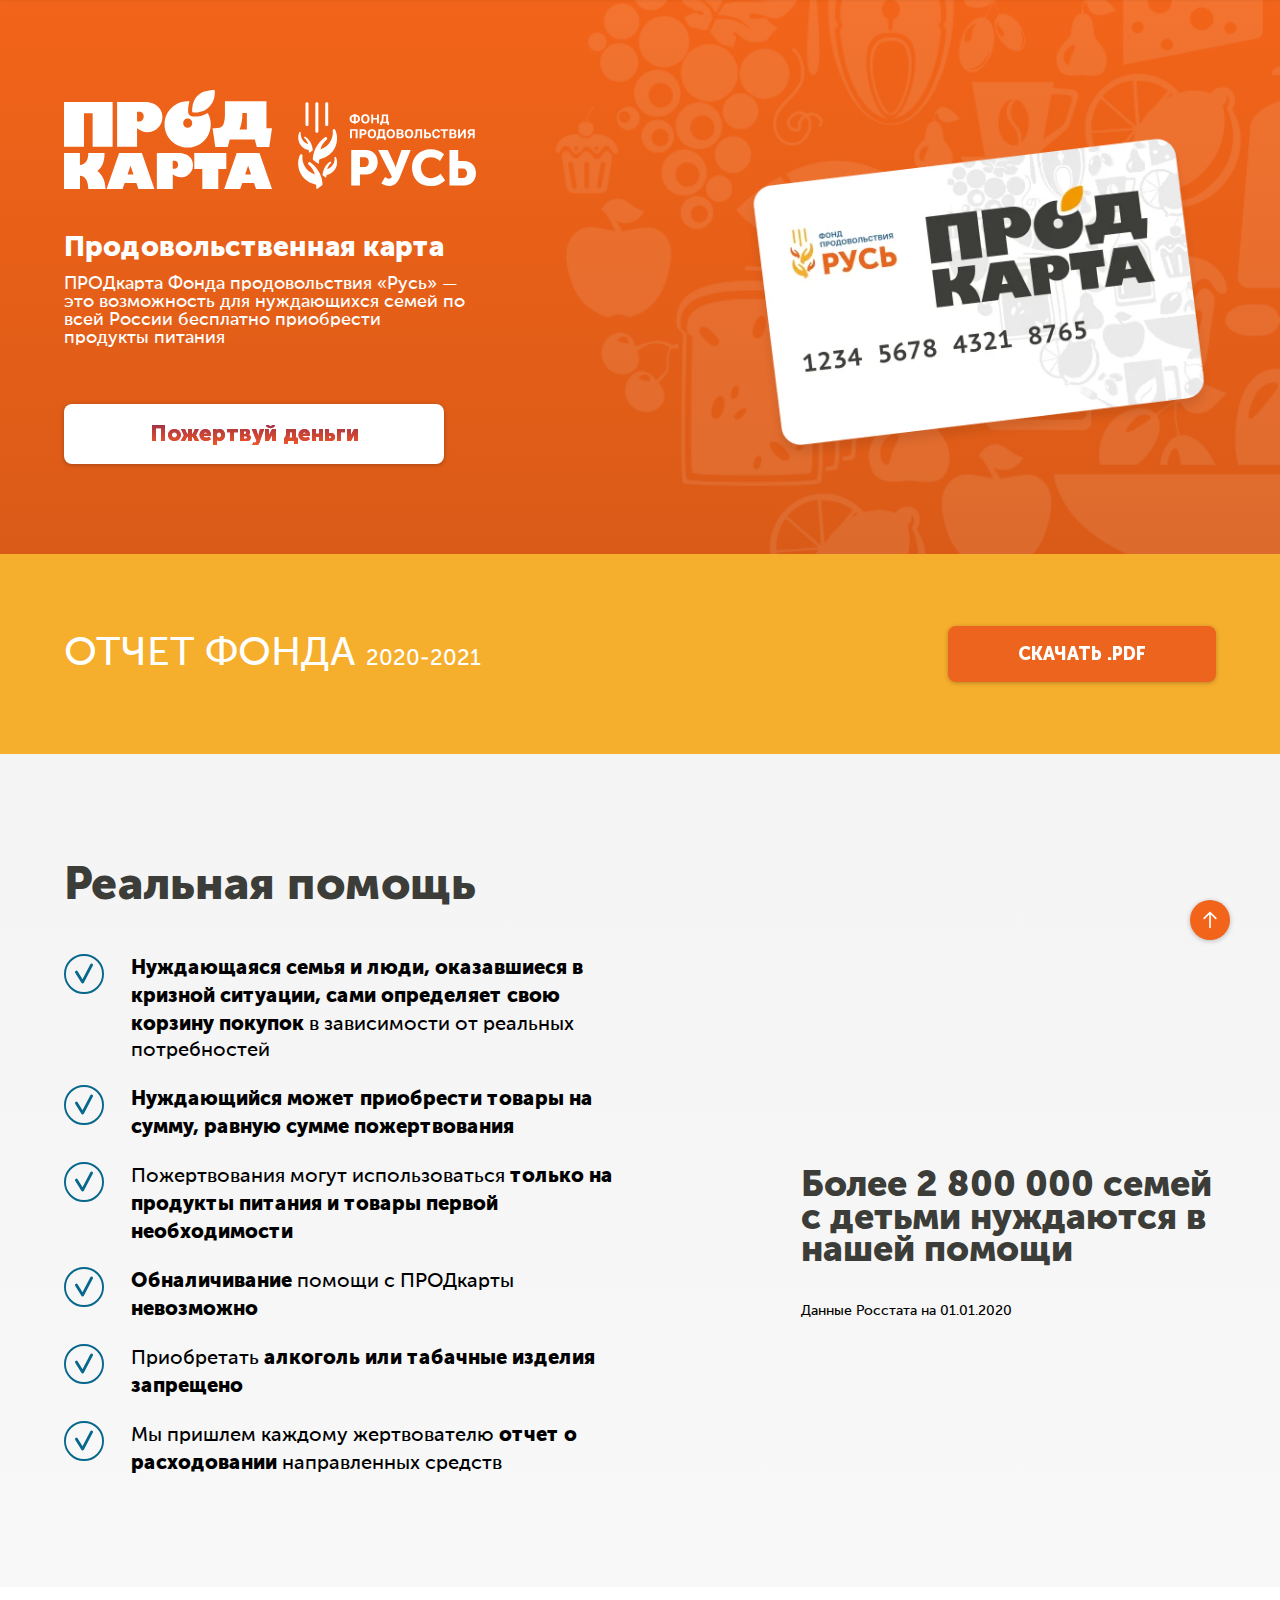
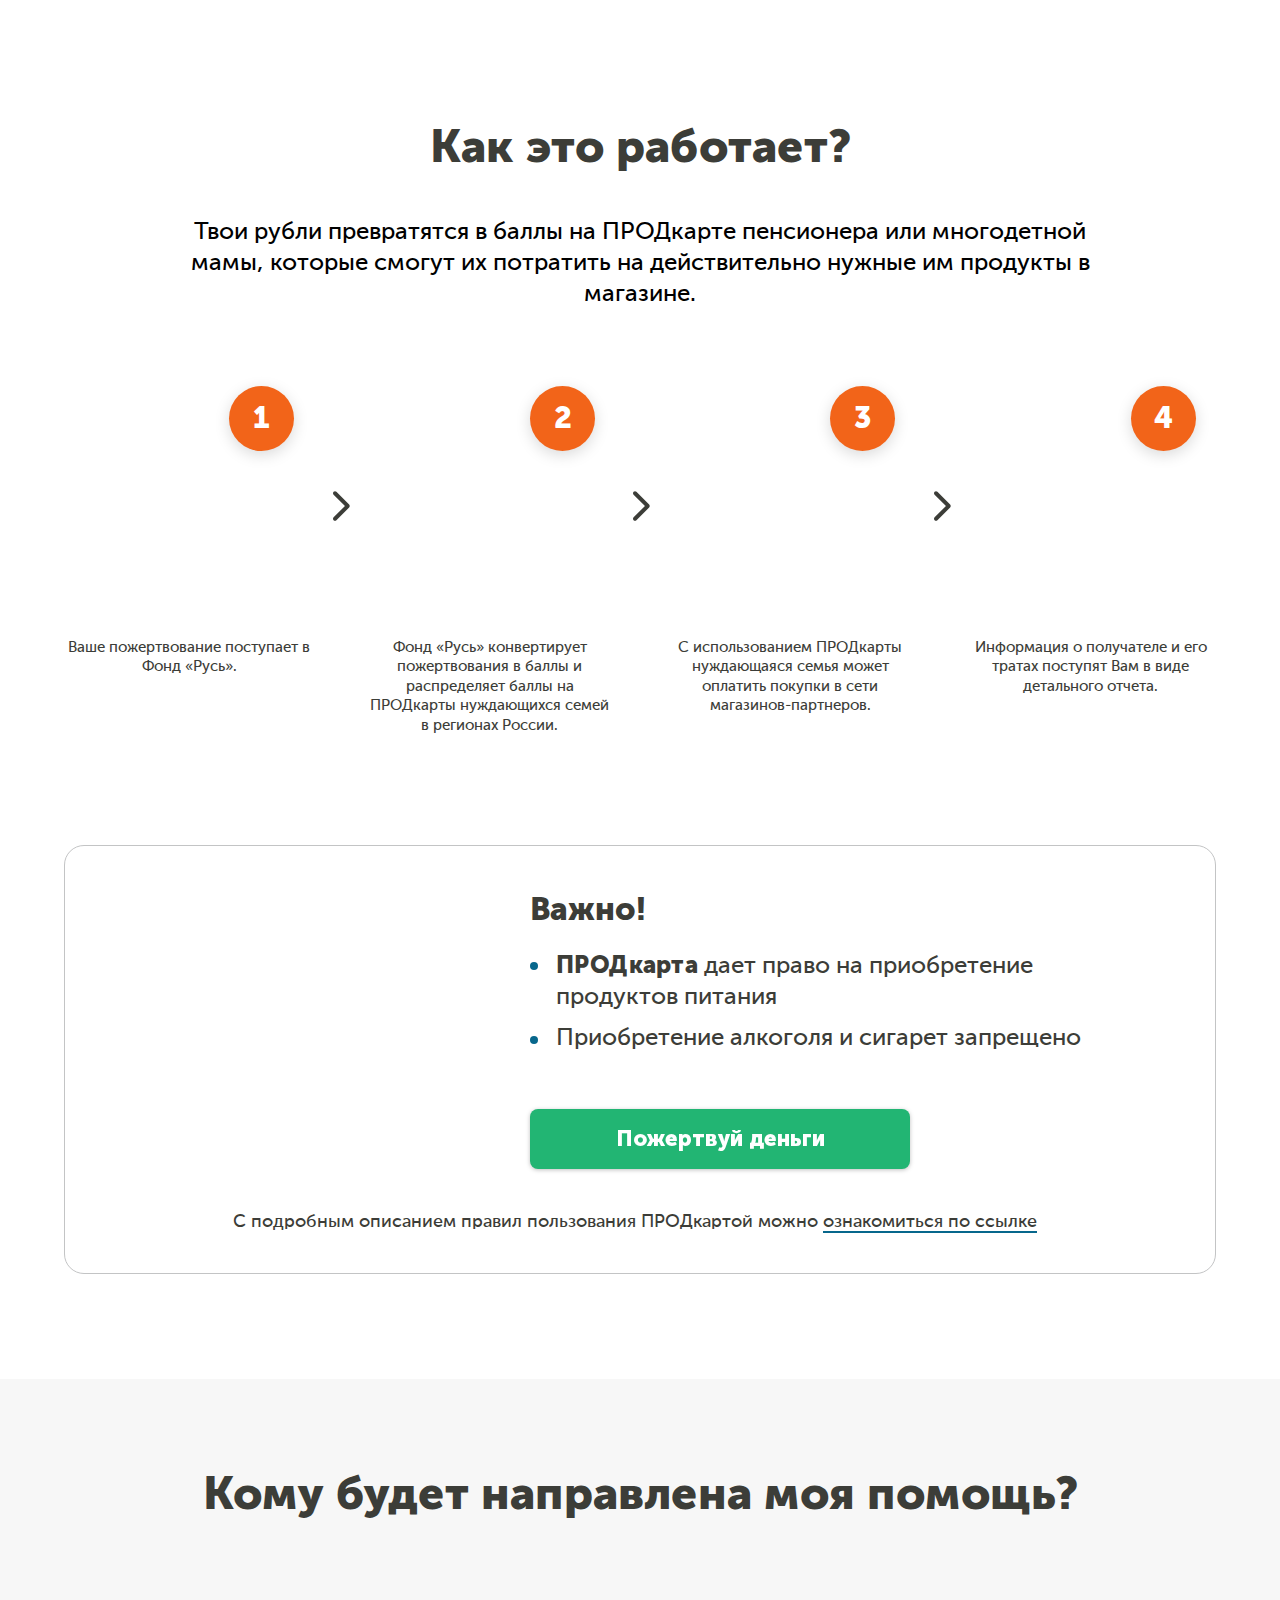
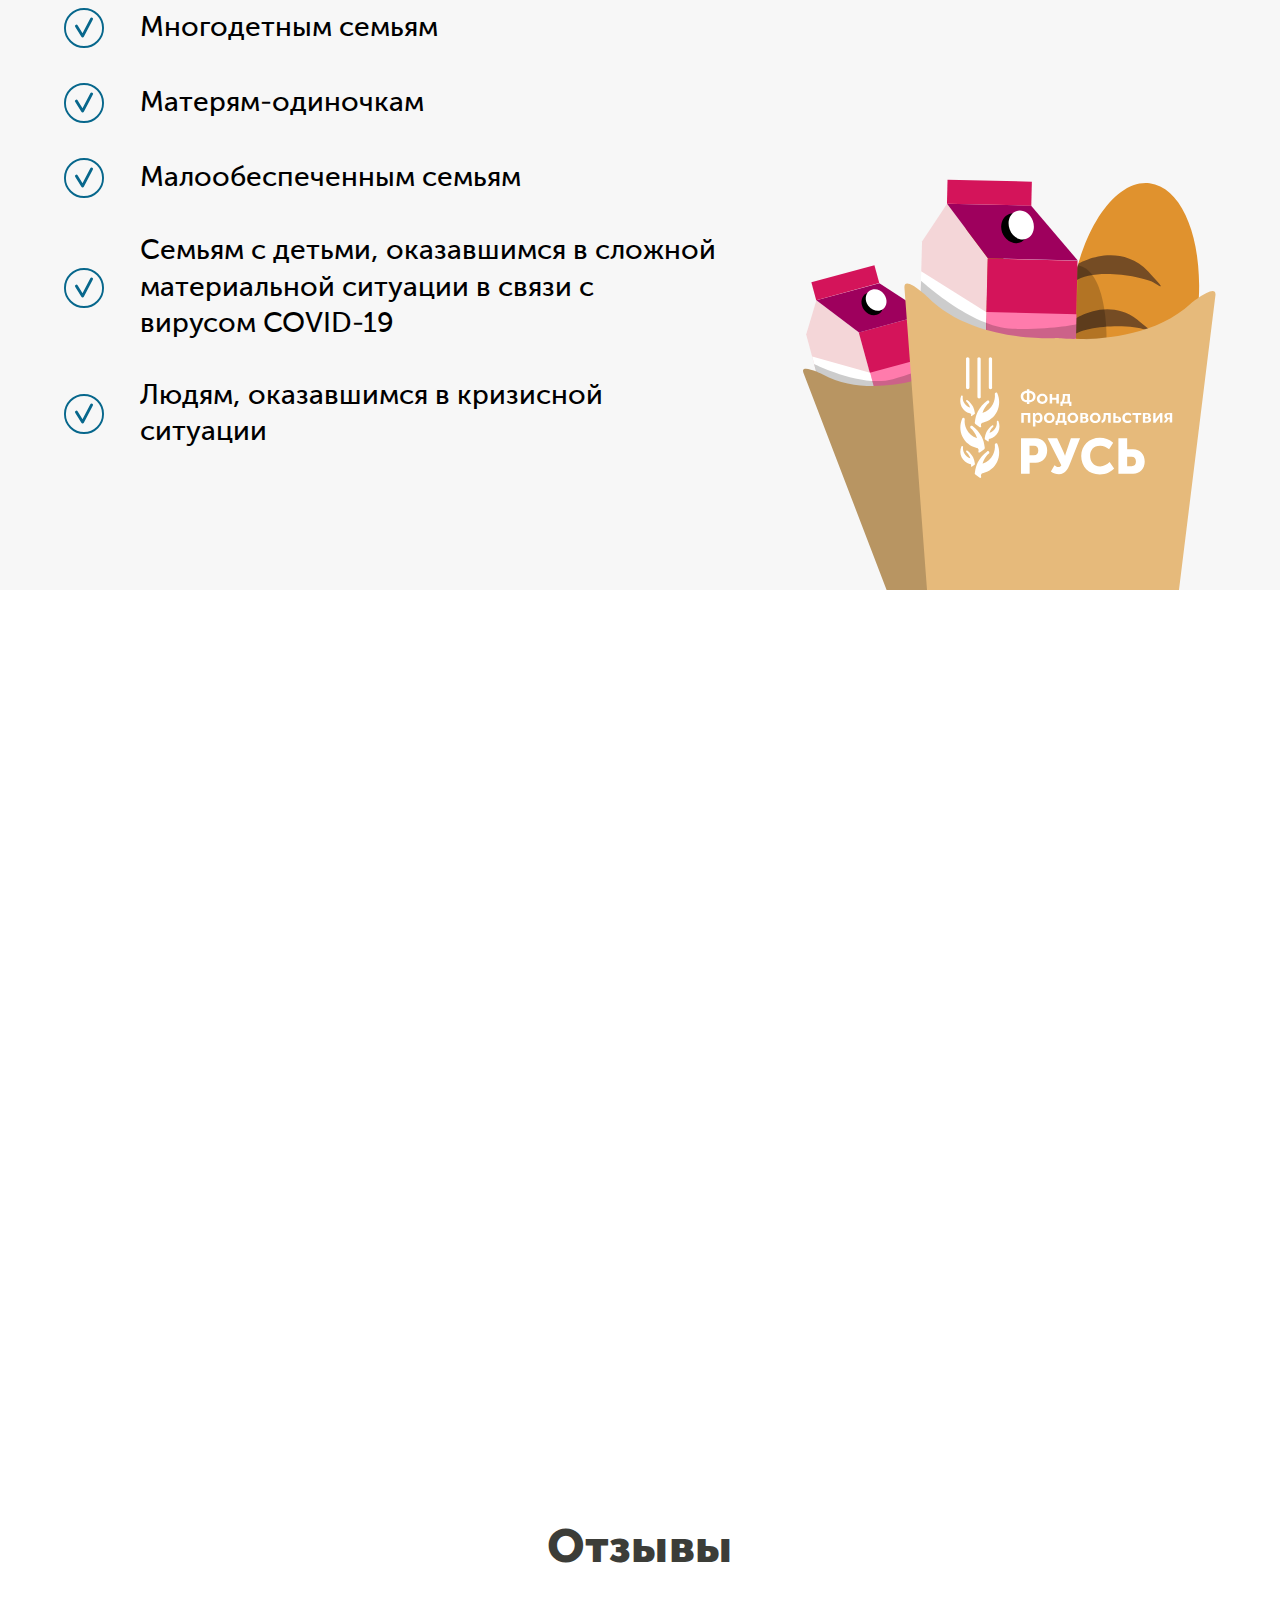
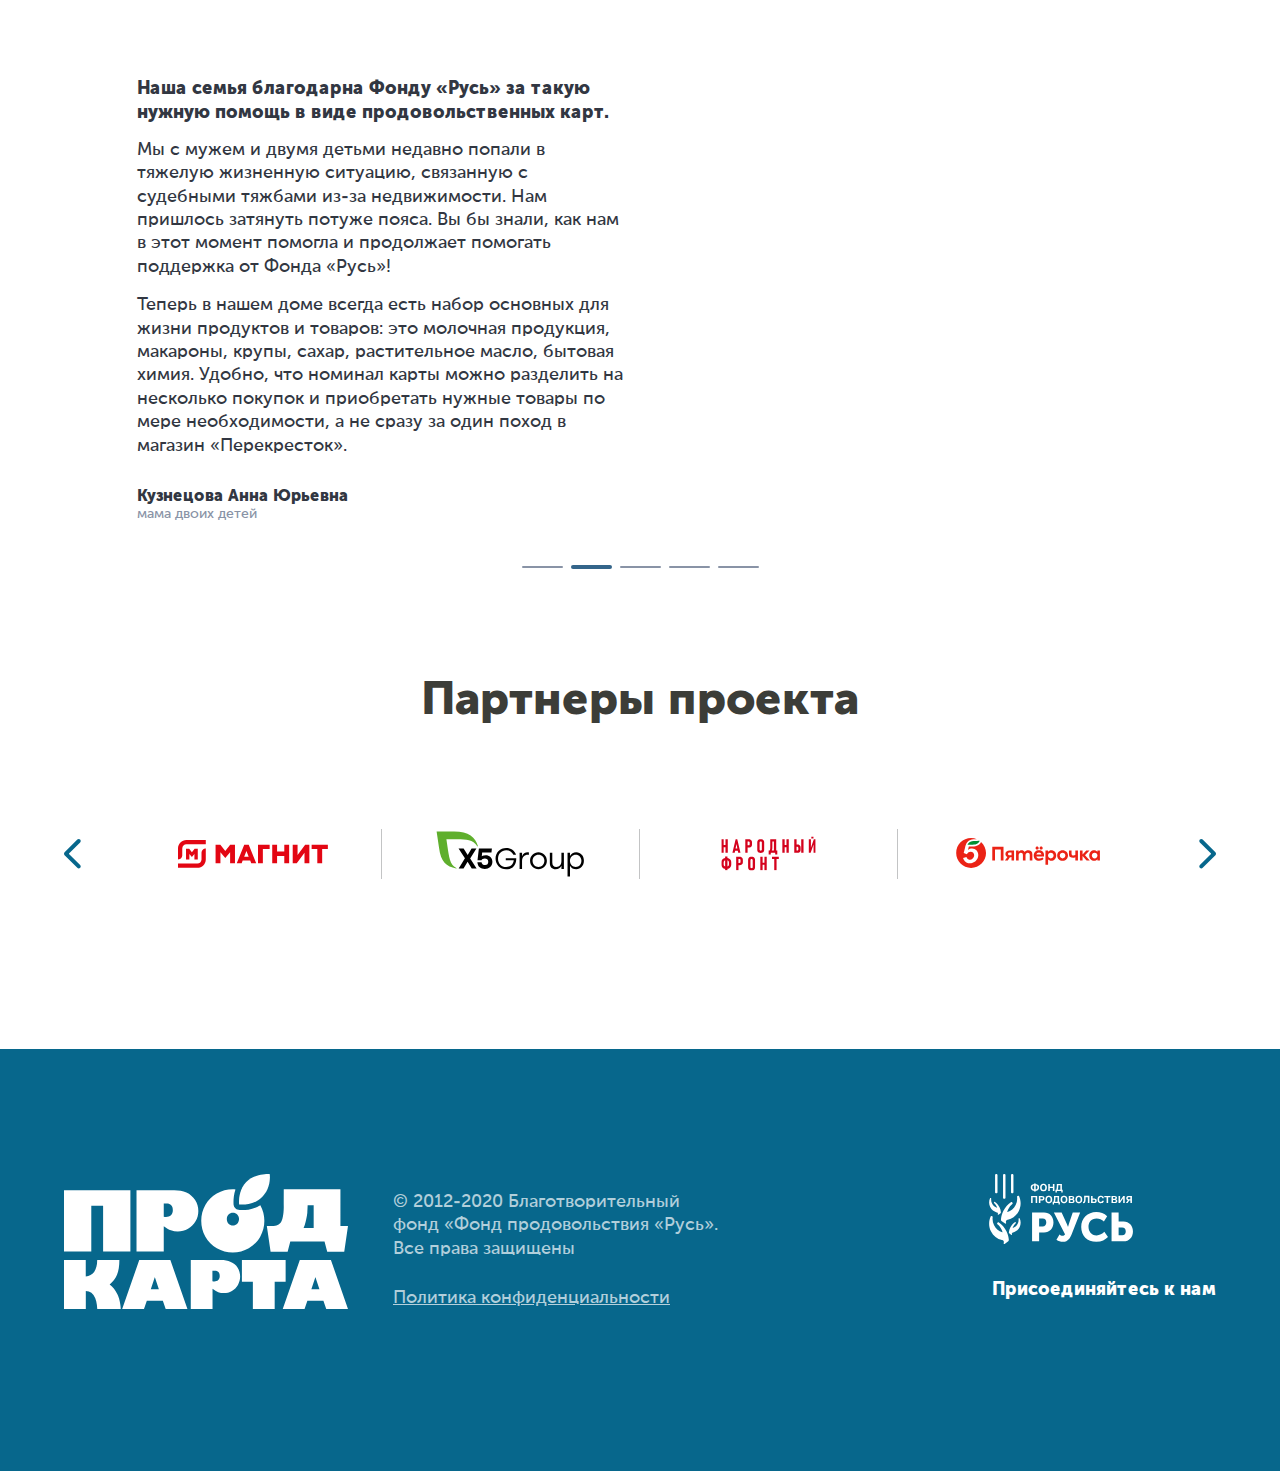
<file: ProdKarta/index.html>
<!DOCTYPE html><html lang="ru"><head><meta charset="UTF-8"><meta http-equiv="X-UA-Compatible" content="IE=edge"><meta name="viewport" content="width=device-width,initial-scale=1"><link rel="preload" as="style" href="assets/b88d04fba731603756b1.css"><link rel="stylesheet" href="assets/b88d04fba731603756b1.css" media="print" onload='this.media="all"'><title>ProdKarta</title><script defer="defer" src="./js/517.94bf00ecbb1c61f2de5c.js"></script><script defer="defer" src="./js/main.7685f39cfe9ef6a49009.js"></script><link href="./css/517.af72a1e510e4a6a63b93.css" rel="stylesheet"><link href="./css/main.ab07437b49084741dcfb.css" rel="stylesheet"></head><body><header class="header"><nav class="header__nav"><div class="header__container wrapper"><div class="header__left"><a href="index.html" class="header__home-link"><img width="83" height="39" src="assets/03b23aea977fba9daa8e.svg" alt="logo" class="header__image"> </a><a href="form.html" class="btn btn-organge-2">Пожертвуй деньги</a></div><div class="header__right"><ul class="header__list"><li class="header__link"><a href="rules.html" class="header__item">Правила</a></li><li class="header__link"><a href="#" class="header__item">О фонде</a></li><li class="header__link"><a href="#" class="header__item">Контакты</a></li></ul><span class="header__request">Присоединяйтесь к нам</span><div class="header__socials"><a target="_blank" href="https://vk.com/foodbankrus" class="header__social"><img width="32" height="32" src="assets/521b717f10f9e748660d.svg" alt="vk" class="header__socials-image"> </a><a target="_blank" href="https://ok.ru/group/52195138535626" class="header__social"><img width="32" height="32" src="assets/689932f1659d53c7e0d2.svg" alt="ok" class="header__socials-image"> </a><a target="_blank" href="https://t.me/foodbankrus" class="header__social"><img width="32" height="32" src="assets/8e26179597b099fa2851.svg" alt="tg" class="header__socials-image"></a></div></div><div class="header__burger"><span class="header__burger-icon"></span></div></div></nav><div class="header__wrapper wrapper"><div class="header__logo-container"><img width="208" height="99" src="assets/959f6f0ce204655c72c6.svg" alt="LOGO" class="header__logo"> <img width="178" height="87" src="assets/61a5f8a99c5215a2ab37.svg" alt="sublogo" class="header__sublogo"></div><div class="header__contain"><h1 class="header__title">Продовольственная карта</h1><p class="header__subtitle">ПРОДкарта Фонда продовольствия «Русь» — это возможность для нуждающихся семей по всей России бесплатно приобрести продукты питания</p><a href="form.html" class="btn btn-primary"><span>Пожертвуй деньги</span></a></div><picture><source width="474" height="329" srcset="assets/3bff069d0759e832fdf8.webp, assets/d6560587335ec1f6414f.webp 2x" type="image/webp"><img data-aos="fade-down" width="474" height="329" src="assets/78af78cbcad7e825a0d9.png" srcset="assets/a626e975c950a8761ffc.png 2x" alt="cart" class="header__cart"></picture></div><div class="header__block"><div class="header__block-wrapper wrapper"><h2 class="header__report">ОТЧЕТ ФОНДА <span class="header__years">2020-2021</span></h2><a href="#" class="btn btn-orange">Скачать .pdf</a></div></div></header><main><section class="help"><div class="help__wrapper wrapper"><h2 class="help__title title">Реальная помощь</h2><div class="help__right"><div class="help__image-block"><img data-aos="fade-left" width="286" height="286" loading="lazy" src="assets/3b0e9cf7d1d2d871d518.svg" alt="family" class="help__image"><div data-aos="fade-left" data-aos-delay="300" class="help__block"><span class="help__num">2 800 000+</span> <span class="help__need">семей нуждаются в помощи</span></div></div><p class="help__children">Более 2 800 000 семей с детьми нуждаются в нашей помощи</p><span class="help__stats">Данные Росстата на 01.01.2020</span></div><ul class="help__list"><li class="help__link"><img width="40" height="40" loading="lazy" src="assets/4fa0d3bbaf491aaa019c.svg" alt="ok" class="help__ok"><p class="help__text"><span class="bold">Нуждающаяся семья и люди, оказавшиеся в кризной ситуации, сами определяет свою корзину покупок</span> в зависимости от реальных потребностей</p></li><li class="help__link"><img width="40" height="40" loading="lazy" src="assets/4fa0d3bbaf491aaa019c.svg" alt="ok" class="help__ok"><p class="help__text"><span class="bold">Нуждающийся может приобрести товары на сумму, равную сумме пожертвования</span></p></li><li class="help__link"><img width="40" height="40" loading="lazy" src="assets/4fa0d3bbaf491aaa019c.svg" alt="ok" class="help__ok"><p class="help__text">Пожертвования могут использоваться <span class="bold">только на продукты питания и товары первой необходимости</span></p></li><li class="help__link"><img width="40" height="40" loading="lazy" src="assets/4fa0d3bbaf491aaa019c.svg" alt="ok" class="help__ok"><p class="help__text"><span class="bold">Обналичивание</span> помощи с ПРОДкарты <span class="bold">невозможно</span></p></li><li class="help__link"><img width="40" height="40" loading="lazy" src="assets/4fa0d3bbaf491aaa019c.svg" alt="ok" class="help__ok"><p class="help__text">Приобретать <span class="bold">алкоголь или табачные изделия запрещено</span></p></li><li class="help__link"><img width="40" height="40" loading="lazy" src="assets/4fa0d3bbaf491aaa019c.svg" alt="ok" class="help__ok"><p class="help__text">Мы пришлем каждому жертвователю <span class="bold">отчет о расходовании </span>направленных средств</p></li></ul></div></section><section class="frame frame-mob wrapper"><div class="frame__container"></div></section><section class="work"><div class="work__wrapper wrapper"><h2 class="work__title title">Как это работает?</h2><p class="work__subtitle">Твои рубли превратятся в баллы на ПРОДкарте пенсионера или многодетной мамы, которые смогут их потратить на действительно нужные им продукты в магазине.</p><ul class="work__list"><li class="work__link"><div class="work__image-container"><img data-aos="fade-right" width="210" height="210" loading="lazy" src="assets/bb61ec033163e8e72a86.svg" alt="image-1" class="work__image"> <span class="work__num">1</span></div><p class="work__text">Ваше пожертвование поступает в Фонд «Русь».</p></li><li class="work__link"><div class="work__image-container"><picture><source width="210" height="210" loading="lazy" srcset="assets/070984460a17029c15bc.webp, assets/60aadff7d234c9c3e8f1.webp 2x" type="image/webp" class="work__image"><img data-aos="fade-right" data-aos-delay="150" width="210" height="210" loading="lazy" src="assets/847856f54c37707a744e.png" srcset="assets/fe182ada5e44ff5b0d65.png 2x" alt="image-2" class="work__image"></picture><span class="work__num">2</span></div><p class="work__text">Фонд «Русь» конвертирует пожертвования в баллы и распределяет баллы на ПРОДкарты нуждающихся семей в регионах России.</p></li><li class="work__link"><div class="work__image-container"><img data-aos="fade-right" data-aos-delay="300" width="210" height="210" loading="lazy" src="assets/2f0afe6995886f0dc031.svg" alt="image-3" class="work__image"> <span class="work__num">3</span></div><p class="work__text">С использованием ПРОДкарты нуждающаяся семья может оплатить покупки в сети магазинов-партнеров.</p></li><li class="work__link"><div class="work__image-container"><img data-aos="fade-right" data-aos-delay="500" width="210" height="210" loading="lazy" src="assets/97d7fa0984e1fe242a67.svg" alt="image-4" class="work__image"> <span class="work__num">4</span></div><p class="work__text">Информация о получателе и его тратах поступят Вам в виде детального отчета.</p></li></ul></div><div class="work__block wrapper"><div class="work__flex"><div class="work__left"><img data-aos="fade-right" width="257" height="256" src="assets/685d5731afaf78027ac5.svg" loading="lazy" alt="good" class="work__good"> <img data-aos="fade-right" data-aos-delay="200" width="257" height="256" src="assets/1957c68d2ca7cd7b6389.svg" loading="lazy" alt=" bad" class="work__bad"></div><div class="work__right"><h4 class="work__danger">Важно!</h4><ul class="work__danger-list"><li class="work__item"><span class="bold">ПРОДкарта</span> дает право на приобретение продуктов питания</li><li class="work__item">Приобретение алкоголя и сигарет запрещено</li></ul><a href="form.html" class="btn btn-secondary">Пожертвуй деньги</a></div></div><p class="work__description">С подробным описанием правил пользования ПРОДкартой можно <a href="rules.html" class="work__href">ознакомиться по ссылке</a></p></div></section><section class="who"><div class="who__wrpaper wrapper"><h3 class="who__title title">Кому будет направлена моя помощь?</h3><div class="who__flex"><ul class="who__list"><li class="who__link"><img width="40" height="40" loading="lazy" src="assets/4fa0d3bbaf491aaa019c.svg" alt="ok" class="who__ok"> <span class="who__text">Многодетным семьям</span></li><li class="who__link"><img width="40" height="40" loading="lazy" src="assets/4fa0d3bbaf491aaa019c.svg" alt="ok" class="who__ok"> <span class="who__text">Матерям-одиночкам</span></li><li class="who__link"><img width="40" height="40" loading="lazy" src="assets/4fa0d3bbaf491aaa019c.svg" alt="ok" class="who__ok"> <span class="who__text">Малообеспеченным семьям</span></li><li class="who__link"><img width="40" height="40" loading="lazy" src="assets/4fa0d3bbaf491aaa019c.svg" alt="ok" class="who__ok"> <span class="who__text">Семьям с детьми, оказавшимся в сложной материальной ситуации в связи с вирусом COVID-19</span></li><li class="who__link"><img width="40" height="40" loading="lazy" src="assets/4fa0d3bbaf491aaa019c.svg" alt="ok" class="who__ok"> <span class="who__text">Людям, оказавшимся в кризисной ситуации</span></li></ul><svg class="who__image" width="413px" height="442px" viewBox="0 0 413 442" version="1.1" xmlns="http://www.w3.org/2000/svg" xmlns:xlink="http://www.w3.org/1999/xlink"><g id="Page-1" stroke="none" stroke-width="1" fill="none" fill-rule="evenodd"><g id="icon" fill-rule="nonzero"><path d="M221.484,148.839 C230.291,201.913 215.923,248.525 189.041,253.14 C162.158,257.756 132.959,218.065 124.153,164.992 C115.346,111.918 129.714,65.3049 156.597,60.6898 C183.479,56.5362 212.678,95.7647 221.484,148.839 Z" id="Path" fill="#C67822"></path><path d="M121.835,136.839 C121.835,136.839 145.936,110.995 175.6,127.147 C185.333,133.147 194.139,137.301 183.479,134.532 C172.819,131.763 132.959,136.839 123.226,150.685 C122.762,151.146 120.445,143.3 121.835,136.839 Z" id="Path" fill="#754C24"></path><path d="M128.788,182.068 C128.788,182.068 148.254,154.838 177.917,165.915 C187.65,170.068 196.456,172.837 186.26,171.914 C176.063,170.53 138.984,180.683 131.568,194.99 C131.568,194.99 128.324,188.067 128.788,182.068 Z" id="Path" fill="#754C24"></path><g id="animate-1" transform="translate(3.182620, 97.245800)"><polygon id="Path" fill="#F4D6D8" points="72.30368 139.2812 52.83728 67.2852 10.19668 34.9792 0 69.1312 13.90458 120.8202"></polygon><polygon id="Path" fill="#D4145A" points="120.57638 48.7792 52.59958 67.2012 72.31678 139.3422 140.29338 120.9202"></polygon><polygon id="Path" fill="#FF7BAC" points="131.62638 89.1152 63.64988 107.5292 72.28808 139.1472 140.26538 120.7322"></polygon><polygon id="Path" fill="#9E005D" points="10.19678 34.9792 73.23078 17.9032 120.50638 48.8242 52.83738 67.2842"></polygon><polygon id="Path" fill="#D4145A" points="68.22998 0 5.17236 17.0882 10.04078 34.9012 73.09838 17.8122"></polygon><polygon id="Path" fill="#FFFFFF" points="63.96098 107.4362 6.02539 91.2832 13.90468 120.8202 72.30378 139.2802"></polygon><path d="M74.15748,32.6712 C77.86528,37.7482 77.86528,44.6702 73.23048,48.3622 C68.59558,51.5932 62.10678,50.2092 57.93548,44.6702 C54.22758,39.5942 54.22758,32.6712 58.86238,28.9792 C63.49728,25.7482 69.98608,27.1332 74.15748,32.6712 Z" id="Path" fill="#000000"></path><path d="M77.86548,28.9792 C81.57338,34.0552 81.10988,40.5172 76.93848,43.7472 C72.76708,46.9782 66.27838,45.5932 62.10698,40.5172 C58.39908,35.4402 58.86258,28.9792 63.03398,25.7482 C67.66878,22.5182 74.15758,23.9022 77.86548,28.9792 Z" id="Path" fill="#FFFFFF"></path><path d="M10.19728,107.4362 L7.87988,98.6672 C7.87988,98.6672 56.08228,122.6652 86.67238,113.8972 C117.72538,105.5892 133.48438,96.3592 133.48438,96.3592 L136.26538,106.9742 C136.26538,107.4362 63.96158,143.8952 10.19728,107.4362 Z" id="Path" fill="#000000" opacity="0.2"></path></g><path d="M217.776,152.993 C191.821,197.298 126.47,208.374 126.47,208.374 C126.47,208.374 64.8262,231.45 19.8682,206.528 C19.8682,206.528 -3.30607,194.99 0.401814,204.682 L88.9275,435.9 L181.624,410.978 L275.712,385.595 L234.462,141.916 C232.144,131.302 217.776,152.993 217.776,152.993 Z" id="Path" fill="#B89562"></path><path d="M162.622,196.836 C162.622,196.836 148.253,146.531 124.616,149.3 L139.911,204.681 C139.447,204.681 148.253,203.758 162.622,196.836 Z" id="Path" fill="#000000" opacity="0.2"></path><g id="animate-3" transform="translate(265.978000, 15.000001)"><path d="M128.385,131.763001 C120.043,200.067001 84.818,252.218001 50.056,248.064001 C14.832,243.910001 -6.489,184.837001 2.318,116.533001 C10.66,48.2292005 45.885,-3.92174948 80.647,0.231866517 C115.408,4.38548052 136.728,63.4591005 128.385,131.763001 Z" id="Path" fill="#E0922E"></path><path d="M9.733,80.5351005 C9.733,80.5351005 49.129,57.4595005 79.255,88.3808005 C88.989,99.4571005 98.258,107.764001 86.208,100.380001 C74.157,92.9959005 23.174,84.6887005 6.025,98.5341005 C5.561,98.5341005 6.025,87.9193005 9.733,80.5351005 Z" id="Path" fill="#754C24"></path><path d="M1.854,138.685001 C1.854,138.685001 35.688,112.379001 68.132,136.378001 C78.792,145.608001 88.526,151.608001 76.012,146.531001 C63.497,141.454001 14.832,140.531001 0,155.300001 C0.464,155.761001 -0.927,146.070001 1.854,138.685001 Z" id="Path" fill="#754C24"></path></g><g id="animate-2" transform="translate(117.199000, 11.686800)"><polygon id="Path" fill="#F4D6D8" points="65.352 174.5342 67.669 78.54 26.882 24.0815 1.854 61.9255 -7.10542736e-15 131.1522"></polygon><polygon id="Path" fill="#D4145A" points="67.461 78.8374 65.176 174.3422 155.065 176.4752 157.35 80.9705"></polygon><polygon id="Path" fill="#FF7BAC" points="66.494 132.3442 65.49 174.3292 155.38 176.4602 156.383 134.4752"></polygon><polygon id="Path" fill="#9E005D" points="26.882 24.0815 110.773 25.9276 157.585 80.8475 67.669 78.54"></polygon><polygon id="Path" fill="#D4145A" points="27.336 0 26.759 23.9914 111.088 26.0004 111.665 2.0089"></polygon><polygon id="Path" fill="#FFFFFF" points="66.279 132.5372 0.927 91.4622 -7.10542736e-15 131.1522 65.352 174.5342"></polygon><path d="M106.601,43.9267 C109.382,51.7724 106.601,60.0796 99.649,62.8487 C92.697,65.1562 85.281,61.0026 82.037,53.1569 C79.256,45.3112 82.037,37.004 88.989,34.2349 C95.941,31.9273 103.357,36.081 106.601,43.9267 Z" id="Path" fill="#000000"></path><path d="M112.627,41.1571 C115.408,48.5413 112.627,56.8486 106.138,59.1561 C99.649,61.4637 92.233,57.3101 89.452,49.4644 C86.672,42.0802 89.452,33.7729 95.941,31.4654 C102.43,29.1578 109.846,33.3114 112.627,41.1571 Z" id="Path" fill="#FFFFFF"></path><path d="M0.464,113.1532 L0.928,101.1542 C0.928,101.1542 51.447,147.7672 92.234,149.1512 C133.021,150.0742 156.195,144.5362 156.195,144.5362 L155.732,158.8432 C155.732,158.8432 53.301,177.3032 0.464,113.1532 Z" id="Path" fill="#000000" opacity="0.2"></path></g><path d="M387.875,135.455 C339.672,180.222 254.855,170.068 254.855,170.068 C254.855,170.068 170.964,176.068 124.615,128.994 C124.615,128.994 100.514,106.38 101.441,119.763 L125.079,436.361 L248.366,439.13 L373.507,441.899 L412.44,127.148 C413.83,114.225 387.875,135.455 387.875,135.455 Z" id="Path" fill="#E6BA7B"></path><path d="M217.879,270.296 L232.671,270.296 C239.608,270.296 244.19,275.4 244.19,282.467 C244.19,289.534 239.477,294.769 232.671,294.769 L226.649,294.769 L226.649,305.762 L218.01,305.762 L218.01,270.296 L217.879,270.296 Z M230.838,287.309 C233.849,287.309 235.289,285.215 235.289,282.467 C235.289,279.588 233.849,277.756 230.969,277.756 L226.518,277.756 L226.518,287.309 L230.838,287.309 Z" id="Shape" fill="#FFFFFF"></path><path d="M251.52,297.256 C252.436,298.041 253.745,299.088 255.447,299.088 C256.887,299.088 257.803,298.433 258.327,297.256 L244.583,270.297 L254.138,270.297 L260.029,282.991 C261.207,285.477 261.992,287.702 261.992,287.702 L262.123,287.702 C262.123,287.702 262.647,285.477 263.563,282.991 L267.883,270.166 L277.046,270.166 L266.574,296.732 C264.872,300.92 262.254,306.155 255.971,306.155 C252.829,306.155 250.342,305.239 247.855,303.537 L251.52,297.256 Z" id="Path" fill="#FFFFFF"></path><path d="M296.811,269.773 C301.524,269.773 306.629,271.344 310.163,274.746 L306.105,281.29 C303.88,279.327 300.346,277.626 297.204,277.626 C290.135,277.626 287.125,282.599 287.125,287.702 C287.125,292.937 290.266,298.434 297.204,298.434 C300.738,298.434 304.142,296.471 306.629,294.115 L311.079,300.528 C307.938,303.799 303.356,306.417 296.811,306.417 C285.423,306.417 278.224,298.565 278.224,287.964 C278.224,277.626 285.947,269.773 296.811,269.773 Z" id="Path" fill="#FFFFFF"></path><path d="M315.53,270.296 L324.169,270.296 L324.169,281.289 L330.191,281.289 C337.128,281.289 341.71,286.393 341.71,293.591 C341.71,300.789 336.997,305.762 330.191,305.762 L315.399,305.762 L315.399,270.296 L315.53,270.296 Z M328.62,298.302 C331.5,298.302 332.939,296.339 332.939,293.591 C332.939,290.712 331.5,288.749 328.489,288.749 L324.169,288.749 L324.169,298.302 L328.62,298.302 Z" id="Shape" fill="#FFFFFF"></path><path d="M181.751,270.035 C182.013,268.072 182.536,265.978 183.453,264.015 C184.762,261.398 186.856,259.042 189.081,257.472 C189.343,257.341 189.605,257.21 189.998,257.341 C190.39,257.602 190.521,257.995 190.39,258.518 C190.39,258.649 190.259,258.649 190.259,258.78 C189.081,259.827 188.034,261.136 187.249,262.706 C186.987,263.361 186.725,263.884 186.594,264.538 L186.463,264.8 L186.725,264.8 C189.212,263.884 191.438,262.183 192.747,259.565 C193.663,257.602 194.056,255.639 193.794,253.676 C193.794,253.545 193.794,253.284 193.925,253.153 C194.186,252.76 194.579,252.629 194.972,252.76 C195.103,252.891 195.234,252.891 195.365,253.022 C196.804,256.425 196.935,260.351 195.234,264.015 C193.532,267.418 190.521,269.773 187.118,270.689 C186.856,270.689 186.725,270.82 186.463,270.82 C186.202,270.951 186.071,271.082 185.809,271.344 L185.809,271.475 C185.678,271.605 185.678,271.867 185.678,271.998 C185.678,271.998 185.678,272.521 185.809,272.914 L185.809,273.045 C185.809,273.307 185.547,273.568 185.285,273.568 C185.154,273.568 185.023,273.568 185.023,273.438 L182.144,271.475 C181.882,271.344 181.751,271.082 181.751,270.689 C181.751,270.689 181.751,270.166 181.751,270.035 Z" id="Path" fill="#FFFFFF"></path><path d="M181.62,278.803 C181.228,275.4 180.311,271.998 178.74,268.857 C176.515,264.408 173.112,260.612 169.447,257.995 C169.054,257.733 168.53,257.602 168.007,257.864 C167.352,258.257 167.09,259.042 167.352,259.827 C167.352,259.958 167.483,260.089 167.614,260.22 C169.708,261.921 171.41,264.146 172.719,266.763 C173.243,267.81 173.505,268.726 173.897,269.773 L174.028,270.166 L173.635,270.035 C169.447,268.595 165.651,265.585 163.556,261.267 C161.985,257.995 161.331,254.723 161.724,251.321 C161.724,251.059 161.724,250.797 161.593,250.535 C161.2,249.881 160.415,249.619 159.76,249.881 C159.498,250.012 159.367,250.143 159.236,250.405 C156.749,256.032 156.618,262.706 159.498,268.726 C162.378,274.484 167.352,278.28 173.112,279.719 C173.505,279.85 173.897,279.85 174.159,279.981 C174.552,280.112 174.944,280.504 175.206,280.897 L175.337,281.028 C175.468,281.29 175.599,281.682 175.599,281.944 C175.599,281.944 175.599,282.86 175.337,283.383 C175.337,283.514 175.337,283.514 175.337,283.645 C175.337,284.169 175.73,284.561 176.253,284.561 C176.384,284.561 176.646,284.43 176.777,284.43 L181.228,281.159 C181.62,280.897 181.751,280.374 181.882,279.85 C181.751,279.981 181.62,279.065 181.62,278.803 Z" id="Path" fill="#FFFFFF"></path><path d="M171.803,244.778 C171.541,242.815 171.018,240.721 170.101,238.758 C168.792,236.14 166.698,233.785 164.473,232.214 C164.211,232.083 163.949,231.952 163.556,232.083 C163.164,232.345 163.033,232.738 163.164,233.261 C163.164,233.392 163.295,233.392 163.295,233.523 C164.473,234.57 165.52,235.879 166.305,237.449 C166.567,238.103 166.829,238.627 166.96,239.281 L167.091,239.543 L166.829,239.543 C164.342,238.627 162.116,236.925 160.807,234.308 C159.891,232.345 159.498,230.382 159.76,228.419 C159.76,228.288 159.76,228.026 159.629,227.896 C159.368,227.503 158.975,227.372 158.582,227.503 C158.451,227.634 158.32,227.634 158.189,227.765 C156.88,231.036 156.88,235.093 158.582,238.627 C160.284,242.029 163.295,244.385 166.698,245.301 C166.96,245.301 167.091,245.432 167.352,245.432 C167.614,245.563 167.745,245.694 168.007,245.955 L168.007,246.086 C168.138,246.217 168.138,246.479 168.138,246.61 C168.138,246.61 168.138,247.133 168.007,247.526 L168.007,247.657 C168.007,247.918 168.269,248.18 168.53,248.18 C168.661,248.18 168.792,248.18 168.792,248.049 L171.541,246.086 C171.803,245.955 171.934,245.694 171.934,245.301 C171.934,245.432 171.934,244.909 171.803,244.778 Z" id="Path" fill="#FFFFFF"></path><path d="M171.935,253.546 C172.327,250.143 173.244,246.741 174.814,243.6 C177.04,239.15 180.443,235.355 184.108,232.738 C184.501,232.476 185.025,232.345 185.548,232.607 C186.203,233 186.595,233.785 186.203,234.57 C186.203,234.701 186.072,234.832 185.941,234.963 C183.847,236.664 182.145,238.889 180.836,241.506 C180.312,242.553 180.05,243.6 179.658,244.516 L179.527,244.909 L179.92,244.778 C184.108,243.338 187.904,240.328 189.999,236.01 C191.57,232.738 192.224,229.466 191.831,226.064 C191.831,225.802 191.831,225.54 191.962,225.278 C192.355,224.624 193.14,224.362 193.795,224.624 C194.057,224.755 194.188,224.886 194.318,225.147 C196.806,230.775 196.936,237.449 194.057,243.469 C191.177,249.227 186.203,253.023 180.443,254.462 C180.05,254.593 179.658,254.593 179.396,254.724 C179.003,254.855 178.611,255.247 178.349,255.64 L178.218,255.771 C178.087,256.033 177.956,256.425 177.956,256.687 C177.956,256.687 177.956,257.603 178.218,258.126 C178.218,258.257 178.218,258.257 178.218,258.388 C178.218,258.912 177.825,259.304 177.302,259.304 C177.171,259.304 176.909,259.173 176.778,259.173 L172.327,255.902 C171.935,255.64 171.804,255.116 171.673,254.593 C171.935,254.724 171.935,253.808 171.935,253.546 Z" id="Path" fill="#FFFFFF"></path><path d="M171.802,295.293 C171.54,293.33 171.016,291.236 170.1,289.273 C168.791,286.656 166.697,284.3 164.471,282.73 C164.21,282.599 163.948,282.468 163.555,282.599 C163.162,282.86 163.032,283.253 163.162,283.777 C163.162,283.907 163.293,283.907 163.293,284.038 C164.471,285.085 165.519,286.394 166.304,287.964 C166.828,288.619 166.959,289.273 167.22,289.927 L167.351,290.189 L167.089,290.189 C164.602,289.273 162.377,287.572 161.068,284.954 C160.152,282.991 159.759,281.028 160.021,279.065 C160.021,278.934 160.021,278.673 159.89,278.542 C159.628,278.149 159.235,278.018 158.843,278.149 C158.581,278.149 158.45,278.149 158.45,278.28 C157.01,281.683 156.879,285.609 158.581,289.273 C160.283,292.676 163.293,295.031 166.697,295.947 C166.959,295.947 167.089,296.078 167.351,296.078 C167.613,296.209 167.744,296.34 168.006,296.602 L168.006,296.733 C168.137,296.863 168.137,297.125 168.137,297.256 C168.137,297.256 168.137,297.78 168.006,298.172 L168.006,298.303 C168.006,298.565 168.268,298.826 168.529,298.826 C168.66,298.826 168.791,298.826 168.791,298.696 L171.54,296.733 C171.802,296.602 171.933,296.209 171.933,295.947 C171.933,296.078 171.933,295.424 171.802,295.293 Z" id="Path" fill="#FFFFFF"></path><path d="M171.933,304.192 C172.326,300.79 173.242,297.387 174.813,294.246 C177.038,289.797 180.442,286.001 184.107,283.384 C184.5,283.122 185.023,282.991 185.547,283.253 C186.201,283.646 186.594,284.431 186.201,285.216 C186.201,285.347 186.07,285.478 185.939,285.609 C183.845,287.31 182.143,289.535 180.834,292.152 C180.311,293.199 180.049,294.115 179.656,295.162 L179.525,295.555 L179.918,295.424 C184.107,293.984 187.903,290.974 189.997,286.656 C191.568,283.384 192.223,280.112 191.83,276.71 C191.83,276.448 191.83,276.186 191.961,275.925 C192.353,275.27 193.139,275.008 193.793,275.27 C194.055,275.401 194.186,275.532 194.317,275.794 C196.804,281.421 196.935,288.095 194.055,294.115 C191.175,299.874 186.201,303.669 180.442,305.108 C180.049,305.239 179.656,305.239 179.394,305.37 C179.002,305.501 178.609,305.894 178.347,306.286 L178.216,306.417 C178.085,306.679 177.955,307.071 177.955,307.333 C177.955,307.333 177.955,308.249 178.216,308.773 C178.216,308.904 178.216,308.904 178.216,309.034 C178.216,309.558 177.824,309.95 177.3,309.95 C177.169,309.95 176.907,309.82 176.776,309.82 L172.326,306.548 C171.933,306.286 171.802,305.763 171.671,305.239 C171.933,305.37 171.933,304.323 171.933,304.192 Z" id="Path" fill="#FFFFFF"></path><path d="M166.437,219.52 C166.437,220.436 165.652,221.221 164.736,221.221 C163.819,221.221 163.034,220.436 163.034,219.52 L163.034,190.859 C162.903,189.943 163.688,189.158 164.605,189.158 C165.652,189.158 166.437,189.943 166.437,190.859 L166.437,219.52 Z" id="Path" fill="#FFFFFF"></path><path d="M189.214,219.52 C189.214,220.436 188.429,221.221 187.512,221.221 C186.596,221.221 185.811,220.436 185.811,219.52 L185.811,190.859 C185.68,189.943 186.465,189.158 187.382,189.158 C188.298,189.158 189.083,189.943 189.083,190.859 L189.083,219.52 L189.214,219.52 Z" id="Path" fill="#FFFFFF"></path><path d="M177.825,228.811 C177.825,229.728 177.04,230.513 176.124,230.513 C175.207,230.513 174.422,229.728 174.422,228.811 L174.422,190.859 C174.291,189.943 175.077,189.158 175.993,189.158 C176.909,189.158 177.695,189.943 177.695,190.859 L177.695,228.811 L177.825,228.811 Z" id="Path" fill="#FFFFFF"></path><path d="M223.901,222.792 L223.901,221.352 L226.388,221.352 L226.388,222.792 C230.054,222.792 232.541,225.147 232.541,228.419 C232.541,231.822 230.054,234.177 226.388,234.177 L226.388,235.879 L223.901,235.879 L223.901,234.177 C220.236,234.177 217.749,231.822 217.749,228.419 C217.749,225.147 220.236,222.792 223.901,222.792 Z M223.901,232.083 L223.901,224.886 C221.676,224.886 220.236,226.325 220.236,228.419 C220.236,230.644 221.807,232.083 223.901,232.083 Z M230.054,228.419 C230.054,226.325 228.483,224.886 226.388,224.886 L226.388,232.083 C228.614,232.083 230.054,230.644 230.054,228.419 Z" id="Shape" fill="#FFFFFF"></path><path d="M239.216,225.67 C242.227,225.67 244.583,227.764 244.583,230.774 C244.583,233.784 242.227,235.878 239.216,235.878 C236.206,235.878 233.85,233.784 233.85,230.774 C233.981,227.764 236.337,225.67 239.216,225.67 Z M239.347,233.784 C240.918,233.784 242.227,232.606 242.227,230.774 C242.227,228.942 240.918,227.764 239.347,227.764 C237.777,227.764 236.468,228.942 236.468,230.774 C236.337,232.606 237.646,233.784 239.347,233.784 Z" id="Shape" fill="#FFFFFF"></path><polygon id="Path" fill="#FFFFFF" points="246.678 225.932 249.165 225.932 249.165 229.728 253.354 229.728 253.354 225.932 255.841 225.932 255.841 235.617 253.354 235.617 253.354 231.691 249.165 231.691 249.165 235.617 246.678 235.617"></polygon><path d="M258.459,233.654 C259.506,232.083 259.768,229.597 259.768,227.895 L259.768,225.932 L266.967,225.932 L266.967,233.785 L268.407,233.785 L268.407,237.972 L266.182,237.972 L266.182,235.617 L259.637,235.617 L259.637,237.972 L257.412,237.972 L257.412,233.654 L258.459,233.654 Z M264.48,233.654 L264.48,227.765 L261.993,227.765 L261.993,228.288 C261.993,229.728 261.862,231.952 260.815,233.654 L264.48,233.654 Z" id="Shape" fill="#FFFFFF"></path><polygon id="Path" fill="#FFFFFF" points="218.404 245.039 227.306 245.039 227.306 254.723 224.818 254.723 224.818 247.002 220.761 247.002 220.761 254.723 218.273 254.723 218.273 245.039"></polygon><path d="M229.924,245.039 L232.149,245.039 L232.149,245.825 C232.149,246.217 232.149,246.479 232.149,246.479 C232.804,245.432 233.982,244.778 235.291,244.778 C237.909,244.778 239.61,246.871 239.61,249.881 C239.61,253.022 237.778,254.985 235.16,254.985 C234.113,254.985 233.065,254.462 232.411,253.546 C232.411,253.546 232.411,253.938 232.411,254.331 L232.411,258.519 L229.924,258.519 L229.924,245.039 Z M234.636,252.891 C235.945,252.891 237.123,251.845 237.123,249.881 C237.123,248.049 236.076,246.871 234.767,246.871 C233.458,246.871 232.28,247.788 232.28,249.881 C232.28,251.452 233.065,252.891 234.636,252.891 Z" id="Shape" fill="#FFFFFF"></path><path d="M246.286,244.778 C249.297,244.778 251.653,246.871 251.653,249.881 C251.653,252.891 249.297,254.985 246.286,254.985 C243.276,254.985 240.919,252.891 240.919,249.881 C241.05,246.871 243.407,244.778 246.286,244.778 Z M246.417,252.891 C247.988,252.891 249.297,251.714 249.297,249.881 C249.297,248.049 247.988,246.871 246.417,246.871 C244.846,246.871 243.537,248.049 243.537,249.881 C243.407,251.714 244.716,252.891 246.417,252.891 Z" id="Shape" fill="#FFFFFF"></path><path d="M253.616,252.76 C254.663,251.19 254.925,248.703 254.925,247.002 L254.925,245.039 L262.125,245.039 L262.125,252.891 L263.564,252.891 L263.564,257.079 L261.339,257.079 L261.339,254.723 L254.794,254.723 L254.794,257.079 L252.569,257.079 L252.569,252.891 L253.616,252.891 L253.616,252.76 Z M259.637,252.76 L259.637,246.871 L257.15,246.871 L257.15,247.395 C257.15,248.834 257.019,251.059 255.972,252.76 L259.637,252.76 Z" id="Shape" fill="#FFFFFF"></path><path d="M269.847,244.778 C272.858,244.778 275.214,246.871 275.214,249.881 C275.214,252.891 272.858,254.985 269.847,254.985 C266.837,254.985 264.48,252.891 264.48,249.881 C264.48,246.871 266.968,244.778 269.847,244.778 Z M269.847,252.891 C271.418,252.891 272.727,251.714 272.727,249.881 C272.727,248.049 271.418,246.871 269.847,246.871 C268.277,246.871 266.968,248.049 266.968,249.881 C266.968,251.714 268.277,252.891 269.847,252.891 Z" id="Shape" fill="#FFFFFF"></path><path d="M277.309,245.039 L281.891,245.039 C283.854,245.039 285.163,245.955 285.163,247.526 C285.163,248.442 284.639,249.227 283.854,249.619 C285.032,249.881 285.556,250.928 285.556,251.844 C285.556,253.807 283.985,254.723 281.891,254.723 L277.309,254.723 L277.309,245.039 Z M281.236,248.965 C282.152,248.965 282.545,248.442 282.545,247.656 C282.545,247.002 282.152,246.479 281.105,246.479 L279.534,246.479 L279.534,248.965 L281.236,248.965 Z M281.498,253.153 C282.545,253.153 283.069,252.629 283.069,251.844 C283.069,251.059 282.545,250.536 281.498,250.536 L279.665,250.536 L279.665,253.153 L281.498,253.153 Z" id="Shape" fill="#FFFFFF"></path><path d="M292.231,244.778 C295.242,244.778 297.598,246.871 297.598,249.881 C297.598,252.891 295.242,254.985 292.231,254.985 C289.22,254.985 286.864,252.891 286.864,249.881 C286.995,246.871 289.351,244.778 292.231,244.778 Z M292.231,252.891 C293.802,252.891 295.111,251.714 295.111,249.881 C295.111,248.049 293.802,246.871 292.231,246.871 C290.66,246.871 289.351,248.049 289.351,249.881 C289.351,251.714 290.66,252.891 292.231,252.891 Z" id="Shape" fill="#FFFFFF"></path><path d="M298.514,252.629 C299.692,252.499 300.609,251.452 300.609,248.049 L300.609,245.039 L307.677,245.039 L307.677,254.723 L305.19,254.723 L305.19,247.002 L302.834,247.002 L302.834,248.049 C302.834,252.237 301.656,254.723 298.514,254.854 L298.514,252.629 Z" id="Path" fill="#FFFFFF"></path><path d="M310.165,245.039 L312.652,245.039 L312.652,248.442 L314.485,248.442 C316.841,248.442 318.15,249.489 318.15,251.713 C318.15,253.546 316.972,254.854 314.485,254.854 L310.296,254.854 L310.296,245.039 L310.165,245.039 Z M314.092,253.022 C315.139,253.022 315.663,252.368 315.663,251.452 C315.663,250.536 315.139,249.881 313.961,249.881 L312.521,249.881 L312.521,253.022 L314.092,253.022 Z" id="Shape" fill="#FFFFFF"></path><path d="M324.564,244.778 C325.873,244.778 327.313,245.17 328.36,246.217 L327.313,247.918 C326.658,247.264 325.742,246.871 324.826,246.871 C322.993,246.871 321.815,248.18 321.815,249.881 C321.815,251.583 322.993,252.891 324.826,252.891 C325.873,252.891 326.92,252.368 327.706,251.714 L328.622,253.415 C327.706,254.331 326.135,254.985 324.564,254.985 C321.292,254.985 319.328,252.761 319.328,249.881 C319.328,247.133 321.292,244.778 324.564,244.778 Z" id="Path" fill="#FFFFFF"></path><polygon id="Path" fill="#FFFFFF" points="332.679 247.002 329.407 247.002 329.407 244.908 338.308 244.908 338.308 247.002 335.035 247.002 335.035 254.724 332.679 254.724"></polygon><path d="M339.878,245.039 L344.459,245.039 C346.423,245.039 347.732,245.955 347.732,247.526 C347.732,248.442 347.208,249.227 346.423,249.619 C347.601,249.881 348.125,250.928 348.125,251.844 C348.125,253.807 346.554,254.723 344.459,254.723 L339.878,254.723 L339.878,245.039 Z M343.936,248.965 C344.852,248.965 345.245,248.442 345.245,247.656 C345.245,247.002 344.852,246.479 343.805,246.479 L342.234,246.479 L342.234,248.965 L343.936,248.965 Z M344.067,253.153 C345.114,253.153 345.637,252.629 345.637,251.844 C345.637,251.059 345.114,250.536 344.067,250.536 L342.234,250.536 L342.234,253.153 L344.067,253.153 Z" id="Shape" fill="#FFFFFF"></path><path d="M350.219,245.039 L352.575,245.039 L352.575,250.274 C352.575,250.666 352.575,251.321 352.575,251.452 C352.706,251.19 353.099,250.666 353.361,250.274 L357.026,245.039 L359.382,245.039 L359.382,254.723 L357.026,254.723 L357.026,249.489 C357.026,249.096 357.026,248.573 357.026,248.311 C356.895,248.573 356.502,249.096 356.241,249.489 L352.575,254.723 L350.219,254.723 L350.219,245.039 Z" id="Path" fill="#FFFFFF"></path><path d="M362.918,251.583 C363.18,251.19 363.311,250.928 363.311,250.928 C362.264,250.536 361.347,249.489 361.347,248.049 C361.347,246.086 362.787,244.908 364.882,244.908 L369.201,244.908 L369.201,254.593 L366.714,254.593 L366.714,251.321 L365.405,251.321 L363.18,254.593 L360.562,254.593 L362.918,251.583 Z M366.845,249.751 L366.845,246.61 L365.536,246.61 C364.489,246.61 363.834,247.002 363.834,248.18 C363.834,249.227 364.62,249.751 365.536,249.751 L366.845,249.751 Z" id="Shape" fill="#FFFFFF"></path><path d="M303.521,169.607 C303.521,169.607 304.448,102.226 274.785,97.1497 L272.931,170.53 C272.931,170.53 284.054,172.376 303.521,169.607 Z" id="Path" fill="#000000" opacity="0.2"></path></g></g></svg></div></div></section><section class="frame wrapper"><div class="frame__container"></div></section><section class="reviews"><h2 class="reviews__title title">Отзывы</h2><div class="reviews__wrapper wrapper"><div class="reviews__left font-museo"><img loading="lazy" width="40" height="32" src="assets/51846c60c09c08b03034.svg" alt="quote" class="reviews__quote"><div class="reviews__text-block"><p class="reviews__text reviews__text-title">Наша семья благодарна Фонду «Русь» за такую нужную помощь в виде продовольственных карт. Они нас очень выручают!</p><p class="reviews__text reviews-text"><span class="reviews-text-1">Мы с мужем и тремя детьми недавно попали в тяжелую жизненную ситуацию, связанную с судебными тяжбами из-за недвижимости. Нам пришлось затянуть потуже пояса. Вы бы знали, как нам в этот момент помогла и продолжает помогать поддержка от Фонда «Русь»</span><span class="reviews__hide-1">!</span><span class="reviews__hide-2">...</span><span class="reviews__hide-but">Еще</span></p><p class="reviews__hide reviews__text">Теперь в нашем доме всегда есть набор основных для жизни продуктов и товаров: это молочная продукция, макароны, крупы, сахар, растительное масло, бытовая химия. Удобно, что номинал карты можно разделить на несколько покупок и приобретать нужные товары по мере необходимости, а не сразу за один поход в магазин «Перекресток».<br><br>Мы еще раз искренне благодарим Фонд «Русь» за такую необходимую посильную помощь в виде продовольственных карт!</p></div><div class="reviews__contacts"><span class="reviews__name">Домашева Людмила Алексеевна</span> <span class="reviews__status">мама троих детей</span></div></div><div class="reviews__right"></div></div><div class="reviews__slider-wrapper wrapper"><div class="reviews__slider swiper"><div class="swiper-wrapper"><div data-imgsrc="images/image-1.png, images/image-2.png, images/image-3.png, images/image-4.png" data-source="images/image-1.webp, images/image-2.webp, images/image-3.webp, images/image-4.webp" data-sorcesrcset="images/image-1@2x.webp 2x, images/image-2@2x.webp 2x, images/image-3@2x.webp 2x, images/image-4@2x.webp 2x" data-imgsrcset="images/image-1@2x.png 2x, images/image-2@2x.png 2x, images/image-3@2x.png 2x, images/image-4@2x.png 2x" data-title="Наша семья благодарна Фонду «Русь» за такую нужную помощь в виде продовольственных карт. Они нас очень выручают!" data-text="Мы с мужем и тремя детьми недавно попали в тяжелую жизненную ситуацию, связанную с судебными тяжбами из-за недвижимости. Нам пришлось затянуть потуже пояса. Вы бы знали, как нам в этот момент помогла и продолжает помогать поддержка от Фонда «Русь»!" data-hide="Теперь в нашем доме всегда есть набор основных для жизни продуктов и товаров: это молочная продукция, макароны, крупы, сахар, растительное масло, бытовая химия. Удобно, что номинал карты можно разделить на несколько покупок и приобретать нужные товары по мере необходимости, а не сразу за один поход в магазин «Перекресток».
              <br/><br/>
                Мы еще раз искренне благодарим Фонд «Русь» за такую необходимую посильную помощь в виде продовольственных карт!" data-name="Домашева Людмила Алексеевна" data-status="мама троих детей" class="swiper-slide reviews__slide"></div><div data-imgsrc="images/image-1.png, images/image-2.png" data-source="images/image-1.webp, images/image-2.webp" data-sorcesrcset="images/image-1@2x.webp 2x, images/image-2@2x.webp 2x" data-imgsrcset="images/image-1@2x.png 2x, images/image-2@2x.png 2x" data-title="Наша семья благодарна Фонду «Русь» за такую нужную помощь в виде продовольственных карт." data-text="Мы с мужем и двумя детьми недавно попали в тяжелую жизненную ситуацию, связанную с судебными тяжбами из-за недвижимости. Нам пришлось затянуть потуже пояса. Вы бы знали, как нам в этот момент помогла и продолжает помогать поддержка от Фонда «Русь»!" data-hide="Теперь в нашем доме всегда есть набор основных для жизни продуктов и товаров: это молочная продукция, макароны, крупы, сахар, растительное масло, бытовая химия. Удобно, что номинал карты можно разделить на несколько покупок и приобретать нужные товары по мере необходимости, а не сразу за один поход в магазин «Перекресток»." data-name="Кузнецова Анна Юрьевна" data-status="мама двоих детей" class="swiper-slide reviews__slide"></div><div data-imgsrc="images/image-1.png" data-source="images/image-1.webp" data-sorcesrcset="images/image-1@2x.webp 2x" data-imgsrcset="images/image-1@2x.png 2x" data-title="Наша семья благодарна Фонду «Русь» за такую нужную помощь." data-text="Мы с женой и пятью детьми недавно попали в тяжелую жизненную ситуацию, связанную с судебными тяжбами из-за недвижимости. Нам пришлось затянуть потуже пояса. Вы бы знали, как нам в этот момент помогла и продолжает помогать поддержка от Фонда «Русь»!" data-hide="Теперь в нашем доме всегда есть набор основных для жизни продуктов и товаров: это молочная продукция, макароны, крупы, сахар, растительное масло, бытовая химия. Удобно, что номинал карты можно разделить на несколько покупок и приобретать нужные товары по мере необходимости, а не сразу за один поход в магазин «Перекресток».
              <br/><br/>
              Мы еще раз искренне благодарим Фонд «Русь» за такую необходимую посильную помощь в виде продовольственных карт!
              <br/><br/>
              Спасибо вам огромное!!!" data-name="Кузнецов Александр Николаевич" data-status="отец пятерых детей" class="swiper-slide reviews__slide"></div><div data-imgsrc="images/image-1.png, images/image-2.png, images/image-3.png, images/image-4.png" data-source="images/image-1.webp, images/image-2.webp, images/image-3.webp, images/image-4.webp" data-sorcesrcset="images/image-1@2x.webp 2x, images/image-2@2x.webp 2x, images/image-3@2x.webp 2x, images/image-4@2x.webp 2x" data-imgsrcset="images/image-1@2x.png 2x, images/image-2@2x.png 2x, images/image-3@2x.png 2x, images/image-4@2x.png 2x" data-title="Наша семья благодарна Фонду «Русь» за такую нужную помощь в виде продовольственных карт. Они нас очень выручают!" data-text="Мы с мужем и тремя детьми недавно попали в тяжелую жизненную ситуацию, связанную с судебными тяжбами из-за недвижимости. Нам пришлось затянуть потуже пояса. Вы бы знали, как нам в этот момент помогла и продолжает помогать поддержка от Фонда «Русь»!" data-hide="Теперь в нашем доме всегда есть набор основных для жизни продуктов и товаров: это молочная продукция, макароны, крупы, сахар, растительное масло, бытовая химия. Удобно, что номинал карты можно разделить на несколько покупок и приобретать нужные товары по мере необходимости, а не сразу за один поход в магазин «Перекресток».
              <br/><br/>
                Мы еще раз искренне благодарим Фонд «Русь» за такую необходимую посильную помощь в виде продовольственных карт!" data-name="Домашева Людмила Алексеевна" data-status="мама троих детей" class="swiper-slide reviews__slide"></div><div data-imgsrc="images/image-1.png" data-source="images/image-1.webp" data-sorcesrcset="images/image-1@2x.webp 2x" data-imgsrcset="images/image-1@2x.png 2x" data-title="Наша семья благодарна Фонду «Русь» за такую нужную помощь." data-text="Мы с женой и пятью детьми недавно попали в тяжелую жизненную ситуацию, связанную с судебными тяжбами из-за недвижимости. Нам пришлось затянуть потуже пояса. Вы бы знали, как нам в этот момент помогла и продолжает помогать поддержка от Фонда «Русь»!" data-hide="Теперь в нашем доме всегда есть набор основных для жизни продуктов и товаров: это молочная продукция, макароны, крупы, сахар, растительное масло, бытовая химия. Удобно, что номинал карты можно разделить на несколько покупок и приобретать нужные товары по мере необходимости, а не сразу за один поход в магазин «Перекресток».
            <br/><br/>
            Мы еще раз искренне благодарим Фонд «Русь» за такую необходимую посильную помощь в виде продовольственных карт!
            <br/><br/>
            Спасибо вам огромное!!!" data-name="Кузнецов Александр Николаевич" data-status="отец пятерых детей" class="swiper-slide reviews__slide"></div></div></div><div class="reviews__pagination"></div></div></section><section class="partners"><div class="partners__wrapper wrapper"><h2 class="partners__title title">Партнеры проекта</h2><div class="partners__slider"><div class="swiper-wrapper"><div class="partners__slide swiper-slide"><img loading="lazy" width="150" height="28" src="assets/1c48eabae00e927fb89e.svg" alt="partner-2" class="partners__image"></div><div class="partners__slide swiper-slide"><img loading="lazy" width="151" height="46" src="assets/e453a3b0a8e3c8ea119b.svg" alt="partner-3" class="partners__image"></div><div class="partners__slide swiper-slide"><img loading="lazy" width="97" height="35" src="assets/e439bd6c0991a031a6ef.svg" alt="partner-4" class="partners__image"></div><div class="partners__slide swiper-slide"><img loading="lazy" width="150" height="35" src="assets/25df4af171c29af87022.svg" alt="partner-5" class="partners__image"></div></div><div class="partners__prev"><img loading="lazy" width="17" height="30" src="assets/56233d12aeaf9842386b.svg" alt="arrow" class="partners__arrow"></div><div class="partners__next"><img loading="lazy" width="17" height="30" src="assets/56233d12aeaf9842386b.svg" alt="arrow" class="partners__arrow"></div></div></div></section><div class="up"><svg xmlns="http://www.w3.org/2000/svg" width="20" height="20" viewBox="0 0 96 96" fill="#fff"><path d="M52,83.999V21.655l21.172,21.172c1.562,1.562,4.094,1.562,5.656,0c1.562-1.562,1.562-4.095,0-5.657l-28-28    c-1.562-1.562-4.095-1.562-5.656,0l-28,28C16.391,37.951,16,38.974,16,39.999c0,1.023,0.391,2.047,1.172,2.828    c1.562,1.562,4.095,1.562,5.656,0L44,21.655v62.344c0,2.209,1.791,4,4,4S52,86.208,52,83.999z"/></svg></div></main><footer class="footer"><div class="footer__wrapper wrapper"><img loading="lazy" width="284" height="135" src="assets/959f6f0ce204655c72c6.svg" alt="Logo" class="footer__logo"><div class="footer__contain"><p class="footer__text">© 2012-2020 Благотворительный фонд «Фонд продовольствия «Русь». Все права защищены</p><a href="#" class="footer__copyright">Политика конфиденциальности</a></div><div class="footer__sublogo-container"><img loading="lazy" width="144" height="70" src="assets/61a5f8a99c5215a2ab37.svg" alt="sublogo" class="footer__sublogo"> <img loading="lazy" width="65" height="68" src="assets/4b88c52bd37003cd0d68.svg" alt="sublogo-2" class="footer__sublogo-2"></div><div class="footer__socails"><span class="footer__join">Присоединяйтесь к нам</span><div class="footer__socials"><a target="_blank" href="https://vk.com/foodbankrus" class="footer__social"><img loading="lazy" width="32" height="32" src="assets/fb8eeb69f42f6759f60f.svg" alt="vk" class="footer__socials-image"> </a><a target="_blank" href="https://ok.ru/group/52195138535626" class="footer__social"><img loading="lazy" width="32" height="32" src="assets/fbe08f379bde70570b9b.svg" alt="ok" class="footer__socials-image"> </a><a target="_blank" href="https://t.me/foodbankrus" class="footer__social"><img loading="lazy" width="32" height="32" src="assets/4e14adaec2ed26211786.svg" alt="tg" class="footer__socials-image"></a></div></div></div></footer></body></html>
</file>
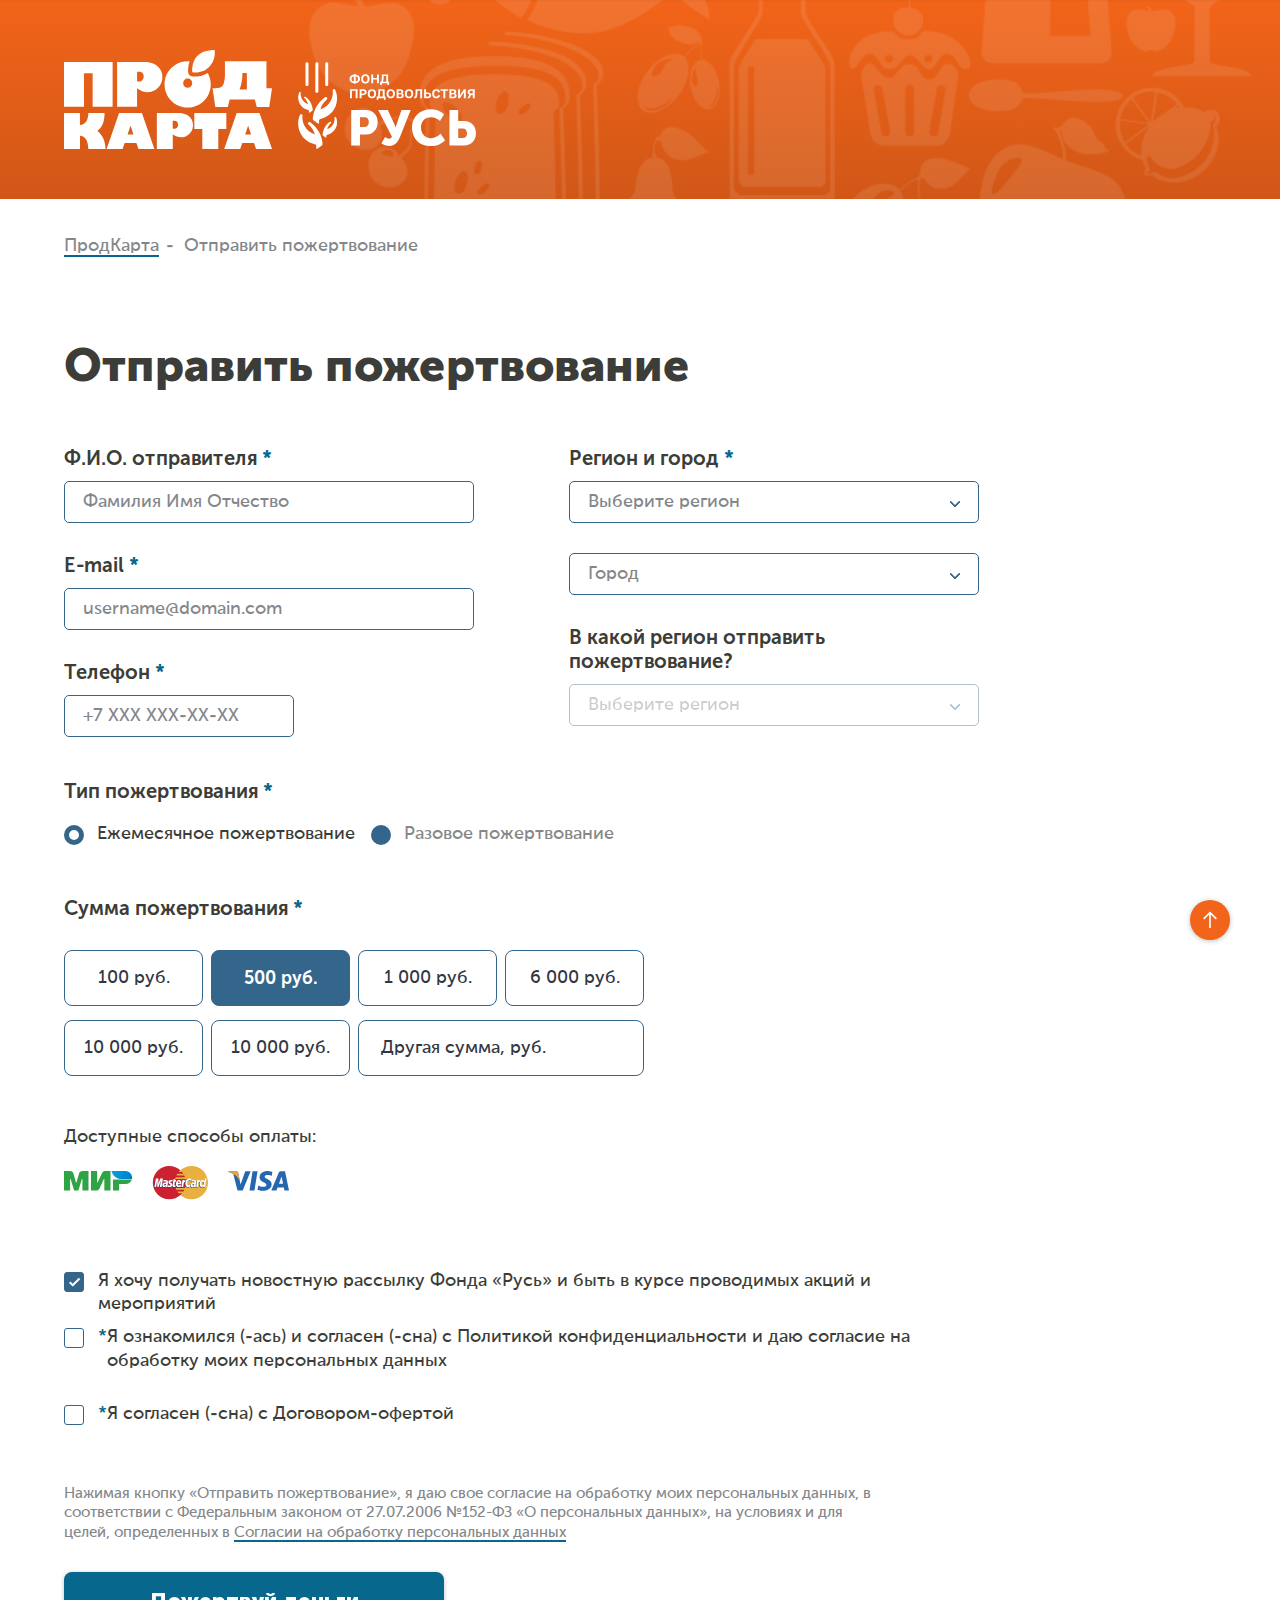
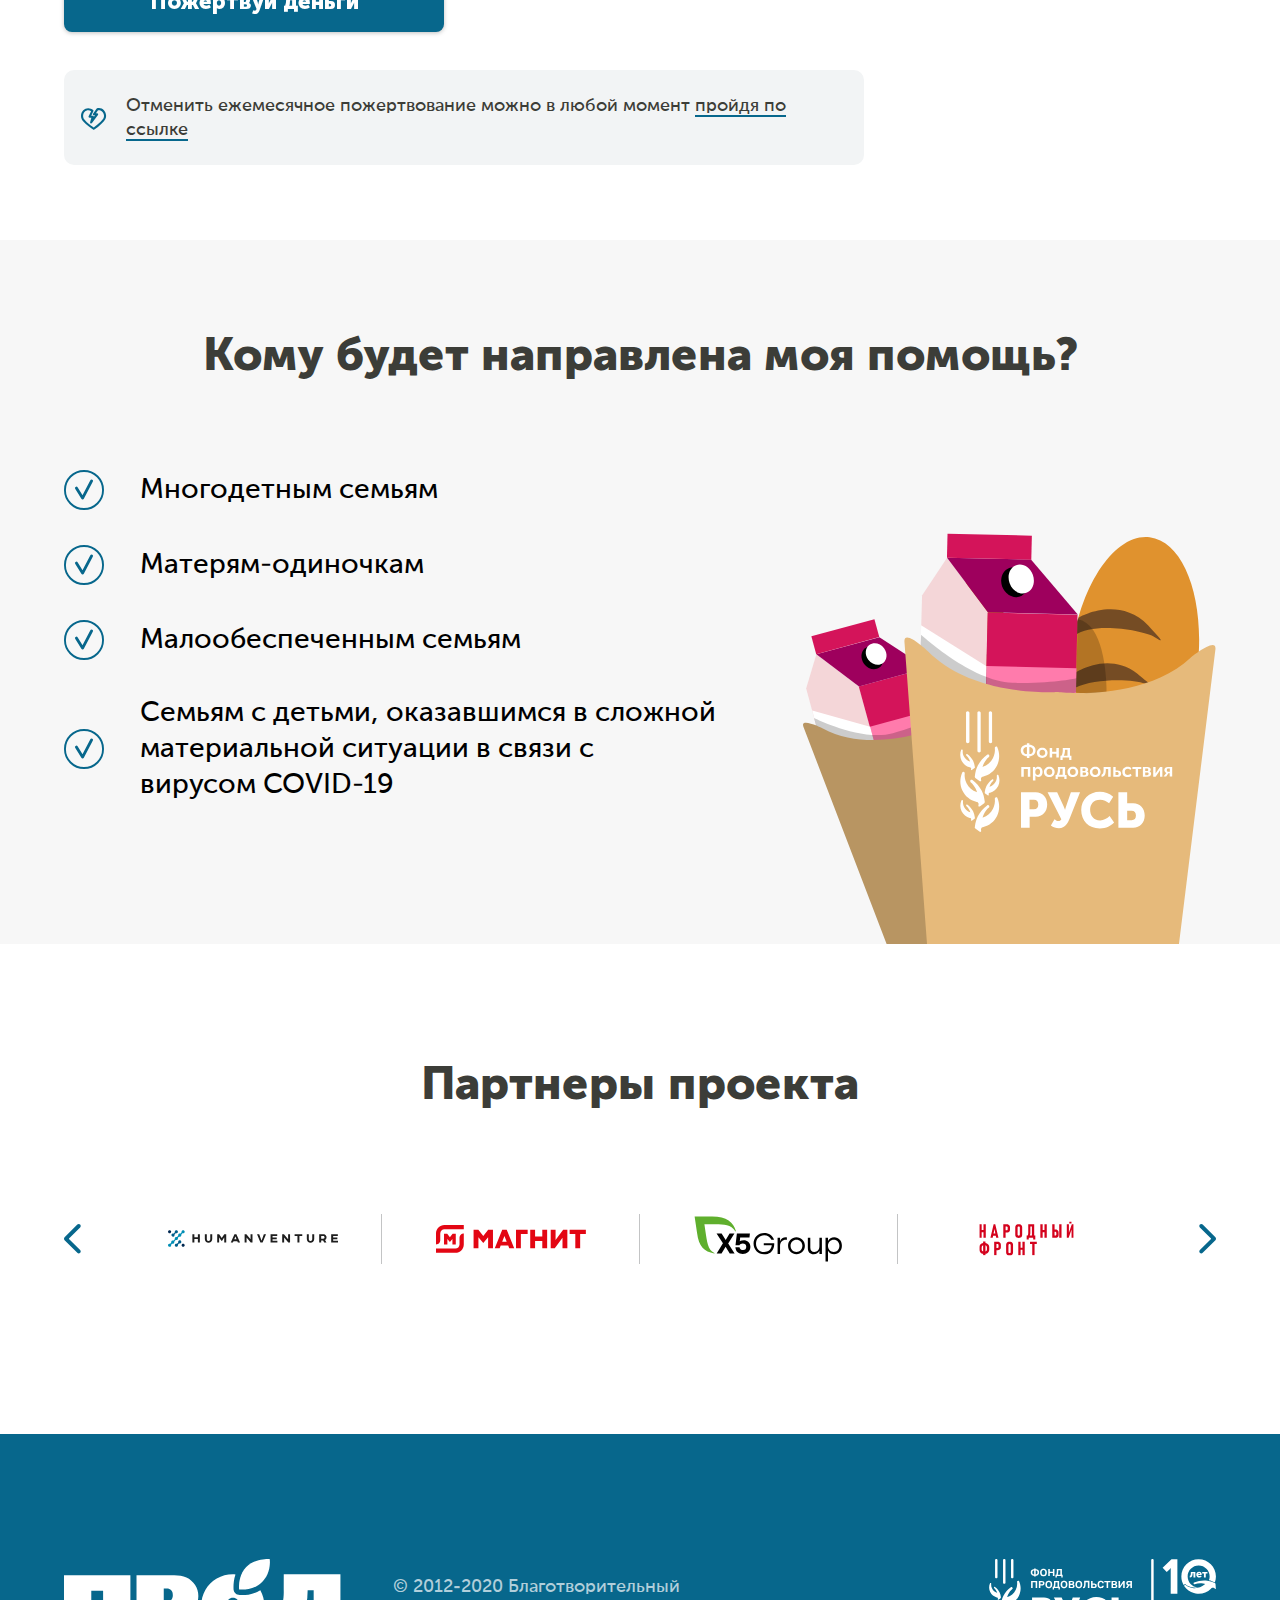
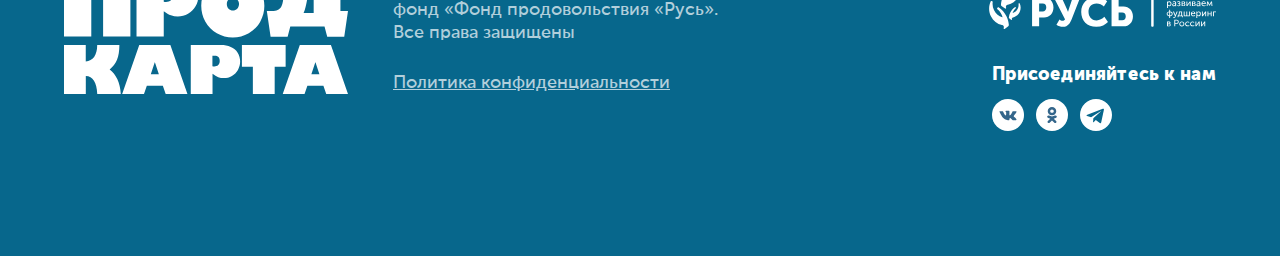
<file: ProdKarta/form.html>
<!DOCTYPE html><html lang="ru"><head><meta charset="UTF-8"><meta http-equiv="X-UA-Compatible" content="IE=edge"><meta name="viewport" content="width=device-width,initial-scale=1"><link rel="preload" as="style" href="assets/b88d04fba731603756b1.css"><link rel="stylesheet" href="assets/b88d04fba731603756b1.css" media="print" onload='this.media="all"'><title>ProdKarta</title><script defer="defer" src="./js/517.94bf00ecbb1c61f2de5c.js"></script><script defer="defer" src="./js/main.7685f39cfe9ef6a49009.js"></script><link href="./css/517.af72a1e510e4a6a63b93.css" rel="stylesheet"><link href="./css/main.ab07437b49084741dcfb.css" rel="stylesheet"></head><body><header class="header form-header"><nav class="header__nav"><div class="header__container wrapper"><div class="header__left"><a href="index.html" class="header__home-link"><img width="83" height="39" src="assets/03b23aea977fba9daa8e.svg" alt="logo" class="header__image"> </a><a href="form.html" class="btn btn-organge-2">Пожертвуй деньги</a></div><div class="header__right"><ul class="header__list"><li class="header__link"><a href="rules.html" class="header__item">Правила</a></li><li class="header__link"><a href="#" class="header__item">О фонде</a></li><li class="header__link"><a href="#" class="header__item">Контакты</a></li></ul><span class="header__request">Присоединяйтесь к нам</span><div class="header__socials"><a target="_blank" href="https://vk.com/foodbankrus" class="header__social"><img width="32" height="32" src="assets/521b717f10f9e748660d.svg" alt="vk" class="header__socials-image"> </a><a target="_blank" href="https://ok.ru/group/52195138535626" class="header__social"><img width="32" height="32" src="assets/689932f1659d53c7e0d2.svg" alt="ok" class="header__socials-image"> </a><a target="_blank" href="https://t.me/foodbankrus" class="header__social"><img width="32" height="32" src="assets/8e26179597b099fa2851.svg" alt="tg" class="header__socials-image"></a></div></div><div class="header__burger"><span class="header__burger-icon"></span></div></div></nav><div class="header__wrapper wrapper"><div class="header__logo-container"><img width="208" height="99" src="assets/959f6f0ce204655c72c6.svg" alt="LOGO" class="header__logo"> <img width="178" height="87" src="assets/61a5f8a99c5215a2ab37.svg" alt="sublogo" class="header__sublogo"></div></div></header><main class="form-main"><div class="breadcrumbs"><div class="breadcrumbs__wrapper wrapper"><a href="index.html" class="breadcrumbs__link">ПродКарта</a> <a class="breadcrumbs__link breadcrumbs__link-active">Отправить пожертвование</a></div></div><section class="form"><div class="form__wrapper wrapper"><h1 class="form__title title">Отправить пожертвование</h1><form class="form__form"><fieldset class="form__flex"><fieldset class="form__fieldset"><fieldset class="form__container"><label for="name" class="form__label">Ф.И.О. отправителя <span class="form__star">*</span></label> <input name="FIO" placeholder="Фамилия Имя Отчество" data-required="true" type="text" id="name" class="form__input"> <span class="invalid-text">Поле обязательно для заполнения!</span></fieldset><fieldset class="form__container"><label for="email" class="form__label">E-mail <span class="form__star">*</span></label> <input name="email" placeholder="username@domain.com" data-required="true" type="email" id="email" class="form__input"> <span class="invalid-text">Поле обязательно для заполнения!</span></fieldset><fieldset class="form__container"><label for="tel" class="form__label">Телефон <span class="form__star">*</span></label> <input name="tel" placeholder="+7 XXX XXX-XX-XX" data-required="true" type="tel" id="tel" class="form__input form__tel"> <span class="invalid-text">Поле обязательно для заполнения!</span></fieldset></fieldset><fieldset class="form__fieldset"><fieldset class="form__container"><p class="form__label">Регион и город <span class="form__star">*</span></p><div class="form__select-container"><div class="form__selected"><span data-text="Выберите регион" data-required="true" class="form__selected-text">Выберите регион</span> <span class="invalid-text">Поле обязательно для заполнения!</span></div><div class="form__select-wrapper"><ul class="form__select-list"><li class="form__select-link">Российская Федерация</li><li class="form__select-link">Центральный федеральный округ</li><li class="form__select-link">Северо-Западный федеральный округ</li><li class="form__select-link">Южный федеральный округ</li><li class="form__select-link">Приволжский федеральный округ</li><li class="form__select-link">Уральский федеральный округ</li><li class="form__select-link">Российская Федерация</li><li class="form__select-link">Центральный федеральный округ</li><li class="form__select-link">Северо-Западный федеральный округ</li><li class="form__select-link">Южный федеральный округ</li><li class="form__select-link">Приволжский федеральный округ</li><li class="form__select-link">Уральский федеральный округ</li><li class="form__select-link">Российская Федерация</li><li class="form__select-link">Центральный федеральный округ</li><li class="form__select-link">Северо-Западный федеральный округ</li><li class="form__select-link">Южный федеральный округ</li><li class="form__select-link">Приволжский федеральный округ</li><li class="form__select-link">Уральский федеральный округ</li></ul></div></div></fieldset><fieldset class="form__container"><div class="form__select-container"><div class="form__selected"><span data-text="Город" data-required="true" class="form__selected-text">Город</span> <span class="invalid-text">Поле обязательно для заполнения!</span></div><div class="form__select-wrapper"><ul class="form__select-list"><li class="form__select-link">Российская Федерация</li><li class="form__select-link">Центральный федеральный округ</li><li class="form__select-link">Северо-Западный федеральный округ</li><li class="form__select-link">Южный федеральный округ</li><li class="form__select-link">Приволжский федеральный округ</li><li class="form__select-link">Уральский федеральный округ</li><li class="form__select-link">Российская Федерация</li><li class="form__select-link">Центральный федеральный округ</li><li class="form__select-link">Северо-Западный федеральный округ</li><li class="form__select-link">Южный федеральный округ</li><li class="form__select-link">Приволжский федеральный округ</li><li class="form__select-link">Уральский федеральный округ</li><li class="form__select-link">Российская Федерация</li><li class="form__select-link">Центральный федеральный округ</li><li class="form__select-link">Северо-Западный федеральный округ</li><li class="form__select-link">Южный федеральный округ</li><li class="form__select-link">Приволжский федеральный округ</li><li class="form__select-link">Уральский федеральный округ</li></ul></div></div></fieldset><fieldset class="form__container"><p class="form__label">В какой регион отправить<br>пожертвование?</p><div class="form__select-container"><div data-disable="true" class="form__selected"><span data-text="Выберите регион" class="form__selected-text">Выберите регион</span> <span class="invalid-text">Поле обязательно для заполнения!</span></div><div class="form__select-wrapper"><ul class="form__select-list"><li class="form__select-link">Российская Федерация</li><li class="form__select-link">Центральный федеральный округ</li><li class="form__select-link">Северо-Западный федеральный округ</li><li class="form__select-link">Южный федеральный округ</li><li class="form__select-link">Приволжский федеральный округ</li><li class="form__select-link">Уральский федеральный округ</li><li class="form__select-link">Российская Федерация</li><li class="form__select-link">Центральный федеральный округ</li><li class="form__select-link">Северо-Западный федеральный округ</li><li class="form__select-link">Южный федеральный округ</li><li class="form__select-link">Приволжский федеральный округ</li><li class="form__select-link">Уральский федеральный округ</li><li class="form__select-link">Российская Федерация</li><li class="form__select-link">Центральный федеральный округ</li><li class="form__select-link">Северо-Западный федеральный округ</li><li class="form__select-link">Южный федеральный округ</li><li class="form__select-link">Приволжский федеральный округ</li><li class="form__select-link">Уральский федеральный округ</li></ul></div></div></fieldset></fieldset></fieldset><fieldset class="form__radios"><p class="form__label">Тип пожертвования <span class="form__star">*</span></p><fieldset class="form__radio-list"><fieldset class="form__radio-container"><input checked="checked" type="radio" name="radio" id="radio-1" class="form__radio"> <label for="radio-1" class="form__radio-label"><span class="form__radio-circle"></span> Ежемесячное пожертвование</label></fieldset><fieldset class="form__radio-container"><input type="radio" name="radio" id="radio-2" class="form__radio"> <label for="radio-2" class="form__radio-label"><span class="form__radio-circle"></span> Разовое пожертвование</label></fieldset></fieldset></fieldset><fieldset class="form__sum"><p class="form__label">Сумма пожертвования <span class="form__star">*</span></p><ul class="form__sum-list"><li class="form__sum-link"><input type="radio" name="sum" id="sum-1" class="form__sum-check"> <label for="sum-1" class="form__sum-item">100 руб.</label></li><li class="form__sum-link"><input checked="checked" type="radio" name="sum" id="sum-2" class="form__sum-check"> <label for="sum-2" class="form__sum-item">500 руб.</label></li><li class="form__sum-link"><input type="radio" name="sum" id="sum-3" class="form__sum-check"> <label for="sum-3" class="form__sum-item">1 000 руб.</label></li><li class="form__sum-link"><input type="radio" name="sum" id="sum-4" class="form__sum-check"> <label for="sum-4" class="form__sum-item">6 000 руб.</label></li><li class="form__sum-link"><input type="radio" name="sum" id="sum-5" class="form__sum-check"> <label for="sum-5" class="form__sum-item">10 000 руб.</label></li><li class="form__sum-link"><input type="radio" name="sum" id="sum-6" class="form__sum-check"> <label for="sum-6" class="form__sum-item">10 000 руб.</label></li><li class="form__sum-link form__sum-other"><input type="radio" name="sum" id="sum-7" class="form__sum-check"> <label for="sum-7" class="form__sum-item form__inp-btn"><span class="form__sum-text">Другая сумма, руб.</span></label> <input name="suma" type="text" placeholder="Введите сумму" class="form__sum-input"></li></ul></fieldset><fieldset class="form__available"><p class="form__available-title">Доступные способы оплаты:</p><ul class="form__available-list"><li class="form__available-link"><img width="69" height="20" src="assets/3880f2ee13b3248db205.svg" alt="MIR" class="form__available-image"></li><li class="form__available-link"><img width="57" height="34" src="assets/7b97566c40fcb854bde8.svg" alt="MasterCard" class="form__available-image"></li><li class="form__available-link"><img width="61" height="20" src="assets/51b45f2ccc61188618cd.svg" alt="VISA" class="form__available-image"></li></ul></fieldset><fieldset class="form__checks"><fieldset class="form__checks-container"><input name="check-1" checked="checked" type="checkbox" id="check-1" class="form__check-input"> <label for="check-1" class="form__check-label"><span class="form__check-icon"></span> <span class="form__check-text">Я хочу получать новостную рассылку Фонда «Русь» и быть в курсе проводимых акций и мероприятий</span></label></fieldset><fieldset class="form__checks-container"><input name="check-2" data-required="true" type="checkbox" id="check-2" class="form__check-input"> <label for="check-2" class="form__check-label"><span class="form__check-icon"></span> <span class="form__check-star form__star">*</span> <span class="form__check-text">Я ознакомился (-ась) и согласен (-сна) с Политикой конфиденциальности и даю согласие на обработку моих персональных данных</span> <span class="invalid-text">Поставьте галочку, чтобы продолжить</span></label></fieldset><fieldset class="form__checks-container"><input name="check-3" data-required="true" type="checkbox" id="check-3" class="form__check-input"> <label for="check-3" class="form__check-label"><span class="form__check-icon"></span> <span class="form__check-star form__star">*</span> <span class="form__check-text">Я согласен (-сна) с Договором-офертой</span> <span class="invalid-text">Поставьте галочку, чтобы продолжить</span></label></fieldset></fieldset><p class="form__hint">Нажимая кнопку «Отправить пожертвование», я даю свое согласие на обработку моих персональных данных, в соответствии с Федеральным законом от 27.07.2006 №152-ФЗ «О персональных данных», на условиях и для целей, определенных в <a href="#" class="form__href work__href">Согласии на обработку персональных данных</a></p><button class="btn btn-teal" type="submit">Пожертвуй деньги</button></form><p class="form__block"><svg class="form__block-icon" width="26" height="22" viewBox="0 0 26 22" fill="none" xmlns="http://www.w3.org/2000/svg"><path d="M12.7408 21.79C12.5608 21.79 12.3908 21.75 12.2308 21.66C12.1808 21.63 12.1408 21.6 12.0908 21.57L11.7608 21.34C10.9708 20.79 9.13082 19.51 7.90082 18.56C3.21082 14.91 0.810781 12.27 0.360781 10.27C0.140781 9.61 0.0107953 8.82 0.000795275 8C-0.0292047 5.82 0.790795 3.72 2.2508 2.24C3.5808 0.889998 5.33078 0.140005 7.17078 0.130005C9.04078 0.130005 10.7808 0.820002 12.1208 2.08C12.4608 2.4 12.5608 2.90001 12.3508 3.32001L10.2508 7.69H11.7208C12.0508 7.69 12.3708 7.85 12.5708 8.11C12.7708 8.38 12.8408 8.72001 12.7508 9.04001L12.7408 9.07001L13.9908 7.35001H12.9208C12.5308 7.35001 12.1608 7.13 11.9808 6.78C11.8008 6.43 11.8208 6.01001 12.0408 5.68001L15.4808 0.660004C15.6308 0.450004 15.8408 0.290003 16.0908 0.230003C16.6708 0.0800034 17.2108 0.01 17.7608 0H17.8908C21.8208 0 25.0608 3.45 25.1108 7.69C25.1208 8.5 25.0108 9.3 24.7908 10.06C24.4108 11.98 22.0108 14.76 17.5008 18.46C15.7608 19.89 14.3408 20.96 13.3008 21.62C13.1408 21.74 12.9408 21.79 12.7408 21.79ZM7.24079 2.26C5.91079 2.27 4.70081 2.79 3.77081 3.73C2.70081 4.81 2.1008 6.36 2.1308 7.97C2.1408 8.58 2.23083 9.16001 2.41083 9.71001C2.62083 10.62 3.75082 12.64 9.21082 16.88C10.2908 17.71 11.9008 18.84 12.7608 19.44C13.6608 18.82 14.8008 17.94 16.1708 16.82C21.5008 12.45 22.5808 10.39 22.7508 9.55C22.9408 8.9 23.0208 8.31001 23.0108 7.71001C22.9708 4.63001 20.6908 2.13 17.9108 2.13C17.9108 2.13 17.8108 2.13 17.8008 2.13C17.5408 2.13 17.2808 2.16 17.0108 2.21L14.9508 5.23H16.1008C16.5008 5.23 16.8708 5.45 17.0508 5.81C17.2308 6.17 17.2008 6.59 16.9608 6.92L11.0008 15.11C10.7008 15.53 10.1408 15.67 9.68079 15.44C9.22079 15.22 8.98079 14.69 9.12079 14.2L10.3508 9.82001H8.59082C8.22082 9.82001 7.8808 9.63001 7.6908 9.32001C7.4908 9.01001 7.4708 8.62001 7.6308 8.29001L10.0908 3.14999C9.24082 2.56999 8.25079 2.26 7.24079 2.26Z" fill="#07678C"/></svg> <span class="form__block-text">Отменить ежемесячное пожертвование можно в любой момент <a href="#" class="work__href form__block-href">пройдя по ссылке</a></span></p></div></section><section class="who"><div class="who__wrpaper wrapper"><h3 class="who__title title">Кому будет направлена моя помощь?</h3><div class="who__flex"><ul class="who__list"><li class="who__link"><img width="40" height="40" loading="lazy" src="assets/4fa0d3bbaf491aaa019c.svg" alt="ok" class="who__ok"> <span class="who__text">Многодетным семьям</span></li><li class="who__link"><img width="40" height="40" loading="lazy" src="assets/4fa0d3bbaf491aaa019c.svg" alt="ok" class="who__ok"> <span class="who__text">Матерям-одиночкам</span></li><li class="who__link"><img width="40" height="40" loading="lazy" src="assets/4fa0d3bbaf491aaa019c.svg" alt="ok" class="who__ok"> <span class="who__text">Малообеспеченным семьям</span></li><li class="who__link"><img width="40" height="40" loading="lazy" src="assets/4fa0d3bbaf491aaa019c.svg" alt="ok" class="who__ok"> <span class="who__text">Семьям с детьми, оказавшимся в сложной материальной ситуации в связи с вирусом COVID-19</span></li></ul><svg class="who__image" width="413px" height="442px" viewBox="0 0 413 442" version="1.1" xmlns="http://www.w3.org/2000/svg" xmlns:xlink="http://www.w3.org/1999/xlink"><g id="Page-1" stroke="none" stroke-width="1" fill="none" fill-rule="evenodd"><g id="icon" fill-rule="nonzero"><path d="M221.484,148.839 C230.291,201.913 215.923,248.525 189.041,253.14 C162.158,257.756 132.959,218.065 124.153,164.992 C115.346,111.918 129.714,65.3049 156.597,60.6898 C183.479,56.5362 212.678,95.7647 221.484,148.839 Z" id="Path" fill="#C67822"></path><path d="M121.835,136.839 C121.835,136.839 145.936,110.995 175.6,127.147 C185.333,133.147 194.139,137.301 183.479,134.532 C172.819,131.763 132.959,136.839 123.226,150.685 C122.762,151.146 120.445,143.3 121.835,136.839 Z" id="Path" fill="#754C24"></path><path d="M128.788,182.068 C128.788,182.068 148.254,154.838 177.917,165.915 C187.65,170.068 196.456,172.837 186.26,171.914 C176.063,170.53 138.984,180.683 131.568,194.99 C131.568,194.99 128.324,188.067 128.788,182.068 Z" id="Path" fill="#754C24"></path><g id="animate-1" transform="translate(3.182620, 97.245800)"><polygon id="Path" fill="#F4D6D8" points="72.30368 139.2812 52.83728 67.2852 10.19668 34.9792 0 69.1312 13.90458 120.8202"></polygon><polygon id="Path" fill="#D4145A" points="120.57638 48.7792 52.59958 67.2012 72.31678 139.3422 140.29338 120.9202"></polygon><polygon id="Path" fill="#FF7BAC" points="131.62638 89.1152 63.64988 107.5292 72.28808 139.1472 140.26538 120.7322"></polygon><polygon id="Path" fill="#9E005D" points="10.19678 34.9792 73.23078 17.9032 120.50638 48.8242 52.83738 67.2842"></polygon><polygon id="Path" fill="#D4145A" points="68.22998 0 5.17236 17.0882 10.04078 34.9012 73.09838 17.8122"></polygon><polygon id="Path" fill="#FFFFFF" points="63.96098 107.4362 6.02539 91.2832 13.90468 120.8202 72.30378 139.2802"></polygon><path d="M74.15748,32.6712 C77.86528,37.7482 77.86528,44.6702 73.23048,48.3622 C68.59558,51.5932 62.10678,50.2092 57.93548,44.6702 C54.22758,39.5942 54.22758,32.6712 58.86238,28.9792 C63.49728,25.7482 69.98608,27.1332 74.15748,32.6712 Z" id="Path" fill="#000000"></path><path d="M77.86548,28.9792 C81.57338,34.0552 81.10988,40.5172 76.93848,43.7472 C72.76708,46.9782 66.27838,45.5932 62.10698,40.5172 C58.39908,35.4402 58.86258,28.9792 63.03398,25.7482 C67.66878,22.5182 74.15758,23.9022 77.86548,28.9792 Z" id="Path" fill="#FFFFFF"></path><path d="M10.19728,107.4362 L7.87988,98.6672 C7.87988,98.6672 56.08228,122.6652 86.67238,113.8972 C117.72538,105.5892 133.48438,96.3592 133.48438,96.3592 L136.26538,106.9742 C136.26538,107.4362 63.96158,143.8952 10.19728,107.4362 Z" id="Path" fill="#000000" opacity="0.2"></path></g><path d="M217.776,152.993 C191.821,197.298 126.47,208.374 126.47,208.374 C126.47,208.374 64.8262,231.45 19.8682,206.528 C19.8682,206.528 -3.30607,194.99 0.401814,204.682 L88.9275,435.9 L181.624,410.978 L275.712,385.595 L234.462,141.916 C232.144,131.302 217.776,152.993 217.776,152.993 Z" id="Path" fill="#B89562"></path><path d="M162.622,196.836 C162.622,196.836 148.253,146.531 124.616,149.3 L139.911,204.681 C139.447,204.681 148.253,203.758 162.622,196.836 Z" id="Path" fill="#000000" opacity="0.2"></path><g id="animate-3" transform="translate(265.978000, 15.000001)"><path d="M128.385,131.763001 C120.043,200.067001 84.818,252.218001 50.056,248.064001 C14.832,243.910001 -6.489,184.837001 2.318,116.533001 C10.66,48.2292005 45.885,-3.92174948 80.647,0.231866517 C115.408,4.38548052 136.728,63.4591005 128.385,131.763001 Z" id="Path" fill="#E0922E"></path><path d="M9.733,80.5351005 C9.733,80.5351005 49.129,57.4595005 79.255,88.3808005 C88.989,99.4571005 98.258,107.764001 86.208,100.380001 C74.157,92.9959005 23.174,84.6887005 6.025,98.5341005 C5.561,98.5341005 6.025,87.9193005 9.733,80.5351005 Z" id="Path" fill="#754C24"></path><path d="M1.854,138.685001 C1.854,138.685001 35.688,112.379001 68.132,136.378001 C78.792,145.608001 88.526,151.608001 76.012,146.531001 C63.497,141.454001 14.832,140.531001 0,155.300001 C0.464,155.761001 -0.927,146.070001 1.854,138.685001 Z" id="Path" fill="#754C24"></path></g><g id="animate-2" transform="translate(117.199000, 11.686800)"><polygon id="Path" fill="#F4D6D8" points="65.352 174.5342 67.669 78.54 26.882 24.0815 1.854 61.9255 -7.10542736e-15 131.1522"></polygon><polygon id="Path" fill="#D4145A" points="67.461 78.8374 65.176 174.3422 155.065 176.4752 157.35 80.9705"></polygon><polygon id="Path" fill="#FF7BAC" points="66.494 132.3442 65.49 174.3292 155.38 176.4602 156.383 134.4752"></polygon><polygon id="Path" fill="#9E005D" points="26.882 24.0815 110.773 25.9276 157.585 80.8475 67.669 78.54"></polygon><polygon id="Path" fill="#D4145A" points="27.336 0 26.759 23.9914 111.088 26.0004 111.665 2.0089"></polygon><polygon id="Path" fill="#FFFFFF" points="66.279 132.5372 0.927 91.4622 -7.10542736e-15 131.1522 65.352 174.5342"></polygon><path d="M106.601,43.9267 C109.382,51.7724 106.601,60.0796 99.649,62.8487 C92.697,65.1562 85.281,61.0026 82.037,53.1569 C79.256,45.3112 82.037,37.004 88.989,34.2349 C95.941,31.9273 103.357,36.081 106.601,43.9267 Z" id="Path" fill="#000000"></path><path d="M112.627,41.1571 C115.408,48.5413 112.627,56.8486 106.138,59.1561 C99.649,61.4637 92.233,57.3101 89.452,49.4644 C86.672,42.0802 89.452,33.7729 95.941,31.4654 C102.43,29.1578 109.846,33.3114 112.627,41.1571 Z" id="Path" fill="#FFFFFF"></path><path d="M0.464,113.1532 L0.928,101.1542 C0.928,101.1542 51.447,147.7672 92.234,149.1512 C133.021,150.0742 156.195,144.5362 156.195,144.5362 L155.732,158.8432 C155.732,158.8432 53.301,177.3032 0.464,113.1532 Z" id="Path" fill="#000000" opacity="0.2"></path></g><path d="M387.875,135.455 C339.672,180.222 254.855,170.068 254.855,170.068 C254.855,170.068 170.964,176.068 124.615,128.994 C124.615,128.994 100.514,106.38 101.441,119.763 L125.079,436.361 L248.366,439.13 L373.507,441.899 L412.44,127.148 C413.83,114.225 387.875,135.455 387.875,135.455 Z" id="Path" fill="#E6BA7B"></path><path d="M217.879,270.296 L232.671,270.296 C239.608,270.296 244.19,275.4 244.19,282.467 C244.19,289.534 239.477,294.769 232.671,294.769 L226.649,294.769 L226.649,305.762 L218.01,305.762 L218.01,270.296 L217.879,270.296 Z M230.838,287.309 C233.849,287.309 235.289,285.215 235.289,282.467 C235.289,279.588 233.849,277.756 230.969,277.756 L226.518,277.756 L226.518,287.309 L230.838,287.309 Z" id="Shape" fill="#FFFFFF"></path><path d="M251.52,297.256 C252.436,298.041 253.745,299.088 255.447,299.088 C256.887,299.088 257.803,298.433 258.327,297.256 L244.583,270.297 L254.138,270.297 L260.029,282.991 C261.207,285.477 261.992,287.702 261.992,287.702 L262.123,287.702 C262.123,287.702 262.647,285.477 263.563,282.991 L267.883,270.166 L277.046,270.166 L266.574,296.732 C264.872,300.92 262.254,306.155 255.971,306.155 C252.829,306.155 250.342,305.239 247.855,303.537 L251.52,297.256 Z" id="Path" fill="#FFFFFF"></path><path d="M296.811,269.773 C301.524,269.773 306.629,271.344 310.163,274.746 L306.105,281.29 C303.88,279.327 300.346,277.626 297.204,277.626 C290.135,277.626 287.125,282.599 287.125,287.702 C287.125,292.937 290.266,298.434 297.204,298.434 C300.738,298.434 304.142,296.471 306.629,294.115 L311.079,300.528 C307.938,303.799 303.356,306.417 296.811,306.417 C285.423,306.417 278.224,298.565 278.224,287.964 C278.224,277.626 285.947,269.773 296.811,269.773 Z" id="Path" fill="#FFFFFF"></path><path d="M315.53,270.296 L324.169,270.296 L324.169,281.289 L330.191,281.289 C337.128,281.289 341.71,286.393 341.71,293.591 C341.71,300.789 336.997,305.762 330.191,305.762 L315.399,305.762 L315.399,270.296 L315.53,270.296 Z M328.62,298.302 C331.5,298.302 332.939,296.339 332.939,293.591 C332.939,290.712 331.5,288.749 328.489,288.749 L324.169,288.749 L324.169,298.302 L328.62,298.302 Z" id="Shape" fill="#FFFFFF"></path><path d="M181.751,270.035 C182.013,268.072 182.536,265.978 183.453,264.015 C184.762,261.398 186.856,259.042 189.081,257.472 C189.343,257.341 189.605,257.21 189.998,257.341 C190.39,257.602 190.521,257.995 190.39,258.518 C190.39,258.649 190.259,258.649 190.259,258.78 C189.081,259.827 188.034,261.136 187.249,262.706 C186.987,263.361 186.725,263.884 186.594,264.538 L186.463,264.8 L186.725,264.8 C189.212,263.884 191.438,262.183 192.747,259.565 C193.663,257.602 194.056,255.639 193.794,253.676 C193.794,253.545 193.794,253.284 193.925,253.153 C194.186,252.76 194.579,252.629 194.972,252.76 C195.103,252.891 195.234,252.891 195.365,253.022 C196.804,256.425 196.935,260.351 195.234,264.015 C193.532,267.418 190.521,269.773 187.118,270.689 C186.856,270.689 186.725,270.82 186.463,270.82 C186.202,270.951 186.071,271.082 185.809,271.344 L185.809,271.475 C185.678,271.605 185.678,271.867 185.678,271.998 C185.678,271.998 185.678,272.521 185.809,272.914 L185.809,273.045 C185.809,273.307 185.547,273.568 185.285,273.568 C185.154,273.568 185.023,273.568 185.023,273.438 L182.144,271.475 C181.882,271.344 181.751,271.082 181.751,270.689 C181.751,270.689 181.751,270.166 181.751,270.035 Z" id="Path" fill="#FFFFFF"></path><path d="M181.62,278.803 C181.228,275.4 180.311,271.998 178.74,268.857 C176.515,264.408 173.112,260.612 169.447,257.995 C169.054,257.733 168.53,257.602 168.007,257.864 C167.352,258.257 167.09,259.042 167.352,259.827 C167.352,259.958 167.483,260.089 167.614,260.22 C169.708,261.921 171.41,264.146 172.719,266.763 C173.243,267.81 173.505,268.726 173.897,269.773 L174.028,270.166 L173.635,270.035 C169.447,268.595 165.651,265.585 163.556,261.267 C161.985,257.995 161.331,254.723 161.724,251.321 C161.724,251.059 161.724,250.797 161.593,250.535 C161.2,249.881 160.415,249.619 159.76,249.881 C159.498,250.012 159.367,250.143 159.236,250.405 C156.749,256.032 156.618,262.706 159.498,268.726 C162.378,274.484 167.352,278.28 173.112,279.719 C173.505,279.85 173.897,279.85 174.159,279.981 C174.552,280.112 174.944,280.504 175.206,280.897 L175.337,281.028 C175.468,281.29 175.599,281.682 175.599,281.944 C175.599,281.944 175.599,282.86 175.337,283.383 C175.337,283.514 175.337,283.514 175.337,283.645 C175.337,284.169 175.73,284.561 176.253,284.561 C176.384,284.561 176.646,284.43 176.777,284.43 L181.228,281.159 C181.62,280.897 181.751,280.374 181.882,279.85 C181.751,279.981 181.62,279.065 181.62,278.803 Z" id="Path" fill="#FFFFFF"></path><path d="M171.803,244.778 C171.541,242.815 171.018,240.721 170.101,238.758 C168.792,236.14 166.698,233.785 164.473,232.214 C164.211,232.083 163.949,231.952 163.556,232.083 C163.164,232.345 163.033,232.738 163.164,233.261 C163.164,233.392 163.295,233.392 163.295,233.523 C164.473,234.57 165.52,235.879 166.305,237.449 C166.567,238.103 166.829,238.627 166.96,239.281 L167.091,239.543 L166.829,239.543 C164.342,238.627 162.116,236.925 160.807,234.308 C159.891,232.345 159.498,230.382 159.76,228.419 C159.76,228.288 159.76,228.026 159.629,227.896 C159.368,227.503 158.975,227.372 158.582,227.503 C158.451,227.634 158.32,227.634 158.189,227.765 C156.88,231.036 156.88,235.093 158.582,238.627 C160.284,242.029 163.295,244.385 166.698,245.301 C166.96,245.301 167.091,245.432 167.352,245.432 C167.614,245.563 167.745,245.694 168.007,245.955 L168.007,246.086 C168.138,246.217 168.138,246.479 168.138,246.61 C168.138,246.61 168.138,247.133 168.007,247.526 L168.007,247.657 C168.007,247.918 168.269,248.18 168.53,248.18 C168.661,248.18 168.792,248.18 168.792,248.049 L171.541,246.086 C171.803,245.955 171.934,245.694 171.934,245.301 C171.934,245.432 171.934,244.909 171.803,244.778 Z" id="Path" fill="#FFFFFF"></path><path d="M171.935,253.546 C172.327,250.143 173.244,246.741 174.814,243.6 C177.04,239.15 180.443,235.355 184.108,232.738 C184.501,232.476 185.025,232.345 185.548,232.607 C186.203,233 186.595,233.785 186.203,234.57 C186.203,234.701 186.072,234.832 185.941,234.963 C183.847,236.664 182.145,238.889 180.836,241.506 C180.312,242.553 180.05,243.6 179.658,244.516 L179.527,244.909 L179.92,244.778 C184.108,243.338 187.904,240.328 189.999,236.01 C191.57,232.738 192.224,229.466 191.831,226.064 C191.831,225.802 191.831,225.54 191.962,225.278 C192.355,224.624 193.14,224.362 193.795,224.624 C194.057,224.755 194.188,224.886 194.318,225.147 C196.806,230.775 196.936,237.449 194.057,243.469 C191.177,249.227 186.203,253.023 180.443,254.462 C180.05,254.593 179.658,254.593 179.396,254.724 C179.003,254.855 178.611,255.247 178.349,255.64 L178.218,255.771 C178.087,256.033 177.956,256.425 177.956,256.687 C177.956,256.687 177.956,257.603 178.218,258.126 C178.218,258.257 178.218,258.257 178.218,258.388 C178.218,258.912 177.825,259.304 177.302,259.304 C177.171,259.304 176.909,259.173 176.778,259.173 L172.327,255.902 C171.935,255.64 171.804,255.116 171.673,254.593 C171.935,254.724 171.935,253.808 171.935,253.546 Z" id="Path" fill="#FFFFFF"></path><path d="M171.802,295.293 C171.54,293.33 171.016,291.236 170.1,289.273 C168.791,286.656 166.697,284.3 164.471,282.73 C164.21,282.599 163.948,282.468 163.555,282.599 C163.162,282.86 163.032,283.253 163.162,283.777 C163.162,283.907 163.293,283.907 163.293,284.038 C164.471,285.085 165.519,286.394 166.304,287.964 C166.828,288.619 166.959,289.273 167.22,289.927 L167.351,290.189 L167.089,290.189 C164.602,289.273 162.377,287.572 161.068,284.954 C160.152,282.991 159.759,281.028 160.021,279.065 C160.021,278.934 160.021,278.673 159.89,278.542 C159.628,278.149 159.235,278.018 158.843,278.149 C158.581,278.149 158.45,278.149 158.45,278.28 C157.01,281.683 156.879,285.609 158.581,289.273 C160.283,292.676 163.293,295.031 166.697,295.947 C166.959,295.947 167.089,296.078 167.351,296.078 C167.613,296.209 167.744,296.34 168.006,296.602 L168.006,296.733 C168.137,296.863 168.137,297.125 168.137,297.256 C168.137,297.256 168.137,297.78 168.006,298.172 L168.006,298.303 C168.006,298.565 168.268,298.826 168.529,298.826 C168.66,298.826 168.791,298.826 168.791,298.696 L171.54,296.733 C171.802,296.602 171.933,296.209 171.933,295.947 C171.933,296.078 171.933,295.424 171.802,295.293 Z" id="Path" fill="#FFFFFF"></path><path d="M171.933,304.192 C172.326,300.79 173.242,297.387 174.813,294.246 C177.038,289.797 180.442,286.001 184.107,283.384 C184.5,283.122 185.023,282.991 185.547,283.253 C186.201,283.646 186.594,284.431 186.201,285.216 C186.201,285.347 186.07,285.478 185.939,285.609 C183.845,287.31 182.143,289.535 180.834,292.152 C180.311,293.199 180.049,294.115 179.656,295.162 L179.525,295.555 L179.918,295.424 C184.107,293.984 187.903,290.974 189.997,286.656 C191.568,283.384 192.223,280.112 191.83,276.71 C191.83,276.448 191.83,276.186 191.961,275.925 C192.353,275.27 193.139,275.008 193.793,275.27 C194.055,275.401 194.186,275.532 194.317,275.794 C196.804,281.421 196.935,288.095 194.055,294.115 C191.175,299.874 186.201,303.669 180.442,305.108 C180.049,305.239 179.656,305.239 179.394,305.37 C179.002,305.501 178.609,305.894 178.347,306.286 L178.216,306.417 C178.085,306.679 177.955,307.071 177.955,307.333 C177.955,307.333 177.955,308.249 178.216,308.773 C178.216,308.904 178.216,308.904 178.216,309.034 C178.216,309.558 177.824,309.95 177.3,309.95 C177.169,309.95 176.907,309.82 176.776,309.82 L172.326,306.548 C171.933,306.286 171.802,305.763 171.671,305.239 C171.933,305.37 171.933,304.323 171.933,304.192 Z" id="Path" fill="#FFFFFF"></path><path d="M166.437,219.52 C166.437,220.436 165.652,221.221 164.736,221.221 C163.819,221.221 163.034,220.436 163.034,219.52 L163.034,190.859 C162.903,189.943 163.688,189.158 164.605,189.158 C165.652,189.158 166.437,189.943 166.437,190.859 L166.437,219.52 Z" id="Path" fill="#FFFFFF"></path><path d="M189.214,219.52 C189.214,220.436 188.429,221.221 187.512,221.221 C186.596,221.221 185.811,220.436 185.811,219.52 L185.811,190.859 C185.68,189.943 186.465,189.158 187.382,189.158 C188.298,189.158 189.083,189.943 189.083,190.859 L189.083,219.52 L189.214,219.52 Z" id="Path" fill="#FFFFFF"></path><path d="M177.825,228.811 C177.825,229.728 177.04,230.513 176.124,230.513 C175.207,230.513 174.422,229.728 174.422,228.811 L174.422,190.859 C174.291,189.943 175.077,189.158 175.993,189.158 C176.909,189.158 177.695,189.943 177.695,190.859 L177.695,228.811 L177.825,228.811 Z" id="Path" fill="#FFFFFF"></path><path d="M223.901,222.792 L223.901,221.352 L226.388,221.352 L226.388,222.792 C230.054,222.792 232.541,225.147 232.541,228.419 C232.541,231.822 230.054,234.177 226.388,234.177 L226.388,235.879 L223.901,235.879 L223.901,234.177 C220.236,234.177 217.749,231.822 217.749,228.419 C217.749,225.147 220.236,222.792 223.901,222.792 Z M223.901,232.083 L223.901,224.886 C221.676,224.886 220.236,226.325 220.236,228.419 C220.236,230.644 221.807,232.083 223.901,232.083 Z M230.054,228.419 C230.054,226.325 228.483,224.886 226.388,224.886 L226.388,232.083 C228.614,232.083 230.054,230.644 230.054,228.419 Z" id="Shape" fill="#FFFFFF"></path><path d="M239.216,225.67 C242.227,225.67 244.583,227.764 244.583,230.774 C244.583,233.784 242.227,235.878 239.216,235.878 C236.206,235.878 233.85,233.784 233.85,230.774 C233.981,227.764 236.337,225.67 239.216,225.67 Z M239.347,233.784 C240.918,233.784 242.227,232.606 242.227,230.774 C242.227,228.942 240.918,227.764 239.347,227.764 C237.777,227.764 236.468,228.942 236.468,230.774 C236.337,232.606 237.646,233.784 239.347,233.784 Z" id="Shape" fill="#FFFFFF"></path><polygon id="Path" fill="#FFFFFF" points="246.678 225.932 249.165 225.932 249.165 229.728 253.354 229.728 253.354 225.932 255.841 225.932 255.841 235.617 253.354 235.617 253.354 231.691 249.165 231.691 249.165 235.617 246.678 235.617"></polygon><path d="M258.459,233.654 C259.506,232.083 259.768,229.597 259.768,227.895 L259.768,225.932 L266.967,225.932 L266.967,233.785 L268.407,233.785 L268.407,237.972 L266.182,237.972 L266.182,235.617 L259.637,235.617 L259.637,237.972 L257.412,237.972 L257.412,233.654 L258.459,233.654 Z M264.48,233.654 L264.48,227.765 L261.993,227.765 L261.993,228.288 C261.993,229.728 261.862,231.952 260.815,233.654 L264.48,233.654 Z" id="Shape" fill="#FFFFFF"></path><polygon id="Path" fill="#FFFFFF" points="218.404 245.039 227.306 245.039 227.306 254.723 224.818 254.723 224.818 247.002 220.761 247.002 220.761 254.723 218.273 254.723 218.273 245.039"></polygon><path d="M229.924,245.039 L232.149,245.039 L232.149,245.825 C232.149,246.217 232.149,246.479 232.149,246.479 C232.804,245.432 233.982,244.778 235.291,244.778 C237.909,244.778 239.61,246.871 239.61,249.881 C239.61,253.022 237.778,254.985 235.16,254.985 C234.113,254.985 233.065,254.462 232.411,253.546 C232.411,253.546 232.411,253.938 232.411,254.331 L232.411,258.519 L229.924,258.519 L229.924,245.039 Z M234.636,252.891 C235.945,252.891 237.123,251.845 237.123,249.881 C237.123,248.049 236.076,246.871 234.767,246.871 C233.458,246.871 232.28,247.788 232.28,249.881 C232.28,251.452 233.065,252.891 234.636,252.891 Z" id="Shape" fill="#FFFFFF"></path><path d="M246.286,244.778 C249.297,244.778 251.653,246.871 251.653,249.881 C251.653,252.891 249.297,254.985 246.286,254.985 C243.276,254.985 240.919,252.891 240.919,249.881 C241.05,246.871 243.407,244.778 246.286,244.778 Z M246.417,252.891 C247.988,252.891 249.297,251.714 249.297,249.881 C249.297,248.049 247.988,246.871 246.417,246.871 C244.846,246.871 243.537,248.049 243.537,249.881 C243.407,251.714 244.716,252.891 246.417,252.891 Z" id="Shape" fill="#FFFFFF"></path><path d="M253.616,252.76 C254.663,251.19 254.925,248.703 254.925,247.002 L254.925,245.039 L262.125,245.039 L262.125,252.891 L263.564,252.891 L263.564,257.079 L261.339,257.079 L261.339,254.723 L254.794,254.723 L254.794,257.079 L252.569,257.079 L252.569,252.891 L253.616,252.891 L253.616,252.76 Z M259.637,252.76 L259.637,246.871 L257.15,246.871 L257.15,247.395 C257.15,248.834 257.019,251.059 255.972,252.76 L259.637,252.76 Z" id="Shape" fill="#FFFFFF"></path><path d="M269.847,244.778 C272.858,244.778 275.214,246.871 275.214,249.881 C275.214,252.891 272.858,254.985 269.847,254.985 C266.837,254.985 264.48,252.891 264.48,249.881 C264.48,246.871 266.968,244.778 269.847,244.778 Z M269.847,252.891 C271.418,252.891 272.727,251.714 272.727,249.881 C272.727,248.049 271.418,246.871 269.847,246.871 C268.277,246.871 266.968,248.049 266.968,249.881 C266.968,251.714 268.277,252.891 269.847,252.891 Z" id="Shape" fill="#FFFFFF"></path><path d="M277.309,245.039 L281.891,245.039 C283.854,245.039 285.163,245.955 285.163,247.526 C285.163,248.442 284.639,249.227 283.854,249.619 C285.032,249.881 285.556,250.928 285.556,251.844 C285.556,253.807 283.985,254.723 281.891,254.723 L277.309,254.723 L277.309,245.039 Z M281.236,248.965 C282.152,248.965 282.545,248.442 282.545,247.656 C282.545,247.002 282.152,246.479 281.105,246.479 L279.534,246.479 L279.534,248.965 L281.236,248.965 Z M281.498,253.153 C282.545,253.153 283.069,252.629 283.069,251.844 C283.069,251.059 282.545,250.536 281.498,250.536 L279.665,250.536 L279.665,253.153 L281.498,253.153 Z" id="Shape" fill="#FFFFFF"></path><path d="M292.231,244.778 C295.242,244.778 297.598,246.871 297.598,249.881 C297.598,252.891 295.242,254.985 292.231,254.985 C289.22,254.985 286.864,252.891 286.864,249.881 C286.995,246.871 289.351,244.778 292.231,244.778 Z M292.231,252.891 C293.802,252.891 295.111,251.714 295.111,249.881 C295.111,248.049 293.802,246.871 292.231,246.871 C290.66,246.871 289.351,248.049 289.351,249.881 C289.351,251.714 290.66,252.891 292.231,252.891 Z" id="Shape" fill="#FFFFFF"></path><path d="M298.514,252.629 C299.692,252.499 300.609,251.452 300.609,248.049 L300.609,245.039 L307.677,245.039 L307.677,254.723 L305.19,254.723 L305.19,247.002 L302.834,247.002 L302.834,248.049 C302.834,252.237 301.656,254.723 298.514,254.854 L298.514,252.629 Z" id="Path" fill="#FFFFFF"></path><path d="M310.165,245.039 L312.652,245.039 L312.652,248.442 L314.485,248.442 C316.841,248.442 318.15,249.489 318.15,251.713 C318.15,253.546 316.972,254.854 314.485,254.854 L310.296,254.854 L310.296,245.039 L310.165,245.039 Z M314.092,253.022 C315.139,253.022 315.663,252.368 315.663,251.452 C315.663,250.536 315.139,249.881 313.961,249.881 L312.521,249.881 L312.521,253.022 L314.092,253.022 Z" id="Shape" fill="#FFFFFF"></path><path d="M324.564,244.778 C325.873,244.778 327.313,245.17 328.36,246.217 L327.313,247.918 C326.658,247.264 325.742,246.871 324.826,246.871 C322.993,246.871 321.815,248.18 321.815,249.881 C321.815,251.583 322.993,252.891 324.826,252.891 C325.873,252.891 326.92,252.368 327.706,251.714 L328.622,253.415 C327.706,254.331 326.135,254.985 324.564,254.985 C321.292,254.985 319.328,252.761 319.328,249.881 C319.328,247.133 321.292,244.778 324.564,244.778 Z" id="Path" fill="#FFFFFF"></path><polygon id="Path" fill="#FFFFFF" points="332.679 247.002 329.407 247.002 329.407 244.908 338.308 244.908 338.308 247.002 335.035 247.002 335.035 254.724 332.679 254.724"></polygon><path d="M339.878,245.039 L344.459,245.039 C346.423,245.039 347.732,245.955 347.732,247.526 C347.732,248.442 347.208,249.227 346.423,249.619 C347.601,249.881 348.125,250.928 348.125,251.844 C348.125,253.807 346.554,254.723 344.459,254.723 L339.878,254.723 L339.878,245.039 Z M343.936,248.965 C344.852,248.965 345.245,248.442 345.245,247.656 C345.245,247.002 344.852,246.479 343.805,246.479 L342.234,246.479 L342.234,248.965 L343.936,248.965 Z M344.067,253.153 C345.114,253.153 345.637,252.629 345.637,251.844 C345.637,251.059 345.114,250.536 344.067,250.536 L342.234,250.536 L342.234,253.153 L344.067,253.153 Z" id="Shape" fill="#FFFFFF"></path><path d="M350.219,245.039 L352.575,245.039 L352.575,250.274 C352.575,250.666 352.575,251.321 352.575,251.452 C352.706,251.19 353.099,250.666 353.361,250.274 L357.026,245.039 L359.382,245.039 L359.382,254.723 L357.026,254.723 L357.026,249.489 C357.026,249.096 357.026,248.573 357.026,248.311 C356.895,248.573 356.502,249.096 356.241,249.489 L352.575,254.723 L350.219,254.723 L350.219,245.039 Z" id="Path" fill="#FFFFFF"></path><path d="M362.918,251.583 C363.18,251.19 363.311,250.928 363.311,250.928 C362.264,250.536 361.347,249.489 361.347,248.049 C361.347,246.086 362.787,244.908 364.882,244.908 L369.201,244.908 L369.201,254.593 L366.714,254.593 L366.714,251.321 L365.405,251.321 L363.18,254.593 L360.562,254.593 L362.918,251.583 Z M366.845,249.751 L366.845,246.61 L365.536,246.61 C364.489,246.61 363.834,247.002 363.834,248.18 C363.834,249.227 364.62,249.751 365.536,249.751 L366.845,249.751 Z" id="Shape" fill="#FFFFFF"></path><path d="M303.521,169.607 C303.521,169.607 304.448,102.226 274.785,97.1497 L272.931,170.53 C272.931,170.53 284.054,172.376 303.521,169.607 Z" id="Path" fill="#000000" opacity="0.2"></path></g></g></svg></div></div></section><section class="partners"><div class="partners__wrapper wrapper"><h2 class="partners__title title">Партнеры проекта</h2><div class="partners__slider"><div class="swiper-wrapper"><div class="partners__slide swiper-slide"><img loading="lazy" width="170" height="17" src="assets/5c0ba9363bf0799e397e.svg" alt="partner-1" class="partners__image"></div><div class="partners__slide swiper-slide"><img loading="lazy" width="150" height="28" src="assets/1c48eabae00e927fb89e.svg" alt="partner-2" class="partners__image"></div><div class="partners__slide swiper-slide"><img loading="lazy" width="151" height="46" src="assets/e453a3b0a8e3c8ea119b.svg" alt="partner-3" class="partners__image"></div><div class="partners__slide swiper-slide"><img loading="lazy" width="97" height="35" src="assets/e439bd6c0991a031a6ef.svg" alt="partner-4" class="partners__image"></div><div class="partners__slide swiper-slide"><img loading="lazy" width="150" height="35" src="assets/25df4af171c29af87022.svg" alt="partner-5" class="partners__image"></div></div><div class="partners__prev"><img loading="lazy" width="17" height="30" src="assets/56233d12aeaf9842386b.svg" alt="arrow" class="partners__arrow"></div><div class="partners__next"><img loading="lazy" width="17" height="30" src="assets/56233d12aeaf9842386b.svg" alt="arrow" class="partners__arrow"></div></div></div></section><div class="up"><svg xmlns="http://www.w3.org/2000/svg" width="20" height="20" viewBox="0 0 96 96" fill="#fff"><path d="M52,83.999V21.655l21.172,21.172c1.562,1.562,4.094,1.562,5.656,0c1.562-1.562,1.562-4.095,0-5.657l-28-28    c-1.562-1.562-4.095-1.562-5.656,0l-28,28C16.391,37.951,16,38.974,16,39.999c0,1.023,0.391,2.047,1.172,2.828    c1.562,1.562,4.095,1.562,5.656,0L44,21.655v62.344c0,2.209,1.791,4,4,4S52,86.208,52,83.999z"/></svg></div></main><footer class="footer"><div class="footer__wrapper wrapper"><img loading="lazy" width="284" height="135" src="assets/959f6f0ce204655c72c6.svg" alt="Logo" class="footer__logo"><div class="footer__contain"><p class="footer__text">© 2012-2020 Благотворительный фонд «Фонд продовольствия «Русь». Все права защищены</p><a href="#" class="footer__copyright">Политика конфиденциальности</a></div><div class="footer__sublogo-container"><img loading="lazy" width="144" height="70" src="assets/61a5f8a99c5215a2ab37.svg" alt="sublogo" class="footer__sublogo"> <img loading="lazy" width="65" height="68" src="assets/4b88c52bd37003cd0d68.svg" alt="sublogo-2" class="footer__sublogo-2"></div><div class="footer__socails"><span class="footer__join">Присоединяйтесь к нам</span><div class="footer__socials"><a target="_blank" href="https://vk.com/foodbankrus" class="footer__social"><img loading="lazy" width="32" height="32" src="assets/fb8eeb69f42f6759f60f.svg" alt="vk" class="footer__socials-image"> </a><a target="_blank" href="https://ok.ru/group/52195138535626" class="footer__social"><img loading="lazy" width="32" height="32" src="assets/fbe08f379bde70570b9b.svg" alt="ok" class="footer__socials-image"> </a><a target="_blank" href="https://t.me/foodbankrus" class="footer__social"><img loading="lazy" width="32" height="32" src="assets/4e14adaec2ed26211786.svg" alt="tg" class="footer__socials-image"></a></div></div></div></footer></body></html>
</file>
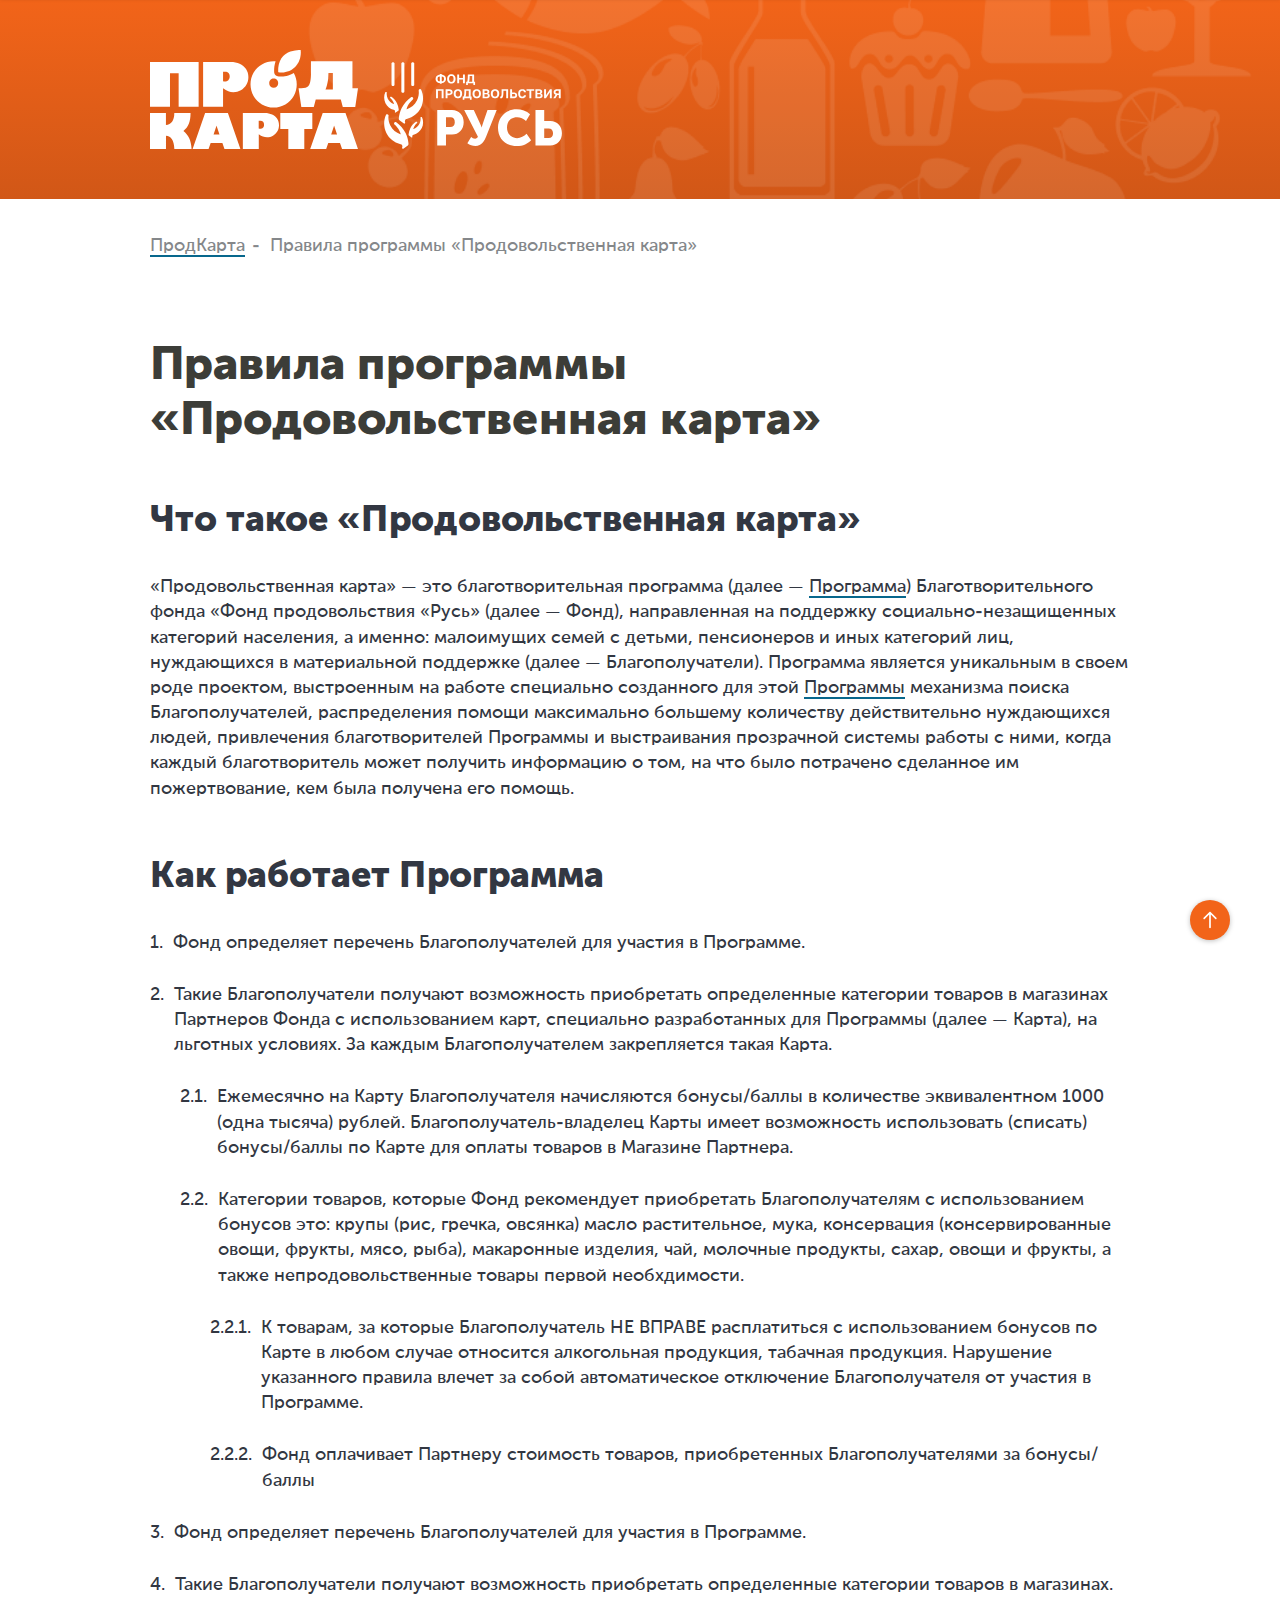
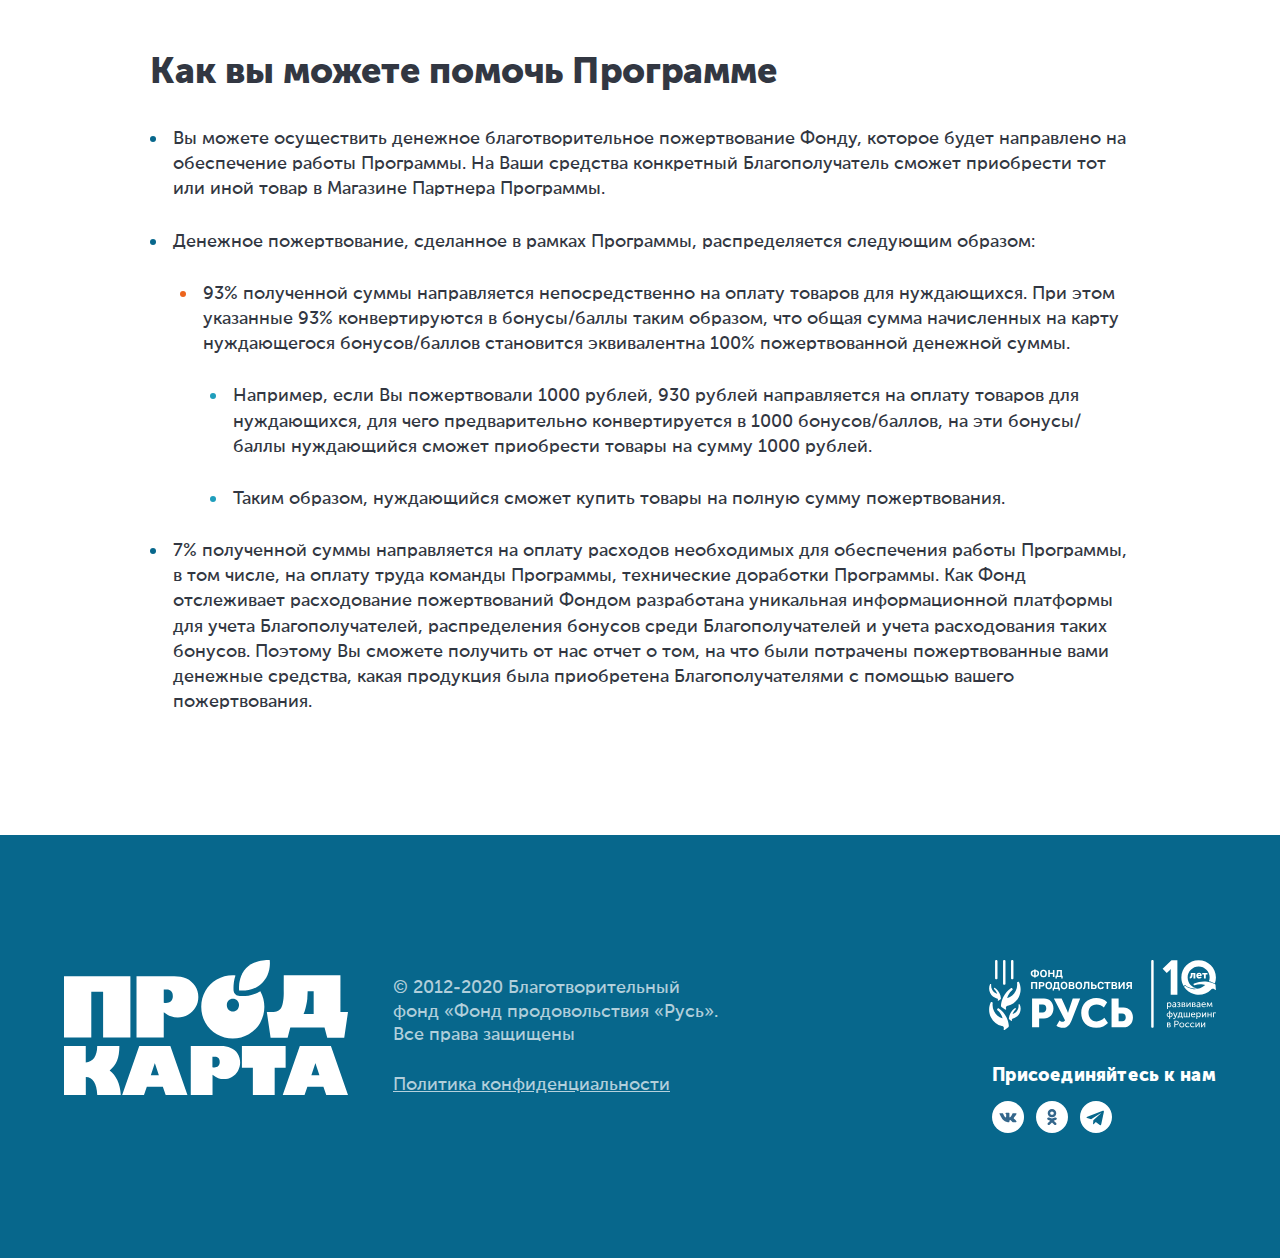
<file: ProdKarta/rules.html>
<!DOCTYPE html><html lang="ru"><head><meta charset="UTF-8"><meta http-equiv="X-UA-Compatible" content="IE=edge"><meta name="viewport" content="width=device-width,initial-scale=1"><link rel="preload" as="style" href="assets/b88d04fba731603756b1.css"><link rel="stylesheet" href="assets/b88d04fba731603756b1.css" media="print" onload='this.media="all"'><title>ProdKarta</title><script defer="defer" src="./js/517.94bf00ecbb1c61f2de5c.js"></script><script defer="defer" src="./js/main.7685f39cfe9ef6a49009.js"></script><link href="./css/517.af72a1e510e4a6a63b93.css" rel="stylesheet"><link href="./css/main.ab07437b49084741dcfb.css" rel="stylesheet"></head><body><header class="header form-header article-header"><nav class="header__nav"><div class="header__container wrapper"><div class="header__left"><a href="index.html" class="header__home-link"><img width="83" height="39" src="assets/03b23aea977fba9daa8e.svg" alt="logo" class="header__image"> </a><a href="form.html" class="btn btn-organge-2">Пожертвуй деньги</a></div><div class="header__right"><ul class="header__list"><li class="header__link"><a href="rules.html" class="header__item">Правила</a></li><li class="header__link"><a href="#" class="header__item">О фонде</a></li><li class="header__link"><a href="#" class="header__item">Контакты</a></li></ul><span class="header__request">Присоединяйтесь к нам</span><div class="header__socials"><a target="_blank" href="https://vk.com/foodbankrus" class="header__social"><img width="32" height="32" src="assets/521b717f10f9e748660d.svg" alt="vk" class="header__socials-image"> </a><a target="_blank" href="https://ok.ru/group/52195138535626" class="header__social"><img width="32" height="32" src="assets/689932f1659d53c7e0d2.svg" alt="ok" class="header__socials-image"> </a><a target="_blank" href="https://t.me/foodbankrus" class="header__social"><img width="32" height="32" src="assets/8e26179597b099fa2851.svg" alt="tg" class="header__socials-image"></a></div></div><div class="header__burger"><span class="header__burger-icon"></span></div></div></nav><div class="header__wrapper wrapper"><div class="header__logo-container"><img width="208" height="99" src="assets/959f6f0ce204655c72c6.svg" alt="LOGO" class="header__logo"> <img width="178" height="87" src="assets/61a5f8a99c5215a2ab37.svg" alt="sublogo" class="header__sublogo"></div></div></header><main class="form-main article-main"><div class="breadcrumbs"><div class="breadcrumbs__wrapper wrapper"><a href="index.html" class="breadcrumbs__link">ПродКарта</a> <a class="breadcrumbs__link breadcrumbs__link-active">Правила программы «Продовольственная карта»</a></div></div><section class="article"><div class="article__wrapper wrapper"><h1>Правила программы<br>«Продовольственная карта»</h1><h2>Что такое «Продовольственная карта»</h2><p>«Продовольственная карта» — это благотворительная программа (далее — <a href="#programm">Программа</a>) Благотворительного фонда «Фонд продовольствия «Русь» (далее — Фонд), направленная на поддержку социально-незащищенных категорий населения, а именно: малоимущих семей с детьми, пенсионеров и иных категорий лиц, нуждающихся в материальной поддержке (далее — Благополучатели). Программа является уникальным в своем роде проектом, выстроенным на работе специально созданного для этой <a href="#programm">Программы</a> механизма поиска Благополучателей, распределения помощи максимально большему количеству действительно нуждающихся людей, привлечения благотворителей Программы и выстраивания прозрачной системы работы с ними, когда каждый благотворитель может получить информацию о том, на что было потрачено сделанное им пожертвование, кем была получена его помощь.</p><h2 id="programm">Как работает Программа</h2><ol><li>Фонд определяет перечень Благополучателей для участия в Программе.</li><li>Такие Благополучатели получают возможность приобретать определенные категории товаров в магазинах Партнеров Фонда с использованием карт, специально разработанных для Программы (далее — Карта), на льготных условиях. За каждым Благополучателем закрепляется такая Карта.</li><ol><li>Ежемесячно на Карту Благополучателя начисляются бонусы/баллы в количестве эквивалентном 1000 (одна тысяча) рублей. Благополучатель-владелец Карты имеет возможность использовать (списать) бонусы/баллы по Карте для оплаты товаров в Магазине Партнера.</li><li>Категории товаров, которые Фонд рекомендует приобретать Благополучателям с использованием бонусов это: крупы (рис, гречка, овсянка) масло растительное, мука, консервация (консервированные овощи, фрукты, мясо, рыба), макаронные изделия, чай, молочные продукты, сахар, овощи и фрукты, а также непродовольственные товары первой необхдимости.</li><ol><li>К товарам, за которые Благополучатель НЕ ВПРАВЕ расплатиться с использованием бонусов по Карте в любом случае относится алкогольная продукция, табачная продукция. Нарушение указанного правила влечет за собой автоматическое отключение Благополучателя от участия в Программе.</li><li>Фонд оплачивает Партнеру стоимость товаров, приобретенных Благополучателями за бонусы/баллы</li></ol></ol><li>Фонд определяет перечень Благополучателей для участия в Программе.</li><li>Такие Благополучатели получают возможность приобретать определенные категории товаров в магазинах.</li></ol><h2>Как вы можете помочь Программе</h2><ul><li>Вы можете осуществить денежное благотворительное пожертвование Фонду, которое будет направлено на обеспечение работы Программы. На Ваши средства конкретный Благополучатель сможет приобрести тот или иной товар в Магазине Партнера Программы.</li><li>Денежное пожертвование, сделанное в рамках Программы, распределяется следующим образом:</li><ul><li>93% полученной суммы направляется непосредственно на оплату товаров для нуждающихся. При этом указанные 93% конвертируются в бонусы/баллы таким образом, что общая сумма начисленных на карту нуждающегося бонусов/баллов становится эквивалентна 100% пожертвованной денежной суммы.</li><ul><li>Например, если Вы пожертвовали 1000 рублей, 930 рублей направляется на оплату товаров для нуждающихся, для чего предварительно конвертируется в 1000 бонусов/баллов, на эти бонусы/баллы нуждающийся сможет приобрести товары на сумму 1000 рублей.</li><li>Таким образом, нуждающийся сможет купить товары на полную сумму пожертвования.</li></ul></ul><li>7% полученной суммы направляется на оплату расходов необходимых для обеспечения работы Программы, в том числе, на оплату труда команды Программы, технические доработки Программы. Как Фонд отслеживает расходование пожертвований Фондом разработана уникальная информационной платформы для учета Благополучателей, распределения бонусов среди Благополучателей и учета расходования таких бонусов. Поэтому Вы сможете получить от нас отчет о том, на что были потрачены пожертвованные вами денежные средства, какая продукция была приобретена Благополучателями с помощью вашего пожертвования.</li></ul></div></section><div class="up"><svg xmlns="http://www.w3.org/2000/svg" width="20" height="20" viewBox="0 0 96 96" fill="#fff"><path d="M52,83.999V21.655l21.172,21.172c1.562,1.562,4.094,1.562,5.656,0c1.562-1.562,1.562-4.095,0-5.657l-28-28    c-1.562-1.562-4.095-1.562-5.656,0l-28,28C16.391,37.951,16,38.974,16,39.999c0,1.023,0.391,2.047,1.172,2.828    c1.562,1.562,4.095,1.562,5.656,0L44,21.655v62.344c0,2.209,1.791,4,4,4S52,86.208,52,83.999z"/></svg></div></main><footer class="footer"><div class="footer__wrapper wrapper"><img loading="lazy" width="284" height="135" src="assets/959f6f0ce204655c72c6.svg" alt="Logo" class="footer__logo"><div class="footer__contain"><p class="footer__text">© 2012-2020 Благотворительный фонд «Фонд продовольствия «Русь». Все права защищены</p><a href="#" class="footer__copyright">Политика конфиденциальности</a></div><div class="footer__sublogo-container"><img loading="lazy" width="144" height="70" src="assets/61a5f8a99c5215a2ab37.svg" alt="sublogo" class="footer__sublogo"> <img loading="lazy" width="65" height="68" src="assets/4b88c52bd37003cd0d68.svg" alt="sublogo-2" class="footer__sublogo-2"></div><div class="footer__socails"><span class="footer__join">Присоединяйтесь к нам</span><div class="footer__socials"><a target="_blank" href="https://vk.com/foodbankrus" class="footer__social"><img loading="lazy" width="32" height="32" src="assets/fb8eeb69f42f6759f60f.svg" alt="vk" class="footer__socials-image"> </a><a target="_blank" href="https://ok.ru/group/52195138535626" class="footer__social"><img loading="lazy" width="32" height="32" src="assets/fbe08f379bde70570b9b.svg" alt="ok" class="footer__socials-image"> </a><a target="_blank" href="https://t.me/foodbankrus" class="footer__social"><img loading="lazy" width="32" height="32" src="assets/4e14adaec2ed26211786.svg" alt="tg" class="footer__socials-image"></a></div></div></div></footer></body></html>
</file>
<file: ProdKarta/assets/b88d04fba731603756b1.css>
// extracted by mini-css-extract-plugin
export {};
</file>
<file: ProdKarta/css/main.ab07437b49084741dcfb.css>
*{padding:0;margin:0;border:0}*,*:before,*:after{-moz-box-sizing:border-box;-webkit-box-sizing:border-box;box-sizing:border-box}:focus,:active{outline:none}a:focus,a:active{outline:none}nav,footer,header,aside{display:block}html,body{height:100%;width:100%;font-size:100%;line-height:1;font-size:14px;-ms-text-size-adjust:100%;-moz-text-size-adjust:100%;-webkit-text-size-adjust:100%}input,button,textarea{font-family:inherit}input::-ms-clear{display:none}button{cursor:pointer}button::-moz-focus-inner{padding:0;border:0}a,a:visited{text-decoration:none}a:hover{text-decoration:none}ul li{list-style:none}img{vertical-align:top}h1,h2,h3,h4,h5,h6{font-size:inherit;font-weight:inherit}

html{scroll-behavior:smooth}body{color:#000;font-size:18px;line-height:1.3;font-weight:400;font-style:normal;overflow-x:hidden;font-family:"Museo Sans Cyrl", sans-serif}.wrapper{max-width:1270px;margin:0 auto}input,button{appearance:none}button{user-select:none}.up{display:flex;align-items:center;justify-content:center;cursor:pointer;position:fixed;right:50px;bottom:-40px;background-color:#f26419;width:40px;height:40px;border-radius:50%;box-shadow:0 1px 5px rgba(0,0,0,0.25);transition:0.2s}.up-active{bottom:50px}.up svg{transition:0.2s}.up:hover{background-color:#fff}.up:hover svg{fill:#f16419}.up:active{transition:0.05s;transform:scale(0.95)}.header{padding:90px 0 0;background:url(../assets/095af22b716828986641.png) no-repeat calc(400px + 50%) 120%,linear-gradient(0deg, #d15717 0%, #f26419 100%),linear-gradient(0deg, #912525 0%, #be1622 100%),linear-gradient(-90deg, rgba(0,0,0,0.32) 0%, rgba(0,0,0,0.59) 57.83%),#dac4a0;background-size:993px 830px, cover;transition:background-position 0.7s}@media screen and (max-width: 1200px){.header{background-position:166% 120%}}.header__nav{position:fixed;transform-style:preserve-3d;transform:translate3d(0, -85px, 0);top:0;left:0;right:0;background:#f8f8f8;box-shadow:0px 4px 4px rgba(0,0,0,0.15);padding:20px 0;transition:0.4s;z-index:10}.header__nav-active{transform:translate3d(0, 0px, 0)}.header__container{display:flex;align-items:center;justify-content:space-between}.header__home-link{margin-right:36px}.header__left{display:flex;align-items:center}.header__list{display:flex;align-items:center;column-gap:40px}.header__item{font-weight:900;color:#000;transition:0.1s}.header__item:hover{opacity:0.9}.header__item:active{opacity:0.7}.header__request{display:none}.header__socials{display:none}.header__burger{display:none}.header__wrapper{position:relative}.header__logo-container{margin-bottom:40px;display:flex;align-items:flex-end;column-gap:26px}.header__title{font-size:28px;color:#fff;margin-bottom:10px;font-weight:900}.header__subtitle{line-height:1;color:#fff;margin-bottom:57px;max-width:405px}.header__cart{position:absolute;right:0;bottom:0}.header__block{margin-top:90px;background:#f6ae2d;min-height:200px}.header__block-wrapper{min-height:200px;display:flex;align-items:center;justify-content:space-between}.header__report{color:#fff;font-size:40px;text-transform:uppercase}.header__years{font-size:22px}.header__download{background:#ec641d;border-radius:9px;height:56px;line-height:1;display:flex;align-items:center;justify-content:center;filter:drop-shadow(0 1px 2px rgba(0,0,0,0.25));padding:0 70px;color:#fff;transition:0.4s;text-transform:uppercase}.header__download:hover{color:#f06319;background:#fff}.header__download:active{transition:0.05s;background:#f7f7f7}.btn{line-height:1;display:flex;align-items:center;justify-content:center;filter:drop-shadow(0 1px 2px rgba(0,0,0,0.25));padding:0 70px;border-radius:8px;font-weight:900}.btn-primary{height:60px;background:#fff;transition:0.4s;font-size:22px;max-width:380px}.btn-primary>span{background:linear-gradient(180deg, #9b3145 0%, #f15722 100%),#d4145a;-webkit-background-clip:text;-webkit-text-fill-color:transparent;background-clip:text;text-fill-color:transparent}.btn-primary:hover{background:#f6ae2d}.btn-primary:hover span{background:linear-gradient(180deg, #fff 0%, #fff 100%),#fff;-webkit-background-clip:text}.btn-primary:active{transition:0.05s;background:#f5a515}.btn-secondary{max-width:380px;height:60px;background:#22b573;font-size:22px;color:#fff;transition:0.2s}.btn-secondary:hover{background:#f16419}.btn-secondary:active{background:#e3580e}.btn-orange{color:#fff;transition:0.4s;text-transform:uppercase;height:56px;background:#ec641d}.btn-orange:hover{color:#f06319;background:#fff}.btn-orange:active{transition:0.05s;background:#f7f7f7}.btn-organge-2{background:#f16419;transition:0.2s;height:40px;color:#ffffff;font-size:16px;text-shadow:0px 1px 2px rgba(0,0,0,0.25)}.btn-organge-2:hover{background:#f6ae2d}.btn-organge-2:active{background:#f5a515;transition:0.05s}.btn-teal{font-size:22px;color:#fff;background:#07678c;height:60px;width:100%;max-width:380px;transition:0.2s}.btn-teal:hover{background:#1f9ebc}.btn-teal:active{transition:0.05s;background:#1b8ca6}.title{color:#3c3d38;font-weight:900;font-size:46px}.help{background:linear-gradient(180deg, #f4f4f4 0%, #f8f8f8 100%),#f39f15;padding:100px 0 110px;overflow:hidden}.help__wrapper{display:grid;grid-template-columns:1fr 1fr;grid-template-areas:"title right" "list right"}.help__title{grid-area:title;margin-bottom:40px}.help__right{grid-area:right;justify-self:end}.help__image-block{position:relative;width:286px;height:286px}.help__image{width:100%;height:100%;object-fit:contain}.help__block{position:absolute;top:0;right:-145px;display:flex;flex-direction:column;align-items:center;background:#ffffff;box-shadow:0px 4px 15px rgba(0,0,0,0.15);border-radius:50px;line-height:1;padding:30px 20px}.help__num{font-size:30px;line-height:0.9;text-align:center;font-weight:900}.help__need{font-size:14px;text-align:center;font-weight:900}.help__children{margin-top:28px;font-size:36px;line-height:0.9;font-weight:900;color:#3c3d38;margin-bottom:33px;max-width:415px}.help__stats{font-size:14px}.help__list{grid-area:list;display:grid;grid-template-columns:1fr;row-gap:21px}.help__link{display:flex;column-gap:27px;align-items:flex-start}.help__text{font-size:20px}.bold{font-weight:900}.work{padding:130px 0 105px}.work__title{text-align:center;margin-bottom:40px}.work__subtitle{font-size:24px;margin:0 auto 90px;max-width:920px;text-align:center}.work__list{display:grid;grid-template-columns:1fr 1fr 1fr 1fr;column-gap:135px;margin-bottom:110px}.work__list li:not(:last-child)::after{content:"";position:absolute;right:-70px;top:90px;background:url(../assets/ccb8eb68fc8f0bf4448e.svg) no-repeat center;background-size:17px 30px;width:17px;height:30px}.work__link{display:flex;flex-direction:column;position:relative;align-items:center}.work__image-container{position:relative;margin-bottom:27px}.work__image{width:210px;height:210px}.work__num{position:absolute;top:-15px;right:0px;display:flex;align-items:center;justify-content:center;background:#f26419;box-shadow:0px 4px 15px rgba(0,0,0,0.15);width:65px;height:65px;border-radius:50%;font-size:30px;font-weight:900;color:#fff}.work__text{text-align:center;font-size:15px;color:#3c3d38}.work__block{border:1px solid #c3c4c5;border-radius:20px;padding:43px 145px 38px 115px;max-width:1350px}.work__flex{display:flex;justify-content:space-between;align-items:center;column-gap:105px;margin-bottom:42px}.work__left{position:relative;flex:0 0 471px}.work__good{position:relative;z-index:4;width:257px;height:256px}.work__bad{position:absolute;right:0px;top:0;z-index:3;width:257px;height:256px}.work__danger{font-size:32px;color:#3c3d38;margin-bottom:18px;font-weight:900}.work__danger-list{margin-bottom:55px}.work__item{color:#3c3d38;font-size:24px;position:relative;margin-left:26px;margin-bottom:10px}.work__item::before{content:"";position:absolute;left:-26px;top:13px;width:8px;height:8px;border-radius:50%;background:#07678c}.work__description{text-align:center;color:#3c3d38}.work__href{color:#3c3d38;position:relative;transition:0.1s;border-bottom:2px solid #07678c}.work__href:hover{color:#07678c}.work__href:hover::after{border-bottom-color:#3c3d38}.work__href:active{opacity:0.8}.who{background:#f7f7f7;margin-bottom:110px;overflow:hidden}.who__wrpaper{position:relative;padding:85px 0 140px}.who__title{text-align:center;margin-bottom:85px}.who__flex{width:calc(100% - 500px)}.who__list{display:grid;grid-template-columns:1fr;row-gap:35px}.who__link{display:flex;align-items:center}.who__ok{margin-right:36px;display:inline-block}.who__text{font-size:28px}.who__image{position:absolute;right:0;bottom:-20px;width:413px;height:442px}.who__image.animate #animate-1{transform:translate3d(3.18262px, 63.2458px, 0);animation:box-1 2s ease-in-out forwards}.who__image.animate #animate-2{transform:translate3d(117.199px, -10.6868px, 0);animation:box-2 2s ease-in-out forwards}.who__image.animate #animate-3{transform:translate3d(265.978px, -10.0px, 0);animation:box-3 2s ease-in-out forwards}@keyframes box-1{from{transform:translate3d(3.18262px, 63.2458px, 0)}to{transform:translate3d(3.18262px, 97.2458px, 0)}}@keyframes box-2{from{transform:translate3d(117.199px, -10.6868px, 0)}to{transform:translate3d(117.199px, 11.6868px, 0)}}@keyframes box-3{from{transform:translate3d(265.978px, -10.0px, 0)}to{transform:translate3d(265.978px, 15.0px, 0)}}.frame{padding-bottom:105px}.frame-mob{display:none}.frame__container{width:100%;height:712px;border-radius:16px;overflow:hidden}.frame iframe{width:100%;height:712px}.reviews{padding-bottom:100px}.reviews__title{text-align:center;margin-bottom:100px}.reviews__wrapper{display:grid;grid-template-columns:1fr 1fr;align-items:start;column-gap:80px;margin-bottom:40px}.reviews__left{position:relative;padding-left:73px;justify-self:start}.reviews__quote{position:absolute;left:0;top:0}.reviews__text{margin-bottom:15px;color:#323742}.reviews__text-title{font-weight:900}.reviews__name{margin-top:28px;display:block;color:#323742;font-size:16px;font-weight:900;margin-bottom:-5px}.reviews__status{color:#8993a6;font-size:14px;display:inline-block}.reviews__right{justify-self:stretch;display:grid;grid-template-columns:1fr 1fr;align-items:start;column-gap:25px;row-gap:25px}.reviews__right picture{flex-basis:calc(50% - 13px)}.reviews__image{border-radius:16px;width:100%;height:100%;object-fit:cover}.reviews__hide-2,.reviews__hide-but{display:none}.reviews__slider-wrapper{position:relative}.reviews__slider{overflow:hidden}.reviews__slide{cursor:pointer;user-select:none}.reviews__pagination{display:flex;justify-content:center;align-items:center}.reviews__pagination .swiper-pagination-bullet{width:41px;background:#8993a6 !important;border-radius:2px !important;height:2px !important;opacity:1 !important}.reviews__pagination .swiper-pagination-bullet-active{background:#34658a !important;height:4px !important}.partners{padding-bottom:170px}.partners__title{text-align:center;margin-bottom:100px}.partners__slider{position:relative;overflow-x:hidden;padding:0 60px}.partners__prev,.partners__next{background-color:#fff;position:absolute;top:50%;transform:translateY(-50%);cursor:pointer;z-index:3;transition:0.1s}.partners__prev:hover,.partners__next:hover{opacity:0.8}.partners__prev:active,.partners__next:active{transition:0.05s;opacity:0.6}.partners__prev{left:0}.partners__next{right:0;transform:translateY(-50%) scaleX(-1)}.partners__slide{height:50px !important;display:flex;align-items:center;justify-content:center;border-right:1px solid transparent;transition:0.1s}.partners__slide-active{border-right:1px solid #c3c4c5}.footer{padding:125px 0;background:linear-gradient(0deg, #07678c, #07678c),linear-gradient(180deg, #173d4d 0%, #32a67b 100%),#3c3d38}.footer__wrapper{display:grid;grid-template-columns:284px 1fr 1fr;column-gap:45px;align-items:start;grid-template-areas:"logo contain sublogo" "logo contain socials"}.footer__logo{grid-area:logo}.footer__text{color:rgba(255,255,255,0.7);margin-top:17px;margin-bottom:26px;max-width:330px}.footer__contain{grid-area:contain;justify-self:start}.footer__copyright{color:rgba(255,255,255,0.7);text-decoration:underline}.footer__sublogo-container{grid-area:sublogo;justify-self:end;margin-bottom:34px}.footer__sublogo{margin-right:13px}.footer__socails{grid-area:socials;justify-self:end}.footer__join{display:block;color:#fff;font-weight:900;margin-bottom:13px}.footer__socials{display:flex}.footer__socials li:last-child{margin-right:0}.footer__social{margin-right:12px;transition:0.1s}.footer__social:hover{opacity:0.86}.footer__social:active{transition:0.05s;opacity:0.7}.footer__text,.footer__copyright{font-family:"Museo Sans Cyrl", sans-serif;font-weight:500}.form-header{padding:50px 0;background-position:100% 50%}@media screen and (max-width: 1200px){.form-header{background-position:71% 50%}}.form-header .header__logo-container{margin-bottom:0}.breadcrumbs{padding:34px 0 76px}.breadcrumbs__wrapper{display:block}.breadcrumbs__link{position:relative;display:inline;color:#84878a;transition:0.1s;border-bottom:2px solid #07678c;margin-right:20px;line-height:1.5}.breadcrumbs__link:hover{color:#07678c}.breadcrumbs__link::after{content:"-";position:absolute;right:-15px;top:50%;transform:translateY(-50%)}.breadcrumbs__link:active{opacity:0.8}.breadcrumbs__link-active{text-decoration:none;color:#84878a;border-bottom:none;margin-right:0;cursor:default;user-select:none}.breadcrumbs__link-active:hover{color:#84878a}.breadcrumbs__link-active:active{opacity:1}.breadcrumbs__link-active::after{content:none}.form{padding-bottom:75px}.form__title{margin-bottom:50px}.form__flex{display:grid;align-items:start;grid-template-columns:1fr 1fr;column-gap:95px;margin-bottom:42px;max-width:915px}.form__fieldset{display:grid;align-items:start;grid-template-columns:1fr;row-gap:30px}.form__container{display:grid;grid-template-columns:1fr;row-gap:11px}.form__label{color:#3c3d38;font-size:20px;line-height:1.2;font-weight:700}.form__star{color:#07678c}.form__input{font-size:18px;background:#ffffff;border:1px solid #34658a;color:#323742;border-radius:5px;width:100%;padding:4px 18px;line-height:1.78;transition:0.2s}.form__input:hover{border-color:#86b1d1}.form__input:active,.form__input:focus{border-color:#86b1d1}.form__input::placeholder{transition:0.2s;color:#84878a}.form__input:focus::placeholder,.form__input:active::placeholder{opacity:0}.form .invalid-text{display:none;font-size:12px;line-height:16px;color:#d4145a;position:absolute;bottom:-20px;left:0}.form .input-invalid{position:relative}.form .input-invalid input[type="text"],.form .input-invalid input[type="tel"],.form .input-invalid input[type="email"]{border-color:#d4145a}.form .input-invalid .invalid-text{display:block}.form__tel{max-width:230px}.form__select-container{position:relative}.form__selected{font-size:18px;background:#ffffff;border:1px solid #34658a;display:flex;align-items:center;min-height:42px;border-radius:5px;width:100%;padding:4px 18px;line-height:1.78;transition:0.2s;position:relative;cursor:pointer;user-select:none}.form__selected:hover{border-color:#86b1d1}.form__selected::after{content:"";position:absolute;right:19px;top:50%;transform:translateY(-50%) rotate(45deg);border:solid #34658a;border-radius:1px;border-width:0 2px 2px 0;padding:3px;transition:0.2s}.form__selected-active{border-radius:5px 5px 0 0;border-color:#86b1d1;border-bottom:1px solid grey}.form__selected-active:hover{border-bottom-color:grey}.form__selected-active::after{transform:translateY(calc(-50% + 2px)) rotate(45deg) scale(-1, -1)}.form__selected[data-disable="true"]{opacity:0.4;cursor:default}.form .input-invalid.form__selected{border-color:#d4145a}.form__selected-text{color:#84878a;line-height:1;vertical-align:bottom}.form__selected-text-active{color:#323742}.form__select-wrapper{height:0px;overflow:hidden;border-radius:0 0 4px 4px;transition:0.4s;box-shadow:0px 2px 8px rgba(0,0,0,0.1);z-index:3;position:absolute;left:0;right:0}.form__select-list{background-color:#fff;max-height:157px;overflow-y:auto;border:1px solid #86b1d1;border-top-color:grey;border-radius:0 0 4px 4px}.form__select-list::-webkit-scrollbar{background:transparent;width:4px}.form__select-list::-webkit-scrollbar-thumb{background:#cacbcc;border-radius:40px}.form__select-link{padding:4px 18px;user-select:none;transition:0.2s;cursor:pointer}.form__select-link:hover{background-color:#34658a;color:#fff}.form__radios{margin-bottom:50px}.form__radio-list{display:flex;column-gap:16px;align-items:center;flex-wrap:wrap;margin-top:20px;row-gap:10px}.form__radio{display:none}.form__radio:checked ~ .form__radio-label{color:#3c3d38}.form__radio:checked ~ .form__radio-label .form__radio-circle{background:transparent}.form__radio-label{color:#878787;display:flex;align-items:center;column-gap:13px;transition:0.2s;cursor:pointer;user-select:none}.form__radio-circle{transition:0.2s;width:20px;min-width:20px;height:20px;border-radius:50%;border:5px solid #34658a;background:#34658a}.form__sum{margin-bottom:50px}.form__sum-list{margin-top:30px;display:grid;grid-template-columns:1fr 1fr 1fr 1fr;column-gap:8px;row-gap:14px;max-width:580px}.form__sum-item{display:flex;align-items:center;justify-content:center;line-height:1;background:#ffffff;border:1px solid #34658a;border-radius:8px;min-height:56px;padding:15px 2px;width:100%;color:#323742;user-select:none;cursor:pointer;transition:0.3s}.form__sum-item-active{background:#07678c;color:#fff}.form__sum-check{display:none}.form__sum-check:checked ~ .form__sum-item{background:#34658a;color:#fff;font-weight:700}.form__sum-input{position:absolute;display:none;top:50%;transform:translateY(-50%);left:22px;right:22px;background:transparent;font-size:18px;color:#fff}.form__sum-input::placeholder{color:#fff}.form__sum-other{grid-column-start:3;grid-column-end:5;position:relative}.form__sum-other .form__sum-item{justify-content:flex-start;padding:15px 22px}.form__sum-other .form__sum-check:checked ~ .form__sum-item .form__sum-text{display:none}.form__sum-other .form__sum-check:checked ~ .form__sum-input{display:block}.form__available{margin-bottom:70px}.form__available-title{color:#3c3d38;margin-bottom:16px}.form__available-list{display:flex;align-items:center;column-gap:19px}.form__checks{margin-bottom:47px}.form__checks .form__checks-container:nth-child(2){margin-bottom:30px}.form__check-input{display:none}.form__check-input:checked ~ .form__check-label .form__check-icon{background:#34658a}.form__checks-container{margin-bottom:10px}.form__check-label{display:flex;color:#3c3d38}.form__check-icon{border:1px solid #34658a;border-radius:3px;display:inline-block;width:20px;min-width:20px;height:20px;cursor:pointer;margin-top:2px;margin-right:14px;transition:0.2s;position:relative}.form__check-icon::before,.form__check-icon::after{content:"";height:2px;position:absolute;background:#fff}.form__check-icon::before{width:5px;left:4px;top:10px;transform:rotate(45deg)}.form__check-icon::after{width:10px;transform:rotate(-45deg);left:6px;top:8px}.input-invalid .form__check-icon{border:1px solid #d4145a}.form__check-text{cursor:pointer;max-width:820px;align-self:flex-start}.form__hint{font-size:15px;color:#84878a;margin-bottom:30px;max-width:820px}.form__href{color:#84878a}.form__block{margin-top:38px;background:#f2f4f5;border-radius:10px;max-width:800px;padding:25px 20px 23px 17px;display:flex;align-items:center;color:#3c3d38}.form__block-icon{margin-right:19px;min-width:26px}.form__block-href{color:#3c3d38}.article-header .header__wrapper{max-width:980px}.article-main .breadcrumbs__wrapper{max-width:980px}.article{padding-bottom:120px;font-family:"Museo Sans Cyrl", sans-serif}.article__wrapper{max-width:980px}.article h1{line-height:1.2;font-weight:900;color:#3c3d38;font-size:46px}.article h2{margin-top:50px;margin-bottom:32px;font-size:36px;font-weight:900;color:#323742}.article a{color:#323742;transition:0.1s;border-bottom:2px solid #07678c}.article a:hover{color:#07678c}.article ul,.article ol{display:grid;grid-template-columns:1fr;row-gap:27px}.article li,.article p{color:#323742;line-height:1.4}.article ul>ul,.article ol>ol{margin-left:30px}.article li{display:flex;column-gap:10px}.article ul li{position:relative;column-gap:17px}.article ul li::before{content:"";display:inline-block;min-width:6px;margin-top:9px;width:6px;height:6px;background:#07678c;border-radius:50%}.article ul ul li::before{background:#ec641d}.article ul ul ul li::before{background:#1f9ebc}.article ol{list-style-type:none;counter-reset:item}.article ol>li::before{content:counter(item) ".";counter-increment:item}.article ol ol{list-style-type:none;counter-reset:item1}.article ol ol>li::before{content:counter(item) "." counter(item1) ".";counter-increment:item1}.article ol ol>ol{list-style-type:none;counter-reset:item2}.article ol ol>ol>li::before{content:counter(item) "." counter(item1) "." counter(item2) ".";counter-increment:item2}@media screen and (max-width: 1500px){.wrapper{width:90%}.partners__prev{left:0}.partners__next{right:0}.work__list{column-gap:50px}.work__list .work__link:not(:last-child)::after{right:-35px}.work__image-container{max-width:210px}.work__image{width:100%;object-fit:contain;height:auto}.work__block{padding:43px 70px 38px 60px}.work__flex{column-gap:35px}.work__flex img{width:55%;height:auto}.work__left{width:370px;flex:0 0 370px}.reviews__wrapper{column-gap:30px}.reviews__right{column-gap:15px;row-gap:15px}.reviews__image{width:100%;height:auto;object-fit:contain}}@media screen and (max-width: 1000px){.title{font-size:32px;font-weight:900}.bold{font-weight:900}.btn{font-weight:900;padding:0;width:100%}.btn-primary{max-width:340px;font-size:20px}.btn-secondary{font-size:20px;max-width:305px}.btn-orange{max-width:175px;font-size:20px;text-transform:none}.btn-organge-2{height:24px;font-size:12px;border-radius:4px;max-width:184px}.btn-teal{font-size:20px}.header{padding:20px 0 0;background:url(../assets/095af22b716828986641.png) no-repeat center,linear-gradient(0deg, #d15717 0%, #f26419 100%),linear-gradient(0deg, #912525 0%, #be1622 100%),linear-gradient(-90deg, rgba(0,0,0,0.32) 0%, rgba(0,0,0,0.59) 57.83%),#dac4a0;background-size:721px 583px, cover, cover, cover, cover;background-position:center 50%, center, center, center, center}.header__wrapper{display:grid;width:95%;grid-template-columns:1fr;justify-items:center;grid-template-areas:"logo" "cart" "contain"}.header__logo-container{grid-area:logo;margin-bottom:45px;display:grid;grid-template-columns:55% 45%;column-gap:0}.header__logo{padding-right:24px}.header__cart{grid-area:cart;position:static;width:100%;max-width:474px;height:auto;object-fit:contain;margin-bottom:34px}.header__title{margin-bottom:21px;text-align:center;font-size:24px;font-weight:900}.header__subtitle{max-width:none;margin-bottom:23px;line-height:1.3;font-family:"Museo Sans Cyrl", sans-serif;font-size:14px;text-align:center}.header__contain{grid-area:contain;display:flex;flex-direction:column;align-items:center;justify-content:center}.header__logo{width:100%;height:auto}.header__sublogo{width:100%;height:auto}.header__block{margin-top:56px;padding:30px 0;min-height:initial}.header__block-wrapper{min-height:initial;column-gap:10px}.header__report{font-size:18px;font-weight:900;max-width:150px}.header__years{font-size:16px;font-weight:500}.header__download{max-width:175px;width:100%;padding:0;font-size:20px;text-transform:none;font-weight:900}.header__nav{padding:17px 0 19px;box-shadow:0px 4px 4px rgba(0,0,0,0.15);transition:0.4s}.header__home-link{display:inline-block;margin-right:16px}.header__container{display:grid;grid-template-columns:1fr 24px;align-items:center;grid-template-areas:"logo burger" "list list"}.header__left{grid-area:logo;display:flex;align-items:center}.header__image{width:48px;height:23px;object-fit:contain}.header__right{grid-area:list;height:0px;overflow:hidden;transition:0.4s}.header__list{padding-top:38px;flex-direction:column;margin-bottom:20px}.header__link{width:100%}.header__item{width:100%;font-weight:900;text-align:center;display:block;padding:19px 0;border-bottom:1px solid #dad8d3;color:#3c3d38}.header__request{display:block;text-align:center;color:#3c3d38;font-weight:900;margin-bottom:14px}.header__socials{display:flex;justify-content:center;column-gap:12px}.header__social{transition:0.05s}.header__social:active{opacity:0.8}.header__burger{grid-area:burger;display:flex;align-items:center;justify-content:center;width:24px;height:24px;position:relative}.header__burger::after{content:"";position:absolute;display:block;top:50%;left:50%;transform:translate(-50%, -50%);width:18px;height:2px;border-radius:90px;background-color:#3c3d38;transition:0.2s}.header__burger-icon{transition:0.2s}.header__burger-icon,.header__burger-icon::after,.header__burger-icon::before{display:block;position:relative;width:18px;height:2px;border-radius:90px;background-color:#3c3d38}.header__burger-icon::after,.header__burger-icon::before{content:"";position:absolute;left:0;transition:0.2s 0.2s;opacity:1}.header__burger-icon::before{top:-6px}.header__burger-icon::after{bottom:-6px}.header__nav-open{border-radius:0px 0px 8px 8px}.header__nav-open .header__burger .header__burger-icon{transition:0.2s 0.2s;transform:rotate(-45deg)}.header__nav-open .header__burger .header__burger-icon::after,.header__nav-open .header__burger .header__burger-icon::before{transition:0.2s;opacity:0}.header__nav-open .header__burger::after{transition:0.2s 0.2s;transform:translate(-50%, -50%) rotate(45deg)}.help{padding:30px 0}.help__wrapper{grid-template-columns:1fr;grid-template-areas:"title" "right" "list"}.help__title{text-align:center;margin-bottom:72px}.help__right{justify-self:center;display:flex;flex-direction:column;align-items:center}.help__block{top:-44px;left:50%;transform:translateX(-50%) !important;right:auto;color:#3c3d38;padding:17px 14px 19px 16px;min-width:184px}.help__image,.help__image-block{width:195px;height:195px}.help__num{font-size:28px;font-weight:900}.help__need{font-size:12px;font-weight:700}.help__children{margin:12px 0 34px;font-size:22px;text-align:center;max-width:265px;font-weight:900}.help__stats{display:none}.help__link{max-width:none}.help__ok{width:30px;height:30px}.help__text{font-size:16px}.frame{display:none;padding-bottom:30px;width:100%}.frame__container{border-radius:0;height:auto}.frame-mob{display:block}.frame iframe{height:300px}.work{padding:0 0 30px}.work__title{margin-bottom:30px}.work__subtitle{font-size:16px;margin-bottom:55px}.work__list{grid-template-columns:1fr;row-gap:32px;margin-bottom:40px}.work__link{display:grid;justify-items:start;align-items:center;grid-template-columns:140px 1fr;column-gap:28px}.work__link::after{content:none !important}.work__text{font-size:14px;text-align:left}.work__image-container{margin-bottom:0}.work__num{font-size:24px;width:50px;height:50px;right:0;top:-15px}.work__image{width:100%;height:auto;object-fit:contain}.work__block{padding:85px 12px 40px;position:relative}.work__flex{flex-direction:column;margin-bottom:14px}.work__danger{position:absolute;left:50%;transform:translateX(-50%);top:33px;font-weight:900;font-size:26px}.work__danger-list{margin-bottom:18px}.work__left{margin-bottom:32px;max-width:400px;flex:0;width:100%;height:auto;object-fit:contain}.work__item{font-size:16px}.work__item::before{top:6px}.work__right{display:flex;flex-direction:column;align-items:center}.work__description{font-size:14px}.who{margin-bottom:0}.who__wrpaper{padding:40px 0 0}.who__title{margin-bottom:46px}.who__flex{display:flex;flex-direction:column;align-items:center;width:100%}.who__list{margin-bottom:33px;row-gap:23px}.who__ok{width:30px;height:30px;margin-right:18px}.who__link{align-items:flex-start}.who__text{font-size:22px}.who__image{position:relative;bottom:-20px;max-width:400px;width:100%;height:auto}.reviews{padding:30px 0 13px}.reviews__title{margin-bottom:27px}.reviews__wrapper{grid-template-columns:1fr;row-gap:24px;justify-items:center;margin-bottom:25px}.reviews__right{max-width:500px;width:100%;justify-self:center}.reviews__left{padding-left:0;display:flex;flex-direction:column-reverse}.reviews__contacts{margin-bottom:13px}.reviews__quote{display:none}.reviews__hide{height:0px;overflow:hidden;transition:0.3s}.reviews__hide-1{display:none}.reviews__hide-2{display:inline-block}.reviews__hide-but{display:inline-block;color:#8993a6;margin-left:10px;cursor:pointer;user-select:none}.reviews__pagination .swiper-pagination-bullet{height:2px !important}.reviews__pagination .swiper-pagination-bullet-active{height:4px !important}.partners{padding:0 0 40px}.partners__title{margin-bottom:25px}.partners__prev,.partners__next{display:none}.partners .swiper-wrapper{row-gap:20px}.partners__slide-active{border-right:none}.footer{padding:34px 0 50px}.footer__wrapper{grid-template-columns:1fr;justify-items:center;grid-template-areas:"logo" "sublogo" "socials" "contain"}.footer__logo{margin-bottom:20px;width:128px;height:61px}.footer__sublogo-container{justify-self:center;margin-bottom:49px;width:172px;display:grid;grid-template-columns:69% 31%;column-gap:10px}.footer__sublogo,.footer__sublogo-2{width:100%;height:auto;margin-right:0}.footer__socails{justify-self:center;margin-bottom:21px}.footer__socials{justify-content:center}.footer__join{font-size:14px;margin-bottom:11px;font-weight:900}.footer__contain{justify-self:center;display:flex;align-items:center;flex-direction:column-reverse}.footer__text{max-width:none;margin:17px 0 0;font-size:12px;text-align:center}.footer__copyright{font-size:12px}.up{right:10px;bottom:-60px}.up:hover{background-color:#f26419}.up:hover svg{fill:#fff}.up:active{transition:0.2s;background-color:#fff}.up:active svg{fill:#f26419}.up-active{bottom:20px}.form-header{padding:20px 0}.form-main .partners{padding-top:30px}.breadcrumbs{padding:20px 0 40px;font-size:16px}.form{padding-bottom:40px}.form__title{margin-bottom:30px}.form__flex{grid-template-columns:1fr;row-gap:30px}.form__label{font-size:18px;font-weight:900}.form__input{font-size:16px}.form__sum,.form__radios,.form__available,.form__checks{margin-bottom:30px}.form__check-text,.form__select-link{font-size:14px}.form__selected{font-size:14px;min-height:38px;padding:9px 35px 9px 18px}.form__sum-list{grid-template-columns:1fr 1fr;max-width:400px}.form__sum-other{grid-column-start:1;grid-column-end:3}.form__hint{font-size:13px}.article{padding-bottom:70px}.article h1{font-size:32px}.article h2{font-size:26px;margin-bottom:20px;margin-top:30px}.article p,.article li{font-size:16px}.article ul,.article ol{row-gap:15px}.article ul ul,.article ol ol{margin-left:15px}}@media screen and (max-width: 500px){.frame iframe{height:200px}}@media screen and (max-width: 400px){.breadcrumbs{font-size:14px}.article h1{font-size:26px}}@media screen and (max-width: 355px){.header__report{font-size:16px}.header__years{font-size:14px}.header .btn-orange{max-width:150px}}

@font-face {
  font-family: "Futura Futuris";
  src: local('Futura Futuris Regular'), local('Futura-Futuris-Regular'),
    url(../assets/78d2feb6490ca93506c8.woff2) format("woff2"),
    url(../assets/84558269f6650f29301c.woff) format("woff"),
    url(../assets/c385a93ba98cd8fb5edf.ttf) format("truetype");
  font-weight: 400;
  font-style: normal;
  font-display: swap;
}

@font-face {
  font-family: "Futura Futuris";
  src: local('Futura Futuris Bold'), local('Futura-Futuris-Bold'),
    url(../assets/21e9a6830aa492590488.woff2) format("woff2"),
    url(../assets/7a8322a7d2ef8848d804.woff) format("woff"),
    url(../assets/a3d3cdb37b808bc555f6.ttf) format("truetype");
  font-weight: 700;
  font-style: normal;
  font-display: swap;
}

@font-face {
  font-family: "Museo Sans Cyrl";
  src: local("Museo Sans 500"), local("Museo-Sans-500"),
    url(../assets/a07c2347743e47d3974a.woff2) format("woff2"),
    url(../assets/6fb6b2ffd329f0f54f01.woff) format("woff"),
    url(../assets/dba6c10436ec06279b5b.ttf) format("truetype");
  font-weight: 500;
  font-style: normal;
  font-display: swap;
}

@font-face {
  font-family: "Museo Sans Cyrl";
  src: local("Museo Sans 700"), local("Museo-Sans-700"),
    url(../assets/0d5cb4ec8ac2a9f30484.woff) format("woff"),
    url(../assets/d517f62e41d9a4dab324.ttf) format("truetype");
  font-weight: 700;
  font-style: normal;
  font-display: swap;
}

@font-face {
  font-family: "Museo Sans Cyrl";
  src: local("Museo Sans 900"), local("Museo-Sans-900"),
    url(../assets/c004bd026764eaf21c5f.woff) format("woff"),
    url(../assets/35603e4bbd4c518b33c9.ttf) format("truetype"),
    url(../assets/58539594d0e0a80f832b.eot) format("eot");
  font-weight: 900;
  font-style: normal;
  font-display: swap;
}

body {
  font-family: "Museo Sans Cyrl", sans-serif;
}

.font-museo {
  font-family: "Museo Sans Cyrl", sans-serif;
}
</file>
<file: ProdKarta/css/517.af72a1e510e4a6a63b93.css>
/**
 * Swiper 8.1.4
 * Most modern mobile touch slider and framework with hardware accelerated transitions
 * https://swiperjs.com
 *
 * Copyright 2014-2022 Vladimir Kharlampidi
 *
 * Released under the MIT License
 *
 * Released on: April 24, 2022
 */

@font-face{font-family:swiper-icons;src:url("data:application/font-woff;charset=utf-8;base64, [base64]//wADZ2x5ZgAAAywAAADMAAAD2MHtryVoZWFkAAABbAAAADAAAAA2E2+eoWhoZWEAAAGcAAAAHwAAACQC9gDzaG10eAAAAigAAAAZAAAArgJkABFsb2NhAAAC0AAAAFoAAABaFQAUGG1heHAAAAG8AAAAHwAAACAAcABAbmFtZQAAA/gAAAE5AAACXvFdBwlwb3N0AAAFNAAAAGIAAACE5s74hXjaY2BkYGAAYpf5Hu/j+W2+MnAzMYDAzaX6QjD6/4//Bxj5GA8AuRwMYGkAPywL13jaY2BkYGA88P8Agx4j+/8fQDYfA1AEBWgDAIB2BOoAeNpjYGRgYNBh4GdgYgABEMnIABJzYNADCQAACWgAsQB42mNgYfzCOIGBlYGB0YcxjYGBwR1Kf2WQZGhhYGBiYGVmgAFGBiQQkOaawtDAoMBQxXjg/wEGPcYDDA4wNUA2CCgwsAAAO4EL6gAAeNpj2M0gyAACqxgGNWBkZ2D4/wMA+xkDdgAAAHjaY2BgYGaAYBkGRgYQiAHyGMF8FgYHIM3DwMHABGQrMOgyWDLEM1T9/w8UBfEMgLzE////P/5//f/V/xv+r4eaAAeMbAxwIUYmIMHEgKYAYjUcsDAwsLKxc3BycfPw8jEQA/[base64]/uznmfPFBNODM2K7MTQ45YEAZqGP81AmGGcF3iPqOop0r1SPTaTbVkfUe4HXj97wYE+yNwWYxwWu4v1ugWHgo3S1XdZEVqWM7ET0cfnLGxWfkgR42o2PvWrDMBSFj/IHLaF0zKjRgdiVMwScNRAoWUoH78Y2icB/yIY09An6AH2Bdu/UB+yxopYshQiEvnvu0dURgDt8QeC8PDw7Fpji3fEA4z/PEJ6YOB5hKh4dj3EvXhxPqH/SKUY3rJ7srZ4FZnh1PMAtPhwP6fl2PMJMPDgeQ4rY8YT6Gzao0eAEA409DuggmTnFnOcSCiEiLMgxCiTI6Cq5DZUd3Qmp10vO0LaLTd2cjN4fOumlc7lUYbSQcZFkutRG7g6JKZKy0RmdLY680CDnEJ+UMkpFFe1RN7nxdVpXrC4aTtnaurOnYercZg2YVmLN/d/gczfEimrE/fs/bOuq29Zmn8tloORaXgZgGa78yO9/cnXm2BpaGvq25Dv9S4E9+5SIc9PqupJKhYFSSl47+Qcr1mYNAAAAeNptw0cKwkAAAMDZJA8Q7OUJvkLsPfZ6zFVERPy8qHh2YER+3i/BP83vIBLLySsoKimrqKqpa2hp6+jq6RsYGhmbmJqZSy0sraxtbO3sHRydnEMU4uR6yx7JJXveP7WrDycAAAAAAAH//wACeNpjYGRgYOABYhkgZgJCZgZNBkYGLQZtIJsFLMYAAAw3ALgAeNolizEKgDAQBCchRbC2sFER0YD6qVQiBCv/H9ezGI6Z5XBAw8CBK/m5iQQVauVbXLnOrMZv2oLdKFa8Pjuru2hJzGabmOSLzNMzvutpB3N42mNgZGBg4GKQYzBhYMxJLMlj4GBgAYow/P/PAJJhLM6sSoWKfWCAAwDAjgbRAAB42mNgYGBkAIIbCZo5IPrmUn0hGA0AO8EFTQAA");font-weight:400;font-style:normal}:root{--swiper-theme-color:#007aff}.swiper{margin-left:auto;margin-right:auto;position:relative;overflow:hidden;list-style:none;padding:0;z-index:1}.swiper-vertical>.swiper-wrapper{flex-direction:column}.swiper-wrapper{position:relative;width:100%;height:100%;z-index:1;display:flex;transition-property:transform;box-sizing:content-box}.swiper-android .swiper-slide,.swiper-wrapper{transform:translate3d(0px,0,0)}.swiper-pointer-events{touch-action:pan-y}.swiper-pointer-events.swiper-vertical{touch-action:pan-x}.swiper-slide{flex-shrink:0;width:100%;height:100%;position:relative;transition-property:transform}.swiper-slide-invisible-blank{visibility:hidden}.swiper-autoheight,.swiper-autoheight .swiper-slide{height:auto}.swiper-autoheight .swiper-wrapper{align-items:flex-start;transition-property:transform,height}.swiper-backface-hidden .swiper-slide{transform:translateZ(0);-webkit-backface-visibility:hidden;backface-visibility:hidden}.swiper-3d,.swiper-3d.swiper-css-mode .swiper-wrapper{perspective:1200px}.swiper-3d .swiper-cube-shadow,.swiper-3d .swiper-slide,.swiper-3d .swiper-slide-shadow,.swiper-3d .swiper-slide-shadow-bottom,.swiper-3d .swiper-slide-shadow-left,.swiper-3d .swiper-slide-shadow-right,.swiper-3d .swiper-slide-shadow-top,.swiper-3d .swiper-wrapper{transform-style:preserve-3d}.swiper-3d .swiper-slide-shadow,.swiper-3d .swiper-slide-shadow-bottom,.swiper-3d .swiper-slide-shadow-left,.swiper-3d .swiper-slide-shadow-right,.swiper-3d .swiper-slide-shadow-top{position:absolute;left:0;top:0;width:100%;height:100%;pointer-events:none;z-index:10}.swiper-3d .swiper-slide-shadow{background:rgba(0,0,0,.15)}.swiper-3d .swiper-slide-shadow-left{background-image:linear-gradient(to left,rgba(0,0,0,.5),rgba(0,0,0,0))}.swiper-3d .swiper-slide-shadow-right{background-image:linear-gradient(to right,rgba(0,0,0,.5),rgba(0,0,0,0))}.swiper-3d .swiper-slide-shadow-top{background-image:linear-gradient(to top,rgba(0,0,0,.5),rgba(0,0,0,0))}.swiper-3d .swiper-slide-shadow-bottom{background-image:linear-gradient(to bottom,rgba(0,0,0,.5),rgba(0,0,0,0))}.swiper-css-mode>.swiper-wrapper{overflow:auto;scrollbar-width:none;-ms-overflow-style:none}.swiper-css-mode>.swiper-wrapper::-webkit-scrollbar{display:none}.swiper-css-mode>.swiper-wrapper>.swiper-slide{scroll-snap-align:start start}.swiper-horizontal.swiper-css-mode>.swiper-wrapper{scroll-snap-type:x mandatory}.swiper-vertical.swiper-css-mode>.swiper-wrapper{scroll-snap-type:y mandatory}.swiper-centered>.swiper-wrapper::before{content:'';flex-shrink:0;order:9999}.swiper-centered.swiper-horizontal>.swiper-wrapper>.swiper-slide:first-child{margin-inline-start:var(--swiper-centered-offset-before)}.swiper-centered.swiper-horizontal>.swiper-wrapper::before{height:100%;min-height:1px;width:var(--swiper-centered-offset-after)}.swiper-centered.swiper-vertical>.swiper-wrapper>.swiper-slide:first-child{margin-block-start:var(--swiper-centered-offset-before)}.swiper-centered.swiper-vertical>.swiper-wrapper::before{width:100%;min-width:1px;height:var(--swiper-centered-offset-after)}.swiper-centered>.swiper-wrapper>.swiper-slide{scroll-snap-align:center center}
:root{--swiper-navigation-size:44px}.swiper-button-next,.swiper-button-prev{position:absolute;top:50%;width:calc(var(--swiper-navigation-size)/ 44 * 27);height:var(--swiper-navigation-size);margin-top:calc(0px - (var(--swiper-navigation-size)/ 2));z-index:10;cursor:pointer;display:flex;align-items:center;justify-content:center;color:var(--swiper-navigation-color,var(--swiper-theme-color))}.swiper-button-next.swiper-button-disabled,.swiper-button-prev.swiper-button-disabled{opacity:.35;cursor:auto;pointer-events:none}.swiper-button-next:after,.swiper-button-prev:after{font-family:swiper-icons;font-size:var(--swiper-navigation-size);text-transform:none!important;letter-spacing:0;text-transform:none;font-variant:initial;line-height:1}.swiper-button-prev,.swiper-rtl .swiper-button-next{left:10px;right:auto}.swiper-button-prev:after,.swiper-rtl .swiper-button-next:after{content:'prev'}.swiper-button-next,.swiper-rtl .swiper-button-prev{right:10px;left:auto}.swiper-button-next:after,.swiper-rtl .swiper-button-prev:after{content:'next'}.swiper-button-lock{display:none}

.swiper-grid>.swiper-wrapper{flex-wrap:wrap}.swiper-grid-column>.swiper-wrapper{flex-wrap:wrap;flex-direction:column}
.swiper-pagination{position:absolute;text-align:center;transition:.3s opacity;transform:translate3d(0,0,0);z-index:10}.swiper-pagination.swiper-pagination-hidden{opacity:0}.swiper-horizontal>.swiper-pagination-bullets,.swiper-pagination-bullets.swiper-pagination-horizontal,.swiper-pagination-custom,.swiper-pagination-fraction{bottom:10px;left:0;width:100%}.swiper-pagination-bullets-dynamic{overflow:hidden;font-size:0}.swiper-pagination-bullets-dynamic .swiper-pagination-bullet{transform:scale(.33);position:relative}.swiper-pagination-bullets-dynamic .swiper-pagination-bullet-active{transform:scale(1)}.swiper-pagination-bullets-dynamic .swiper-pagination-bullet-active-main{transform:scale(1)}.swiper-pagination-bullets-dynamic .swiper-pagination-bullet-active-prev{transform:scale(.66)}.swiper-pagination-bullets-dynamic .swiper-pagination-bullet-active-prev-prev{transform:scale(.33)}.swiper-pagination-bullets-dynamic .swiper-pagination-bullet-active-next{transform:scale(.66)}.swiper-pagination-bullets-dynamic .swiper-pagination-bullet-active-next-next{transform:scale(.33)}.swiper-pagination-bullet{width:var(--swiper-pagination-bullet-width,var(--swiper-pagination-bullet-size,8px));height:var(--swiper-pagination-bullet-height,var(--swiper-pagination-bullet-size,8px));display:inline-block;border-radius:50%;background:var(--swiper-pagination-bullet-inactive-color,#000);opacity:var(--swiper-pagination-bullet-inactive-opacity, .2)}button.swiper-pagination-bullet{border:none;margin:0;padding:0;box-shadow:none;-webkit-appearance:none;appearance:none}.swiper-pagination-clickable .swiper-pagination-bullet{cursor:pointer}.swiper-pagination-bullet:only-child{display:none!important}.swiper-pagination-bullet-active{opacity:var(--swiper-pagination-bullet-opacity, 1);background:var(--swiper-pagination-color,var(--swiper-theme-color))}.swiper-pagination-vertical.swiper-pagination-bullets,.swiper-vertical>.swiper-pagination-bullets{right:10px;top:50%;transform:translate3d(0px,-50%,0)}.swiper-pagination-vertical.swiper-pagination-bullets .swiper-pagination-bullet,.swiper-vertical>.swiper-pagination-bullets .swiper-pagination-bullet{margin:var(--swiper-pagination-bullet-vertical-gap,6px) 0;display:block}.swiper-pagination-vertical.swiper-pagination-bullets.swiper-pagination-bullets-dynamic,.swiper-vertical>.swiper-pagination-bullets.swiper-pagination-bullets-dynamic{top:50%;transform:translateY(-50%);width:8px}.swiper-pagination-vertical.swiper-pagination-bullets.swiper-pagination-bullets-dynamic .swiper-pagination-bullet,.swiper-vertical>.swiper-pagination-bullets.swiper-pagination-bullets-dynamic .swiper-pagination-bullet{display:inline-block;transition:.2s transform,.2s top}.swiper-horizontal>.swiper-pagination-bullets .swiper-pagination-bullet,.swiper-pagination-horizontal.swiper-pagination-bullets .swiper-pagination-bullet{margin:0 var(--swiper-pagination-bullet-horizontal-gap,4px)}.swiper-horizontal>.swiper-pagination-bullets.swiper-pagination-bullets-dynamic,.swiper-pagination-horizontal.swiper-pagination-bullets.swiper-pagination-bullets-dynamic{left:50%;transform:translateX(-50%);white-space:nowrap}.swiper-horizontal>.swiper-pagination-bullets.swiper-pagination-bullets-dynamic .swiper-pagination-bullet,.swiper-pagination-horizontal.swiper-pagination-bullets.swiper-pagination-bullets-dynamic .swiper-pagination-bullet{transition:.2s transform,.2s left}.swiper-horizontal.swiper-rtl>.swiper-pagination-bullets-dynamic .swiper-pagination-bullet{transition:.2s transform,.2s right}.swiper-pagination-progressbar{background:rgba(0,0,0,.25);position:absolute}.swiper-pagination-progressbar .swiper-pagination-progressbar-fill{background:var(--swiper-pagination-color,var(--swiper-theme-color));position:absolute;left:0;top:0;width:100%;height:100%;transform:scale(0);transform-origin:left top}.swiper-rtl .swiper-pagination-progressbar .swiper-pagination-progressbar-fill{transform-origin:right top}.swiper-horizontal>.swiper-pagination-progressbar,.swiper-pagination-progressbar.swiper-pagination-horizontal,.swiper-pagination-progressbar.swiper-pagination-vertical.swiper-pagination-progressbar-opposite,.swiper-vertical>.swiper-pagination-progressbar.swiper-pagination-progressbar-opposite{width:100%;height:4px;left:0;top:0}.swiper-horizontal>.swiper-pagination-progressbar.swiper-pagination-progressbar-opposite,.swiper-pagination-progressbar.swiper-pagination-horizontal.swiper-pagination-progressbar-opposite,.swiper-pagination-progressbar.swiper-pagination-vertical,.swiper-vertical>.swiper-pagination-progressbar{width:4px;height:100%;left:0;top:0}.swiper-pagination-lock{display:none}
[data-aos][data-aos][data-aos-duration="50"],body[data-aos-duration="50"] [data-aos]{transition-duration:50ms}[data-aos][data-aos][data-aos-delay="50"],body[data-aos-delay="50"] [data-aos]{transition-delay:0}[data-aos][data-aos][data-aos-delay="50"].aos-animate,body[data-aos-delay="50"] [data-aos].aos-animate{transition-delay:50ms}[data-aos][data-aos][data-aos-duration="100"],body[data-aos-duration="100"] [data-aos]{transition-duration:.1s}[data-aos][data-aos][data-aos-delay="100"],body[data-aos-delay="100"] [data-aos]{transition-delay:0}[data-aos][data-aos][data-aos-delay="100"].aos-animate,body[data-aos-delay="100"] [data-aos].aos-animate{transition-delay:.1s}[data-aos][data-aos][data-aos-duration="150"],body[data-aos-duration="150"] [data-aos]{transition-duration:.15s}[data-aos][data-aos][data-aos-delay="150"],body[data-aos-delay="150"] [data-aos]{transition-delay:0}[data-aos][data-aos][data-aos-delay="150"].aos-animate,body[data-aos-delay="150"] [data-aos].aos-animate{transition-delay:.15s}[data-aos][data-aos][data-aos-duration="200"],body[data-aos-duration="200"] [data-aos]{transition-duration:.2s}[data-aos][data-aos][data-aos-delay="200"],body[data-aos-delay="200"] [data-aos]{transition-delay:0}[data-aos][data-aos][data-aos-delay="200"].aos-animate,body[data-aos-delay="200"] [data-aos].aos-animate{transition-delay:.2s}[data-aos][data-aos][data-aos-duration="250"],body[data-aos-duration="250"] [data-aos]{transition-duration:.25s}[data-aos][data-aos][data-aos-delay="250"],body[data-aos-delay="250"] [data-aos]{transition-delay:0}[data-aos][data-aos][data-aos-delay="250"].aos-animate,body[data-aos-delay="250"] [data-aos].aos-animate{transition-delay:.25s}[data-aos][data-aos][data-aos-duration="300"],body[data-aos-duration="300"] [data-aos]{transition-duration:.3s}[data-aos][data-aos][data-aos-delay="300"],body[data-aos-delay="300"] [data-aos]{transition-delay:0}[data-aos][data-aos][data-aos-delay="300"].aos-animate,body[data-aos-delay="300"] [data-aos].aos-animate{transition-delay:.3s}[data-aos][data-aos][data-aos-duration="350"],body[data-aos-duration="350"] [data-aos]{transition-duration:.35s}[data-aos][data-aos][data-aos-delay="350"],body[data-aos-delay="350"] [data-aos]{transition-delay:0}[data-aos][data-aos][data-aos-delay="350"].aos-animate,body[data-aos-delay="350"] [data-aos].aos-animate{transition-delay:.35s}[data-aos][data-aos][data-aos-duration="400"],body[data-aos-duration="400"] [data-aos]{transition-duration:.4s}[data-aos][data-aos][data-aos-delay="400"],body[data-aos-delay="400"] [data-aos]{transition-delay:0}[data-aos][data-aos][data-aos-delay="400"].aos-animate,body[data-aos-delay="400"] [data-aos].aos-animate{transition-delay:.4s}[data-aos][data-aos][data-aos-duration="450"],body[data-aos-duration="450"] [data-aos]{transition-duration:.45s}[data-aos][data-aos][data-aos-delay="450"],body[data-aos-delay="450"] [data-aos]{transition-delay:0}[data-aos][data-aos][data-aos-delay="450"].aos-animate,body[data-aos-delay="450"] [data-aos].aos-animate{transition-delay:.45s}[data-aos][data-aos][data-aos-duration="500"],body[data-aos-duration="500"] [data-aos]{transition-duration:.5s}[data-aos][data-aos][data-aos-delay="500"],body[data-aos-delay="500"] [data-aos]{transition-delay:0}[data-aos][data-aos][data-aos-delay="500"].aos-animate,body[data-aos-delay="500"] [data-aos].aos-animate{transition-delay:.5s}[data-aos][data-aos][data-aos-duration="550"],body[data-aos-duration="550"] [data-aos]{transition-duration:.55s}[data-aos][data-aos][data-aos-delay="550"],body[data-aos-delay="550"] [data-aos]{transition-delay:0}[data-aos][data-aos][data-aos-delay="550"].aos-animate,body[data-aos-delay="550"] [data-aos].aos-animate{transition-delay:.55s}[data-aos][data-aos][data-aos-duration="600"],body[data-aos-duration="600"] [data-aos]{transition-duration:.6s}[data-aos][data-aos][data-aos-delay="600"],body[data-aos-delay="600"] [data-aos]{transition-delay:0}[data-aos][data-aos][data-aos-delay="600"].aos-animate,body[data-aos-delay="600"] [data-aos].aos-animate{transition-delay:.6s}[data-aos][data-aos][data-aos-duration="650"],body[data-aos-duration="650"] [data-aos]{transition-duration:.65s}[data-aos][data-aos][data-aos-delay="650"],body[data-aos-delay="650"] [data-aos]{transition-delay:0}[data-aos][data-aos][data-aos-delay="650"].aos-animate,body[data-aos-delay="650"] [data-aos].aos-animate{transition-delay:.65s}[data-aos][data-aos][data-aos-duration="700"],body[data-aos-duration="700"] [data-aos]{transition-duration:.7s}[data-aos][data-aos][data-aos-delay="700"],body[data-aos-delay="700"] [data-aos]{transition-delay:0}[data-aos][data-aos][data-aos-delay="700"].aos-animate,body[data-aos-delay="700"] [data-aos].aos-animate{transition-delay:.7s}[data-aos][data-aos][data-aos-duration="750"],body[data-aos-duration="750"] [data-aos]{transition-duration:.75s}[data-aos][data-aos][data-aos-delay="750"],body[data-aos-delay="750"] [data-aos]{transition-delay:0}[data-aos][data-aos][data-aos-delay="750"].aos-animate,body[data-aos-delay="750"] [data-aos].aos-animate{transition-delay:.75s}[data-aos][data-aos][data-aos-duration="800"],body[data-aos-duration="800"] [data-aos]{transition-duration:.8s}[data-aos][data-aos][data-aos-delay="800"],body[data-aos-delay="800"] [data-aos]{transition-delay:0}[data-aos][data-aos][data-aos-delay="800"].aos-animate,body[data-aos-delay="800"] [data-aos].aos-animate{transition-delay:.8s}[data-aos][data-aos][data-aos-duration="850"],body[data-aos-duration="850"] [data-aos]{transition-duration:.85s}[data-aos][data-aos][data-aos-delay="850"],body[data-aos-delay="850"] [data-aos]{transition-delay:0}[data-aos][data-aos][data-aos-delay="850"].aos-animate,body[data-aos-delay="850"] [data-aos].aos-animate{transition-delay:.85s}[data-aos][data-aos][data-aos-duration="900"],body[data-aos-duration="900"] [data-aos]{transition-duration:.9s}[data-aos][data-aos][data-aos-delay="900"],body[data-aos-delay="900"] [data-aos]{transition-delay:0}[data-aos][data-aos][data-aos-delay="900"].aos-animate,body[data-aos-delay="900"] [data-aos].aos-animate{transition-delay:.9s}[data-aos][data-aos][data-aos-duration="950"],body[data-aos-duration="950"] [data-aos]{transition-duration:.95s}[data-aos][data-aos][data-aos-delay="950"],body[data-aos-delay="950"] [data-aos]{transition-delay:0}[data-aos][data-aos][data-aos-delay="950"].aos-animate,body[data-aos-delay="950"] [data-aos].aos-animate{transition-delay:.95s}[data-aos][data-aos][data-aos-duration="1000"],body[data-aos-duration="1000"] [data-aos]{transition-duration:1s}[data-aos][data-aos][data-aos-delay="1000"],body[data-aos-delay="1000"] [data-aos]{transition-delay:0}[data-aos][data-aos][data-aos-delay="1000"].aos-animate,body[data-aos-delay="1000"] [data-aos].aos-animate{transition-delay:1s}[data-aos][data-aos][data-aos-duration="1050"],body[data-aos-duration="1050"] [data-aos]{transition-duration:1.05s}[data-aos][data-aos][data-aos-delay="1050"],body[data-aos-delay="1050"] [data-aos]{transition-delay:0}[data-aos][data-aos][data-aos-delay="1050"].aos-animate,body[data-aos-delay="1050"] [data-aos].aos-animate{transition-delay:1.05s}[data-aos][data-aos][data-aos-duration="1100"],body[data-aos-duration="1100"] [data-aos]{transition-duration:1.1s}[data-aos][data-aos][data-aos-delay="1100"],body[data-aos-delay="1100"] [data-aos]{transition-delay:0}[data-aos][data-aos][data-aos-delay="1100"].aos-animate,body[data-aos-delay="1100"] [data-aos].aos-animate{transition-delay:1.1s}[data-aos][data-aos][data-aos-duration="1150"],body[data-aos-duration="1150"] [data-aos]{transition-duration:1.15s}[data-aos][data-aos][data-aos-delay="1150"],body[data-aos-delay="1150"] [data-aos]{transition-delay:0}[data-aos][data-aos][data-aos-delay="1150"].aos-animate,body[data-aos-delay="1150"] [data-aos].aos-animate{transition-delay:1.15s}[data-aos][data-aos][data-aos-duration="1200"],body[data-aos-duration="1200"] [data-aos]{transition-duration:1.2s}[data-aos][data-aos][data-aos-delay="1200"],body[data-aos-delay="1200"] [data-aos]{transition-delay:0}[data-aos][data-aos][data-aos-delay="1200"].aos-animate,body[data-aos-delay="1200"] [data-aos].aos-animate{transition-delay:1.2s}[data-aos][data-aos][data-aos-duration="1250"],body[data-aos-duration="1250"] [data-aos]{transition-duration:1.25s}[data-aos][data-aos][data-aos-delay="1250"],body[data-aos-delay="1250"] [data-aos]{transition-delay:0}[data-aos][data-aos][data-aos-delay="1250"].aos-animate,body[data-aos-delay="1250"] [data-aos].aos-animate{transition-delay:1.25s}[data-aos][data-aos][data-aos-duration="1300"],body[data-aos-duration="1300"] [data-aos]{transition-duration:1.3s}[data-aos][data-aos][data-aos-delay="1300"],body[data-aos-delay="1300"] [data-aos]{transition-delay:0}[data-aos][data-aos][data-aos-delay="1300"].aos-animate,body[data-aos-delay="1300"] [data-aos].aos-animate{transition-delay:1.3s}[data-aos][data-aos][data-aos-duration="1350"],body[data-aos-duration="1350"] [data-aos]{transition-duration:1.35s}[data-aos][data-aos][data-aos-delay="1350"],body[data-aos-delay="1350"] [data-aos]{transition-delay:0}[data-aos][data-aos][data-aos-delay="1350"].aos-animate,body[data-aos-delay="1350"] [data-aos].aos-animate{transition-delay:1.35s}[data-aos][data-aos][data-aos-duration="1400"],body[data-aos-duration="1400"] [data-aos]{transition-duration:1.4s}[data-aos][data-aos][data-aos-delay="1400"],body[data-aos-delay="1400"] [data-aos]{transition-delay:0}[data-aos][data-aos][data-aos-delay="1400"].aos-animate,body[data-aos-delay="1400"] [data-aos].aos-animate{transition-delay:1.4s}[data-aos][data-aos][data-aos-duration="1450"],body[data-aos-duration="1450"] [data-aos]{transition-duration:1.45s}[data-aos][data-aos][data-aos-delay="1450"],body[data-aos-delay="1450"] [data-aos]{transition-delay:0}[data-aos][data-aos][data-aos-delay="1450"].aos-animate,body[data-aos-delay="1450"] [data-aos].aos-animate{transition-delay:1.45s}[data-aos][data-aos][data-aos-duration="1500"],body[data-aos-duration="1500"] [data-aos]{transition-duration:1.5s}[data-aos][data-aos][data-aos-delay="1500"],body[data-aos-delay="1500"] [data-aos]{transition-delay:0}[data-aos][data-aos][data-aos-delay="1500"].aos-animate,body[data-aos-delay="1500"] [data-aos].aos-animate{transition-delay:1.5s}[data-aos][data-aos][data-aos-duration="1550"],body[data-aos-duration="1550"] [data-aos]{transition-duration:1.55s}[data-aos][data-aos][data-aos-delay="1550"],body[data-aos-delay="1550"] [data-aos]{transition-delay:0}[data-aos][data-aos][data-aos-delay="1550"].aos-animate,body[data-aos-delay="1550"] [data-aos].aos-animate{transition-delay:1.55s}[data-aos][data-aos][data-aos-duration="1600"],body[data-aos-duration="1600"] [data-aos]{transition-duration:1.6s}[data-aos][data-aos][data-aos-delay="1600"],body[data-aos-delay="1600"] [data-aos]{transition-delay:0}[data-aos][data-aos][data-aos-delay="1600"].aos-animate,body[data-aos-delay="1600"] [data-aos].aos-animate{transition-delay:1.6s}[data-aos][data-aos][data-aos-duration="1650"],body[data-aos-duration="1650"] [data-aos]{transition-duration:1.65s}[data-aos][data-aos][data-aos-delay="1650"],body[data-aos-delay="1650"] [data-aos]{transition-delay:0}[data-aos][data-aos][data-aos-delay="1650"].aos-animate,body[data-aos-delay="1650"] [data-aos].aos-animate{transition-delay:1.65s}[data-aos][data-aos][data-aos-duration="1700"],body[data-aos-duration="1700"] [data-aos]{transition-duration:1.7s}[data-aos][data-aos][data-aos-delay="1700"],body[data-aos-delay="1700"] [data-aos]{transition-delay:0}[data-aos][data-aos][data-aos-delay="1700"].aos-animate,body[data-aos-delay="1700"] [data-aos].aos-animate{transition-delay:1.7s}[data-aos][data-aos][data-aos-duration="1750"],body[data-aos-duration="1750"] [data-aos]{transition-duration:1.75s}[data-aos][data-aos][data-aos-delay="1750"],body[data-aos-delay="1750"] [data-aos]{transition-delay:0}[data-aos][data-aos][data-aos-delay="1750"].aos-animate,body[data-aos-delay="1750"] [data-aos].aos-animate{transition-delay:1.75s}[data-aos][data-aos][data-aos-duration="1800"],body[data-aos-duration="1800"] [data-aos]{transition-duration:1.8s}[data-aos][data-aos][data-aos-delay="1800"],body[data-aos-delay="1800"] [data-aos]{transition-delay:0}[data-aos][data-aos][data-aos-delay="1800"].aos-animate,body[data-aos-delay="1800"] [data-aos].aos-animate{transition-delay:1.8s}[data-aos][data-aos][data-aos-duration="1850"],body[data-aos-duration="1850"] [data-aos]{transition-duration:1.85s}[data-aos][data-aos][data-aos-delay="1850"],body[data-aos-delay="1850"] [data-aos]{transition-delay:0}[data-aos][data-aos][data-aos-delay="1850"].aos-animate,body[data-aos-delay="1850"] [data-aos].aos-animate{transition-delay:1.85s}[data-aos][data-aos][data-aos-duration="1900"],body[data-aos-duration="1900"] [data-aos]{transition-duration:1.9s}[data-aos][data-aos][data-aos-delay="1900"],body[data-aos-delay="1900"] [data-aos]{transition-delay:0}[data-aos][data-aos][data-aos-delay="1900"].aos-animate,body[data-aos-delay="1900"] [data-aos].aos-animate{transition-delay:1.9s}[data-aos][data-aos][data-aos-duration="1950"],body[data-aos-duration="1950"] [data-aos]{transition-duration:1.95s}[data-aos][data-aos][data-aos-delay="1950"],body[data-aos-delay="1950"] [data-aos]{transition-delay:0}[data-aos][data-aos][data-aos-delay="1950"].aos-animate,body[data-aos-delay="1950"] [data-aos].aos-animate{transition-delay:1.95s}[data-aos][data-aos][data-aos-duration="2000"],body[data-aos-duration="2000"] [data-aos]{transition-duration:2s}[data-aos][data-aos][data-aos-delay="2000"],body[data-aos-delay="2000"] [data-aos]{transition-delay:0}[data-aos][data-aos][data-aos-delay="2000"].aos-animate,body[data-aos-delay="2000"] [data-aos].aos-animate{transition-delay:2s}[data-aos][data-aos][data-aos-duration="2050"],body[data-aos-duration="2050"] [data-aos]{transition-duration:2.05s}[data-aos][data-aos][data-aos-delay="2050"],body[data-aos-delay="2050"] [data-aos]{transition-delay:0}[data-aos][data-aos][data-aos-delay="2050"].aos-animate,body[data-aos-delay="2050"] [data-aos].aos-animate{transition-delay:2.05s}[data-aos][data-aos][data-aos-duration="2100"],body[data-aos-duration="2100"] [data-aos]{transition-duration:2.1s}[data-aos][data-aos][data-aos-delay="2100"],body[data-aos-delay="2100"] [data-aos]{transition-delay:0}[data-aos][data-aos][data-aos-delay="2100"].aos-animate,body[data-aos-delay="2100"] [data-aos].aos-animate{transition-delay:2.1s}[data-aos][data-aos][data-aos-duration="2150"],body[data-aos-duration="2150"] [data-aos]{transition-duration:2.15s}[data-aos][data-aos][data-aos-delay="2150"],body[data-aos-delay="2150"] [data-aos]{transition-delay:0}[data-aos][data-aos][data-aos-delay="2150"].aos-animate,body[data-aos-delay="2150"] [data-aos].aos-animate{transition-delay:2.15s}[data-aos][data-aos][data-aos-duration="2200"],body[data-aos-duration="2200"] [data-aos]{transition-duration:2.2s}[data-aos][data-aos][data-aos-delay="2200"],body[data-aos-delay="2200"] [data-aos]{transition-delay:0}[data-aos][data-aos][data-aos-delay="2200"].aos-animate,body[data-aos-delay="2200"] [data-aos].aos-animate{transition-delay:2.2s}[data-aos][data-aos][data-aos-duration="2250"],body[data-aos-duration="2250"] [data-aos]{transition-duration:2.25s}[data-aos][data-aos][data-aos-delay="2250"],body[data-aos-delay="2250"] [data-aos]{transition-delay:0}[data-aos][data-aos][data-aos-delay="2250"].aos-animate,body[data-aos-delay="2250"] [data-aos].aos-animate{transition-delay:2.25s}[data-aos][data-aos][data-aos-duration="2300"],body[data-aos-duration="2300"] [data-aos]{transition-duration:2.3s}[data-aos][data-aos][data-aos-delay="2300"],body[data-aos-delay="2300"] [data-aos]{transition-delay:0}[data-aos][data-aos][data-aos-delay="2300"].aos-animate,body[data-aos-delay="2300"] [data-aos].aos-animate{transition-delay:2.3s}[data-aos][data-aos][data-aos-duration="2350"],body[data-aos-duration="2350"] [data-aos]{transition-duration:2.35s}[data-aos][data-aos][data-aos-delay="2350"],body[data-aos-delay="2350"] [data-aos]{transition-delay:0}[data-aos][data-aos][data-aos-delay="2350"].aos-animate,body[data-aos-delay="2350"] [data-aos].aos-animate{transition-delay:2.35s}[data-aos][data-aos][data-aos-duration="2400"],body[data-aos-duration="2400"] [data-aos]{transition-duration:2.4s}[data-aos][data-aos][data-aos-delay="2400"],body[data-aos-delay="2400"] [data-aos]{transition-delay:0}[data-aos][data-aos][data-aos-delay="2400"].aos-animate,body[data-aos-delay="2400"] [data-aos].aos-animate{transition-delay:2.4s}[data-aos][data-aos][data-aos-duration="2450"],body[data-aos-duration="2450"] [data-aos]{transition-duration:2.45s}[data-aos][data-aos][data-aos-delay="2450"],body[data-aos-delay="2450"] [data-aos]{transition-delay:0}[data-aos][data-aos][data-aos-delay="2450"].aos-animate,body[data-aos-delay="2450"] [data-aos].aos-animate{transition-delay:2.45s}[data-aos][data-aos][data-aos-duration="2500"],body[data-aos-duration="2500"] [data-aos]{transition-duration:2.5s}[data-aos][data-aos][data-aos-delay="2500"],body[data-aos-delay="2500"] [data-aos]{transition-delay:0}[data-aos][data-aos][data-aos-delay="2500"].aos-animate,body[data-aos-delay="2500"] [data-aos].aos-animate{transition-delay:2.5s}[data-aos][data-aos][data-aos-duration="2550"],body[data-aos-duration="2550"] [data-aos]{transition-duration:2.55s}[data-aos][data-aos][data-aos-delay="2550"],body[data-aos-delay="2550"] [data-aos]{transition-delay:0}[data-aos][data-aos][data-aos-delay="2550"].aos-animate,body[data-aos-delay="2550"] [data-aos].aos-animate{transition-delay:2.55s}[data-aos][data-aos][data-aos-duration="2600"],body[data-aos-duration="2600"] [data-aos]{transition-duration:2.6s}[data-aos][data-aos][data-aos-delay="2600"],body[data-aos-delay="2600"] [data-aos]{transition-delay:0}[data-aos][data-aos][data-aos-delay="2600"].aos-animate,body[data-aos-delay="2600"] [data-aos].aos-animate{transition-delay:2.6s}[data-aos][data-aos][data-aos-duration="2650"],body[data-aos-duration="2650"] [data-aos]{transition-duration:2.65s}[data-aos][data-aos][data-aos-delay="2650"],body[data-aos-delay="2650"] [data-aos]{transition-delay:0}[data-aos][data-aos][data-aos-delay="2650"].aos-animate,body[data-aos-delay="2650"] [data-aos].aos-animate{transition-delay:2.65s}[data-aos][data-aos][data-aos-duration="2700"],body[data-aos-duration="2700"] [data-aos]{transition-duration:2.7s}[data-aos][data-aos][data-aos-delay="2700"],body[data-aos-delay="2700"] [data-aos]{transition-delay:0}[data-aos][data-aos][data-aos-delay="2700"].aos-animate,body[data-aos-delay="2700"] [data-aos].aos-animate{transition-delay:2.7s}[data-aos][data-aos][data-aos-duration="2750"],body[data-aos-duration="2750"] [data-aos]{transition-duration:2.75s}[data-aos][data-aos][data-aos-delay="2750"],body[data-aos-delay="2750"] [data-aos]{transition-delay:0}[data-aos][data-aos][data-aos-delay="2750"].aos-animate,body[data-aos-delay="2750"] [data-aos].aos-animate{transition-delay:2.75s}[data-aos][data-aos][data-aos-duration="2800"],body[data-aos-duration="2800"] [data-aos]{transition-duration:2.8s}[data-aos][data-aos][data-aos-delay="2800"],body[data-aos-delay="2800"] [data-aos]{transition-delay:0}[data-aos][data-aos][data-aos-delay="2800"].aos-animate,body[data-aos-delay="2800"] [data-aos].aos-animate{transition-delay:2.8s}[data-aos][data-aos][data-aos-duration="2850"],body[data-aos-duration="2850"] [data-aos]{transition-duration:2.85s}[data-aos][data-aos][data-aos-delay="2850"],body[data-aos-delay="2850"] [data-aos]{transition-delay:0}[data-aos][data-aos][data-aos-delay="2850"].aos-animate,body[data-aos-delay="2850"] [data-aos].aos-animate{transition-delay:2.85s}[data-aos][data-aos][data-aos-duration="2900"],body[data-aos-duration="2900"] [data-aos]{transition-duration:2.9s}[data-aos][data-aos][data-aos-delay="2900"],body[data-aos-delay="2900"] [data-aos]{transition-delay:0}[data-aos][data-aos][data-aos-delay="2900"].aos-animate,body[data-aos-delay="2900"] [data-aos].aos-animate{transition-delay:2.9s}[data-aos][data-aos][data-aos-duration="2950"],body[data-aos-duration="2950"] [data-aos]{transition-duration:2.95s}[data-aos][data-aos][data-aos-delay="2950"],body[data-aos-delay="2950"] [data-aos]{transition-delay:0}[data-aos][data-aos][data-aos-delay="2950"].aos-animate,body[data-aos-delay="2950"] [data-aos].aos-animate{transition-delay:2.95s}[data-aos][data-aos][data-aos-duration="3000"],body[data-aos-duration="3000"] [data-aos]{transition-duration:3s}[data-aos][data-aos][data-aos-delay="3000"],body[data-aos-delay="3000"] [data-aos]{transition-delay:0}[data-aos][data-aos][data-aos-delay="3000"].aos-animate,body[data-aos-delay="3000"] [data-aos].aos-animate{transition-delay:3s}[data-aos][data-aos][data-aos-easing=linear],body[data-aos-easing=linear] [data-aos]{transition-timing-function:cubic-bezier(.25,.25,.75,.75)}[data-aos][data-aos][data-aos-easing=ease],body[data-aos-easing=ease] [data-aos]{transition-timing-function:ease}[data-aos][data-aos][data-aos-easing=ease-in],body[data-aos-easing=ease-in] [data-aos]{transition-timing-function:ease-in}[data-aos][data-aos][data-aos-easing=ease-out],body[data-aos-easing=ease-out] [data-aos]{transition-timing-function:ease-out}[data-aos][data-aos][data-aos-easing=ease-in-out],body[data-aos-easing=ease-in-out] [data-aos]{transition-timing-function:ease-in-out}[data-aos][data-aos][data-aos-easing=ease-in-back],body[data-aos-easing=ease-in-back] [data-aos]{transition-timing-function:cubic-bezier(.6,-.28,.735,.045)}[data-aos][data-aos][data-aos-easing=ease-out-back],body[data-aos-easing=ease-out-back] [data-aos]{transition-timing-function:cubic-bezier(.175,.885,.32,1.275)}[data-aos][data-aos][data-aos-easing=ease-in-out-back],body[data-aos-easing=ease-in-out-back] [data-aos]{transition-timing-function:cubic-bezier(.68,-.55,.265,1.55)}[data-aos][data-aos][data-aos-easing=ease-in-sine],body[data-aos-easing=ease-in-sine] [data-aos]{transition-timing-function:cubic-bezier(.47,0,.745,.715)}[data-aos][data-aos][data-aos-easing=ease-out-sine],body[data-aos-easing=ease-out-sine] [data-aos]{transition-timing-function:cubic-bezier(.39,.575,.565,1)}[data-aos][data-aos][data-aos-easing=ease-in-out-sine],body[data-aos-easing=ease-in-out-sine] [data-aos]{transition-timing-function:cubic-bezier(.445,.05,.55,.95)}[data-aos][data-aos][data-aos-easing=ease-in-quad],body[data-aos-easing=ease-in-quad] [data-aos]{transition-timing-function:cubic-bezier(.55,.085,.68,.53)}[data-aos][data-aos][data-aos-easing=ease-out-quad],body[data-aos-easing=ease-out-quad] [data-aos]{transition-timing-function:cubic-bezier(.25,.46,.45,.94)}[data-aos][data-aos][data-aos-easing=ease-in-out-quad],body[data-aos-easing=ease-in-out-quad] [data-aos]{transition-timing-function:cubic-bezier(.455,.03,.515,.955)}[data-aos][data-aos][data-aos-easing=ease-in-cubic],body[data-aos-easing=ease-in-cubic] [data-aos]{transition-timing-function:cubic-bezier(.55,.085,.68,.53)}[data-aos][data-aos][data-aos-easing=ease-out-cubic],body[data-aos-easing=ease-out-cubic] [data-aos]{transition-timing-function:cubic-bezier(.25,.46,.45,.94)}[data-aos][data-aos][data-aos-easing=ease-in-out-cubic],body[data-aos-easing=ease-in-out-cubic] [data-aos]{transition-timing-function:cubic-bezier(.455,.03,.515,.955)}[data-aos][data-aos][data-aos-easing=ease-in-quart],body[data-aos-easing=ease-in-quart] [data-aos]{transition-timing-function:cubic-bezier(.55,.085,.68,.53)}[data-aos][data-aos][data-aos-easing=ease-out-quart],body[data-aos-easing=ease-out-quart] [data-aos]{transition-timing-function:cubic-bezier(.25,.46,.45,.94)}[data-aos][data-aos][data-aos-easing=ease-in-out-quart],body[data-aos-easing=ease-in-out-quart] [data-aos]{transition-timing-function:cubic-bezier(.455,.03,.515,.955)}[data-aos^=fade][data-aos^=fade]{opacity:0;transition-property:opacity,transform}[data-aos^=fade][data-aos^=fade].aos-animate{opacity:1;transform:translateZ(0)}[data-aos=fade-up]{transform:translate3d(0,100px,0)}[data-aos=fade-down]{transform:translate3d(0,-100px,0)}[data-aos=fade-right]{transform:translate3d(-100px,0,0)}[data-aos=fade-left]{transform:translate3d(100px,0,0)}[data-aos=fade-up-right]{transform:translate3d(-100px,100px,0)}[data-aos=fade-up-left]{transform:translate3d(100px,100px,0)}[data-aos=fade-down-right]{transform:translate3d(-100px,-100px,0)}[data-aos=fade-down-left]{transform:translate3d(100px,-100px,0)}[data-aos^=zoom][data-aos^=zoom]{opacity:0;transition-property:opacity,transform}[data-aos^=zoom][data-aos^=zoom].aos-animate{opacity:1;transform:translateZ(0) scale(1)}[data-aos=zoom-in]{transform:scale(.6)}[data-aos=zoom-in-up]{transform:translate3d(0,100px,0) scale(.6)}[data-aos=zoom-in-down]{transform:translate3d(0,-100px,0) scale(.6)}[data-aos=zoom-in-right]{transform:translate3d(-100px,0,0) scale(.6)}[data-aos=zoom-in-left]{transform:translate3d(100px,0,0) scale(.6)}[data-aos=zoom-out]{transform:scale(1.2)}[data-aos=zoom-out-up]{transform:translate3d(0,100px,0) scale(1.2)}[data-aos=zoom-out-down]{transform:translate3d(0,-100px,0) scale(1.2)}[data-aos=zoom-out-right]{transform:translate3d(-100px,0,0) scale(1.2)}[data-aos=zoom-out-left]{transform:translate3d(100px,0,0) scale(1.2)}[data-aos^=slide][data-aos^=slide]{transition-property:transform}[data-aos^=slide][data-aos^=slide].aos-animate{transform:translateZ(0)}[data-aos=slide-up]{transform:translate3d(0,100%,0)}[data-aos=slide-down]{transform:translate3d(0,-100%,0)}[data-aos=slide-right]{transform:translate3d(-100%,0,0)}[data-aos=slide-left]{transform:translate3d(100%,0,0)}[data-aos^=flip][data-aos^=flip]{backface-visibility:hidden;transition-property:transform}[data-aos=flip-left]{transform:perspective(2500px) rotateY(-100deg)}[data-aos=flip-left].aos-animate{transform:perspective(2500px) rotateY(0)}[data-aos=flip-right]{transform:perspective(2500px) rotateY(100deg)}[data-aos=flip-right].aos-animate{transform:perspective(2500px) rotateY(0)}[data-aos=flip-up]{transform:perspective(2500px) rotateX(-100deg)}[data-aos=flip-up].aos-animate{transform:perspective(2500px) rotateX(0)}[data-aos=flip-down]{transform:perspective(2500px) rotateX(100deg)}[data-aos=flip-down].aos-animate{transform:perspective(2500px) rotateX(0)}
</file>
